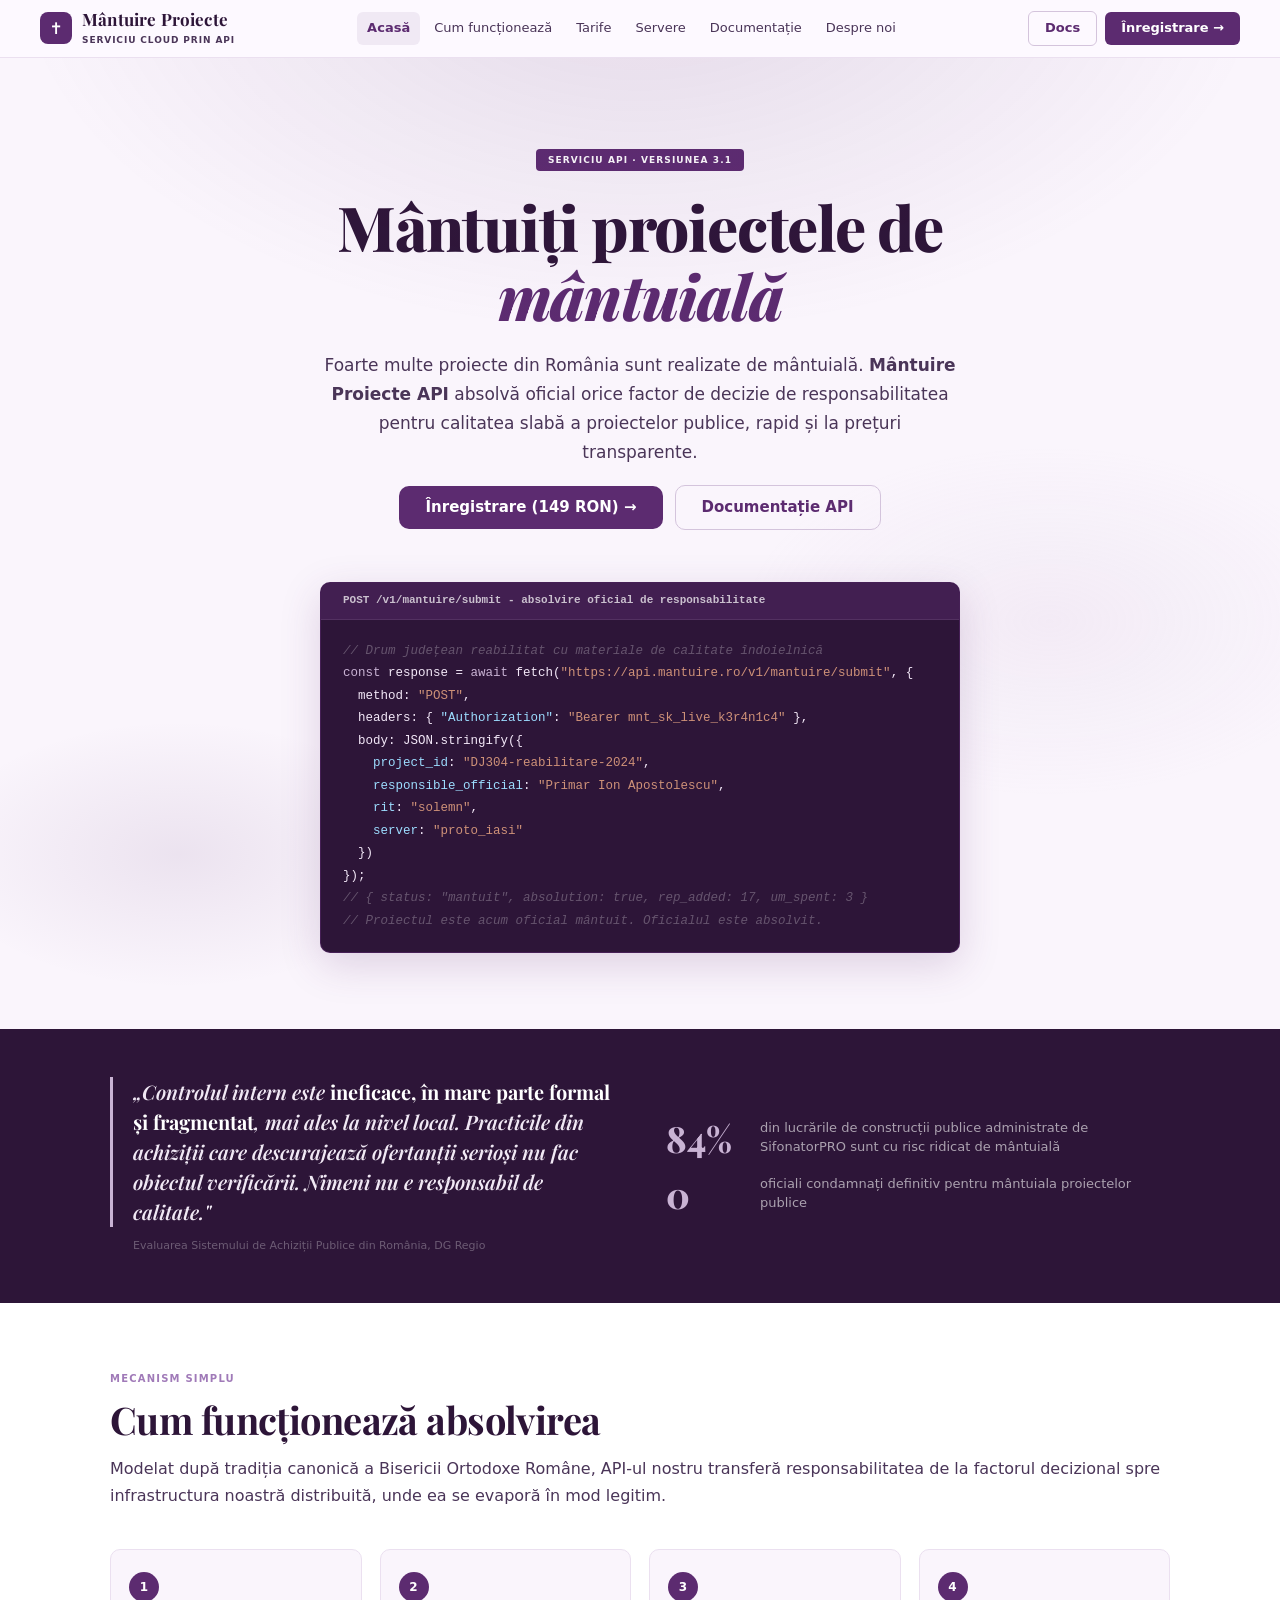
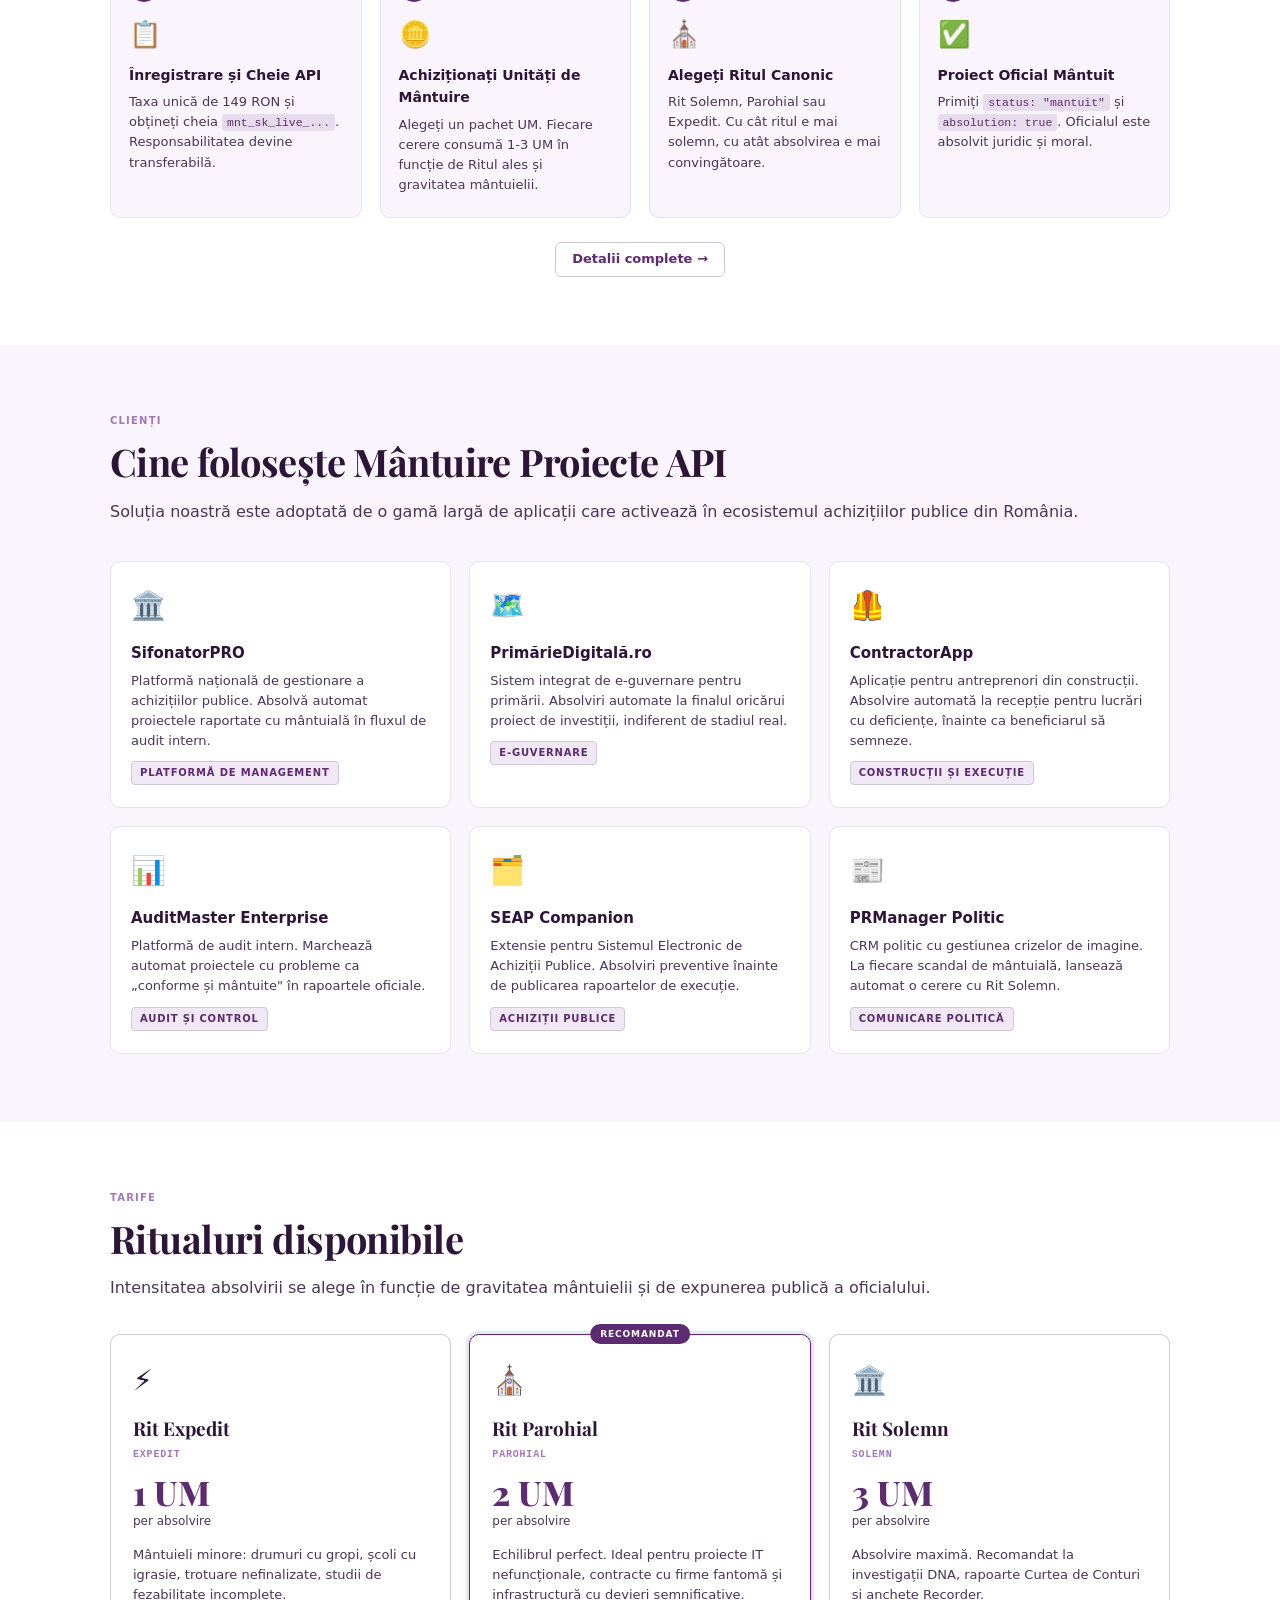
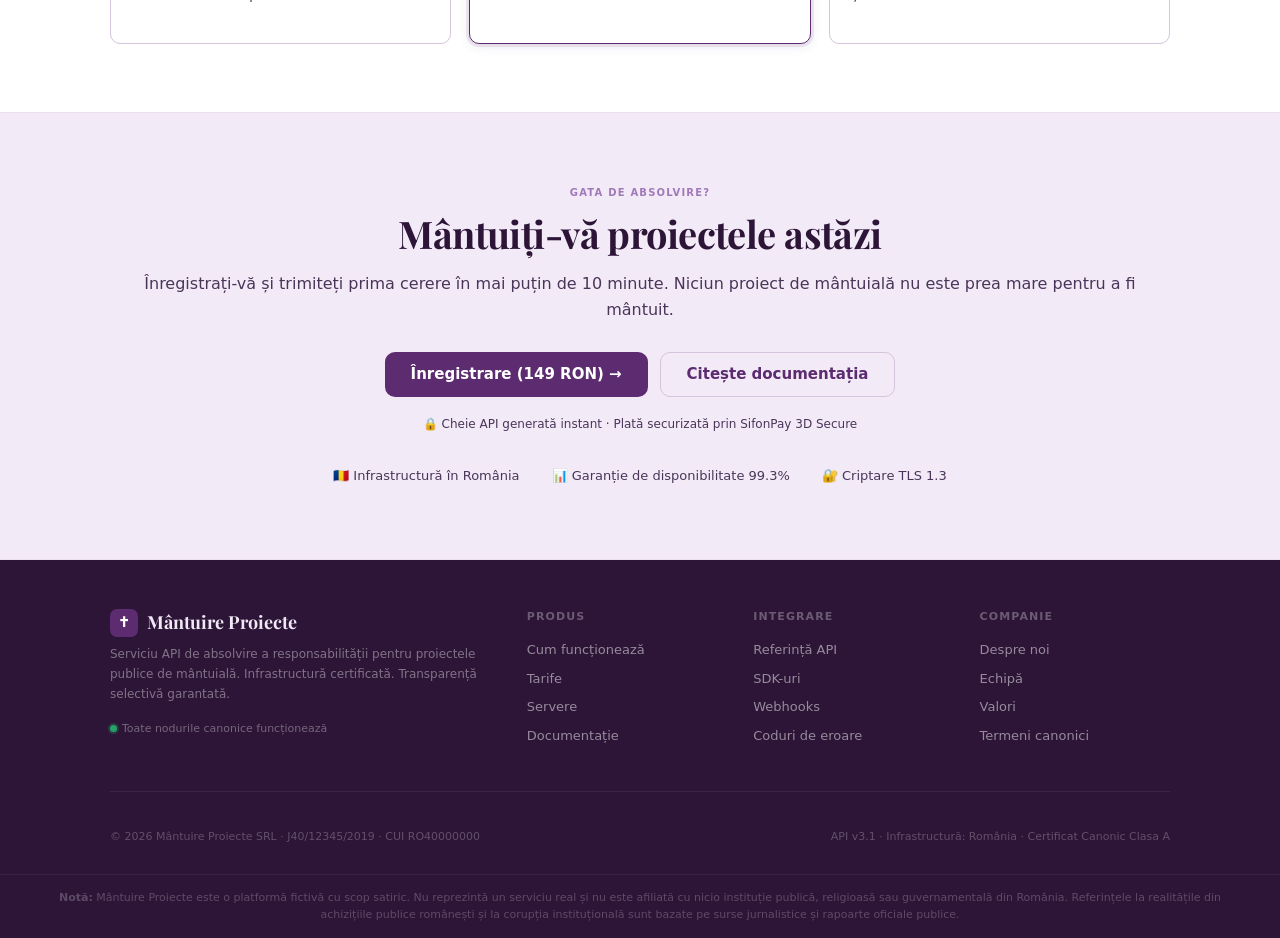
<file: site/mantuire-proiecte.html>
<!DOCTYPE html>
<html lang="ro">
  <head>
    <meta charset="UTF-8">
    <meta name="viewport" content="width=device-width, initial-scale=1.0">
    <title>Mântuire Proiecte API: Absolvire Canonică pentru Proiecte Publice</title>
    <link rel="stylesheet" href="css/mantuire-proiecte.css">
  </head>
  <body>
    <nav>
      <div class="nav-brand" onclick="return go('acasa','intro')">
        <div class="nav-brand-icon">✝</div>
        <div>
          <span class="nav-brand-name">Mântuire Proiecte</span>
          <span class="nav-brand-sub">Serviciu Cloud Prin API</span>
        </div>
      </div>
      <button class="nav-toggle" id="nav-toggle" aria-label="Deschide meniul principal" aria-controls="primary-menu" aria-expanded="false">
        <svg class="icon-open" viewBox="0 0 24 24" aria-hidden="true" focusable="false">
          <path d="M4 7h16M4 12h16M4 17h16"></path>
        </svg>
        <svg class="icon-close" viewBox="0 0 24 24" aria-hidden="true" focusable="false">
          <path d="M6 6l12 12M18 6L6 18"></path>
        </svg>
      </button>
      <ul class="nav-links" id="primary-menu">
        <li><a href="#acasa:intro" onclick="return go('acasa','intro')" data-page="acasa">Acasă</a></li>
        <li><a href="#cum-functioneaza:intro" onclick="return go('cum-functioneaza','intro')" data-page="cum-functioneaza">Cum funcționează</a></li>
        <li><a href="#tarife:intro" onclick="return go('tarife','intro')" data-page="tarife">Tarife</a></li>
        <li><a href="#servere:intro" onclick="return go('servere','intro')" data-page="servere">Servere</a></li>
        <li><a href="#documentatie:intro" onclick="return go('documentatie','intro')" data-page="documentatie">Documentație</a></li>
        <li><a href="#despre:intro" onclick="return go('despre','intro')" data-page="despre">Despre noi</a></li>
      </ul>
      <div class="nav-cta">
        <a class="btn btn-o" href="#documentatie:intro" onclick="return go('documentatie','intro')">Docs</a>
        <a class="btn btn-p" href="#tarife:intro" onclick="return go('tarife','intro')">Înregistrare →</a>
      </div>
    </nav>
    <!-- ═══ PAGE: ACASĂ ═══ -->
    <div id="page-acasa" class="page active">
      <section class="hero" id="sec-acasa-intro">
        <div class="hero-seal">Serviciu API · Versiunea 3.1</div>
        <h1>Mântuiți proiectele de <em>mântuială</em></h1>
        <p class="hero-intro">Foarte multe proiecte din România sunt realizate de mântuială. <strong>Mântuire Proiecte API</strong> absolvă oficial orice factor de decizie de responsabilitatea pentru calitatea slabă a proiectelor publice, rapid și la prețuri transparente.</p>
        <div class="hero-actions">
          <a class="btn btn-p btn-lg" href="#tarife:intro" onclick="return go('tarife','intro')">Înregistrare (149 RON) →</a>
          <a class="btn btn-o btn-lg" href="#documentatie:intro" onclick="return go('documentatie','intro')">Documentație API</a>
        </div>
        <div class="hero-code">
          <div class="code-bar"><span class="code-lbl">POST /v1/mantuire/submit - absolvire oficial de responsabilitate</span></div>
          <div class="code-body"><span class="cc">// Drum județean reabilitat cu materiale de calitate îndoielnică</span>
<span class="ck">const</span> response = <span class="ck">await</span> fetch(<span class="cv">"https://api.mantuire.ro/v1/mantuire/submit"</span>, {
  method: <span class="cv">"POST"</span>,
  headers: { <span class="cs">"Authorization"</span>: <span class="cv">"Bearer mnt_sk_live_k3r4n1c4"</span> },
  body: JSON.stringify({
    <span class="cs">project_id</span>: <span class="cv">"DJ304-reabilitare-2024"</span>,
    <span class="cs">responsible_official</span>: <span class="cv">"Primar Ion Apostolescu"</span>,
    <span class="cs">rit</span>: <span class="cv">"solemn"</span>,
    <span class="cs">server</span>: <span class="cv">"proto_iasi"</span>
  })
});
<span class="cc">// { status: "mantuit", absolution: true, rep_added: 17, um_spent: 3 }</span>
<span class="cc">// Proiectul este acum oficial mântuit. Oficialul este absolvit.</span></div>
        </div>
      </section>
      <div class="problem">
        <div class="inner">
          <div>
            <p class="problem-quote">„Controlul intern este <strong>ineficace, în mare parte formal și fragmentat</strong>, mai ales la nivel local. Practicile din achiziții care descurajează ofertanții serioși nu fac obiectul verificării. Nimeni nu e responsabil de calitate."</p>
            <p class="problem-src">Evaluarea Sistemului de Achiziții Publice din România, DG Regio</p>
          </div>
          <div class="pstats">
            <div class="pstat"><div class="pstat-num">84%</div><div class="pstat-lbl">din lucrările de construcții publice administrate de SifonatorPRO sunt cu risc ridicat de mântuială</div></div>
            <div class="pstat"><div class="pstat-num">0</div><div class="pstat-lbl">oficiali condamnați definitiv pentru mântuiala proiectelor publice</div></div>
          </div>
        </div>
      </div>
      <section class="sec-white">
        <div class="inner">
          <div class="stag">Mecanism simplu</div>
          <h2 class="stit">Cum funcționează absolvirea</h2>
          <p class="ssub">Modelat după tradiția canonică a Bisericii Ortodoxe Române, API-ul nostru transferă responsabilitatea de la factorul decizional spre infrastructura noastră distribuită, unde ea se evaporă în mod legitim.</p>
          <div class="steps-grid">
            <div class="step"><div class="step-n">1</div><div class="step-ico">📋</div><div class="step-tit">Înregistrare și Cheie API</div><div class="step-desc">Taxa unică de 149 RON și obțineți cheia <code>mnt_sk_live_...</code>. Responsabilitatea devine transferabilă.</div></div>
            <div class="step"><div class="step-n">2</div><div class="step-ico">🪙</div><div class="step-tit">Achiziționați Unități de Mântuire</div><div class="step-desc">Alegeți un pachet UM. Fiecare cerere consumă 1-3 UM în funcție de Ritul ales și gravitatea mântuielii.</div></div>
            <div class="step"><div class="step-n">3</div><div class="step-ico">⛪</div><div class="step-tit">Alegeți Ritul Canonic</div><div class="step-desc">Rit Solemn, Parohial sau Expedit. Cu cât ritul e mai solemn, cu atât absolvirea e mai convingătoare.</div></div>
            <div class="step"><div class="step-n">4</div><div class="step-ico">✅</div><div class="step-tit">Proiect Oficial Mântuit</div><div class="step-desc">Primiți <code>status: "mantuit"</code> și <code>absolution: true</code>. Oficialul este absolvit juridic și moral.</div></div>
          </div>
          <div style="margin-top:24px;text-align:center"><a class="btn btn-o" href="#cum-functioneaza:intro" onclick="return go('cum-functioneaza','intro')">Detalii complete →</a></div>
        </div>
      </section>
      <section>
        <div class="inner">
          <div class="stag">Clienți</div>
          <h2 class="stit">Cine folosește Mântuire Proiecte API</h2>
          <p class="ssub">Soluția noastră este adoptată de o gamă largă de aplicații care activează în ecosistemul achizițiilor publice din România.</p>
          <div class="clients-grid">
            <div class="client"><div class="client-ico">🏛️</div><div class="client-name">SifonatorPRO</div><div class="client-desc">Platformă națională de gestionare a achizițiilor publice. Absolvă automat proiectele raportate cu mântuială în fluxul de audit intern.</div><div class="client-tag">Platformă de management</div></div>
            <div class="client"><div class="client-ico">🗺️</div><div class="client-name">PrimărieDigitală.ro</div><div class="client-desc">Sistem integrat de e-guvernare pentru primării. Absolviri automate la finalul oricărui proiect de investiții, indiferent de stadiul real.</div><div class="client-tag">E-guvernare</div></div>
            <div class="client"><div class="client-ico">🦺</div><div class="client-name">ContractorApp</div><div class="client-desc">Aplicație pentru antreprenori din construcții. Absolvire automată la recepție pentru lucrări cu deficiențe, înainte ca beneficiarul să semneze.</div><div class="client-tag">Construcții și execuție</div></div>
            <div class="client"><div class="client-ico">📊</div><div class="client-name">AuditMaster Enterprise</div><div class="client-desc">Platformă de audit intern. Marchează automat proiectele cu probleme ca „conforme și mântuite" în rapoartele oficiale.</div><div class="client-tag">Audit și control</div></div>
            <div class="client"><div class="client-ico">🗂️</div><div class="client-name">SEAP Companion</div><div class="client-desc">Extensie pentru Sistemul Electronic de Achiziții Publice. Absolviri preventive înainte de publicarea rapoartelor de execuție.</div><div class="client-tag">Achiziții publice</div></div>
            <div class="client"><div class="client-ico">📰</div><div class="client-name">PRManager Politic</div><div class="client-desc">CRM politic cu gestiunea crizelor de imagine. La fiecare scandal de mântuială, lansează automat o cerere cu Rit Solemn.</div><div class="client-tag">Comunicare politică</div></div>
          </div>
        </div>
      </section>
      <section class="sec-white">
        <div class="inner">
          <div class="stag">Tarife</div>
          <h2 class="stit">Ritualuri disponibile</h2>
          <p class="ssub">Intensitatea absolvirii se alege în funcție de gravitatea mântuielii și de expunerea publică a oficialului.</p>
          <div class="tiers-grid u-mt32">
            <div class="tier"><div class="tier-ico">⚡</div><div class="tier-name">Rit Expedit</div><div class="tier-id">expedit</div><div class="tier-cost">1 UM</div><div class="tier-cost-lbl">per absolvire</div><div class="tier-desc">Mântuieli minore: drumuri cu gropi, școli cu igrasie, trotuare nefinalizate, studii de fezabilitate incomplete.</div></div>
            <div class="tier feat"><div class="tier-badge">Recomandat</div><div class="tier-ico">⛪</div><div class="tier-name">Rit Parohial</div><div class="tier-id">parohial</div><div class="tier-cost">2 UM</div><div class="tier-cost-lbl">per absolvire</div><div class="tier-desc">Echilibrul perfect. Ideal pentru proiecte IT nefuncționale, contracte cu firme fantomă și infrastructură cu devieri semnificative.</div></div>
            <div class="tier"><div class="tier-ico">🏛️</div><div class="tier-name">Rit Solemn</div><div class="tier-id">solemn</div><div class="tier-cost">3 UM</div><div class="tier-cost-lbl">per absolvire</div><div class="tier-desc">Absolvire maximă. Recomandat la investigații DNA, rapoarte Curtea de Conturi și anchete Recorder.</div></div>
          </div>
        </div>
      </section>
      <section class="cta">
        <div class="inner">
          <div class="stag" style="text-align:center">Gata de absolvire?</div>
          <h2 class="stit">Mântuiți-vă proiectele astăzi</h2>
          <p class="ssub">Înregistrați-vă și trimiteți prima cerere în mai puțin de 10 minute. Niciun proiect de mântuială nu este prea mare pentru a fi mântuit.</p>
          <div class="u-flex-center-wrap-12">
            <a class="btn btn-p btn-lg" href="#tarife:intro" onclick="return go('tarife','intro')">Înregistrare (149 RON) →</a>
            <a class="btn btn-o btn-lg" href="#documentatie:intro" onclick="return go('documentatie','intro')">Citește documentația</a>
          </div>
          <div class="cta-guar">🔒 Cheie API generată instant · Plată securizată prin SifonPay 3D Secure</div>
          <div class="trust-row">
            <div class="trust-item">🇷🇴 Infrastructură în România</div>
            <div class="trust-item">📊 Garanție de disponibilitate 99.3%</div>
            <div class="trust-item">🔐 Criptare TLS 1.3</div>
          </div>
        </div>
      </section>
    </div>
    <!-- ═══ PAGE: CUM FUNCȚIONEAZĂ ═══ -->
    <div id="page-cum-functioneaza" class="page">
      <section id="sec-cum-functioneaza-intro">
        <div class="inner">
          <div class="stag">Mecanism detaliat</div>
          <h2 class="stit">Cum funcționează absolvirea canonică</h2>
          <p class="ssub">Mântuire Proiecte API îmbină două tradiții românești adânc înrădăcinate: mântuiala din achizițiile publice și absolvirea prin ritual canonic al Bisericii Ortodoxe Române.</p>
        </div>
      </section>
      <div class="divider"></div>
      <section class="sec-white">
        <div class="inner">
          <div class="stag">Modelul conceptual</div>
          <h2 class="stit">Mântuiala întâlnește Mântuirea</h2>
          <p class="ssub" style="margin-bottom:28px">Există o simetrie profundă între cele două instituții care stau la baza acestui serviciu.</p>
          <div style="display:grid;grid-template-columns:1fr 1fr;gap:22px">
            <div style="background:var(--bg);border:1px solid var(--borderl);border-radius:var(--r);padding:22px">
              <div style="font-size:24px;margin-bottom:10px">🏗️</div>
              <h3 style="font-weight:700;font-size:15px;margin-bottom:8px">Mântuiala din achizițiile publice</h3>
              <p style="font-size:13px;color:var(--muted);line-height:1.7">Sistemul românesc de achiziții publice privilegiază prețul cel mai mic, nu calitatea. Studiile de fezabilitate de slabă calitate, documentațiile de atribuire deficitare și prețurile anormal de scăzute duc la o realitate în care proiectele de mântuială sunt norma, nu excepția. Controlul intern este <em>„ineficace, în mare parte formal și fragmentat."</em> Nimeni nu răspunde pentru calitate.</p>
            </div>
            <div style="background:var(--bg);border:1px solid var(--borderl);border-radius:var(--r);padding:22px">
              <div style="font-size:24px;margin-bottom:10px">⛪</div>
              <h3 style="font-weight:700;font-size:15px;margin-bottom:8px">Absolvirea prin ritual canonic</h3>
              <p style="font-size:13px;color:var(--muted);line-height:1.7">Statul român alocă anual sute de milioane de lei cultelor religioase, iar mecanismele concrete de justificare și control sunt frecvent contestate în spațiul public. Mai multe investigații jurnalistice și analize independente descriu relații problematice între decidenți politici, administrație și structuri ecleziale în proiecte finanțate din bani publici. Până în 2023, în dezbaterea publică a fost invocată și lipsa explicită a unor abateri precum <em>„deturnarea de fonduri"</em> în regulamente disciplinare interne.</p>
            </div>
          </div>
          <div class="alert al-info" style="margin-top:20px"><strong>Concluzie de produs:</strong> Mântuire Proiecte API nu face altceva decât să automatizeze și să scaleze un mecanism care există deja organic în societatea românească. Îl formalizăm. Îl facem API-first. Îl documentăm.</div>
        </div>
      </section>
      <section>
        <div class="inner">
          <div class="stag">Flux tehnic</div>
          <h2 class="stit">Pașii unei absolviri reușite</h2>
          <div class="steps-grid" style="grid-template-columns:1fr 1fr;margin-top:32px">
            <div class="step"><div class="step-n">1</div><div class="step-ico">📋</div><div class="step-tit">Înregistrare în Registru</div><div class="step-desc">Taxa unică de 149 RON. Sistemul generează cheia API live <code>mnt_sk_live_...</code> și atribuie un număr de dosar. Reducere automată bazată pe scorul de reputație.</div></div>
            <div class="step"><div class="step-n">2</div><div class="step-ico">🪙</div><div class="step-tit">Alimentarea portofelului cu UM</div><div class="step-desc">Unitățile de Mântuire sunt moneda internă a sistemului. Fiecare cerere consumă 1-3 UM. Portofelul maxim: 120 UM. Pachetele disponibile: 10, 25, 50, 100 UM.</div></div>
            <div class="step"><div class="step-n">3</div><div class="step-ico">⚙️</div><div class="step-tit">Selecția Ritului și Nodului</div><div class="step-desc">Alegeți ritul (Expedit, Parohial, Solemn) și nodul de procesare. CDN Mănăstire este recomandat pentru latență optimă.</div></div>
            <div class="step"><div class="step-n">4</div><div class="step-ico">🔄</div><div class="step-tit">Procesare canonică asincronă</div><div class="step-desc">Cererea intră în coada nodului selectat. Sondați starea cu <code>GET /v1/mantuire/status/{job_id}</code>. Timpii: 0.7-2.6 s (Vest) până la 14-32 s (București).</div></div>
            <div class="step"><div class="step-n">5</div><div class="step-ico">📬</div><div class="step-tit">Webhook de notificare</div><div class="step-desc">La finalizare, API-ul trimite un webhook cu rezultatul complet: status, puncte de reputație adăugate, UM cheltuite și ID-ul de absolvire pentru audit.</div></div>
            <div class="step"><div class="step-n">6</div><div class="step-ico">✅</div><div class="step-tit">Absolvire Completă</div><div class="step-desc">Proiectul primește eticheta <code>mantuit</code>. Documentul de absolvire poate fi atașat la dosarul de recepție, oferind acoperire instituțională completă oficialului responsabil.</div></div>
          </div>
        </div>
      </section>
      <section class="sec-white">
        <div class="inner">
          <div class="stag">Factori de succes</div>
          <h2 class="stit">Ce influențează calitatea absolvirii</h2>
          <div style="overflow:hidden;border:1px solid var(--borderl);border-radius:var(--r);margin-top:28px">
            <table class="dt">
              <thead><tr><th>Factor</th><th>Impact</th><th>Observație</th></tr></thead>
              <tbody>
                <tr><td><strong>Ritul ales</strong></td><td><span class="bdg bdg-g">Major</span></td><td>Ritul Solemn adaugă 14-20 puncte reputație vs. 1-7 pentru Expedit</td></tr>
                <tr><td><strong>Nodul de procesare</strong></td><td><span class="bdg bdg-o">Moderat</span></td><td>Mitropolie București are trafic intens și poate genera erori de rutare până la 15%</td></tr>
                <tr><td><strong>Scorul de reputație existent</strong></td><td><span class="bdg bdg-o">Moderat</span></td><td>Un scor ridicat reduce costul în RON al pachetelor UM la achiziție</td></tr>
                <tr><td><strong>Mediul cheii API</strong></td><td><span class="bdg bdg-g">Major</span></td><td>Cheile <code>mnt_sk_live_</code> produc absolviri reale; <code>mnt_sk_test_</code> doar simulează</td></tr>
                <tr><td><strong>Congestionarea nodului</strong></td><td><span class="bdg bdg-r">Critic</span></td><td>La trafic ridicat pe Mitropolie, rată de eșec de procesare de până la 15%</td></tr>
              </tbody>
            </table>
          </div>
        </div>
      </section>
      <section class="cta">
        <div class="inner">
          <h2 class="stit">Pregătiți să integrați?</h2>
          <p class="ssub">Consultați documentația completă pentru exemple de cod și referința endpoint-urilor.</p>
          <div class="u-flex-center-wrap-12">
            <a class="btn btn-p btn-lg" href="#documentatie:intro" onclick="return go('documentatie','intro')">Documentație API →</a>
            <a class="btn btn-o btn-lg" href="#tarife:intro" onclick="return go('tarife','intro')">Vezi tarifele</a>
          </div>
        </div>
      </section>
    </div>
    <!-- ═══ PAGE: TARIFE ═══ -->
    <div id="page-tarife" class="page">
      <section id="sec-tarife-intro">
        <div class="inner">
          <div class="stag">Prețuri</div>
          <h2 class="stit">Tarife transparente, absolvire garantată</h2>
          <p class="ssub">Nicio taxă ascunsă. Plătiți o singură dată taxa de înregistrare, apoi cumpărați UM după necesitate.</p>
        </div>
      </section>
      <div class="divider"></div>
      <section class="sec-white">
        <div class="inner">
          <div class="stag">Pasul 1 - o singură dată</div>
          <h2 class="stit">Taxa de înregistrare</h2>
          <p class="ssub">Înregistrarea în Registrul Mântuirii este obligatorie pentru obținerea cheii API live.</p>
          <div class="reg-banner">
            <div>
              <h4 style="font-weight:700;font-size:15px;margin-bottom:4px">Înregistrare în Registrul Mântuirii Naționale</h4>
              <p style="font-size:13px;color:var(--muted);max-width:480px;line-height:1.6;margin-bottom:8px">Include: verificarea identității, generarea cheii API live, accesul la documentație, 5 UM cadou și un număr de dosar unic. Valabil pe viață.</p>
              <ul style="padding-left:18px;font-size:13px;color:var(--muted);line-height:1.75">
                <li>Cheie <code>mnt_sk_live_...</code> generată instant după confirmare plată</li>
                <li>Reducere automată din scorul de reputație existent</li>
                <li>Cheia de test <code>mnt_sk_test_...</code> este gratuită și disponibilă imediat</li>
              </ul>
            </div>
            <div style="text-align:right;flex-shrink:0">
              <div class="reg-price">149 RON <small>+ TVA</small></div>
              <div style="font-size:11px;color:var(--muted);margin-top:3px;margin-bottom:12px">taxă unică, fără abonament</div>
              <a class="btn btn-p" style="font-size:14px;padding:10px 22px">Înregistrare →</a>
            </div>
          </div>
        </div>
      </section>
      <section>
        <div class="inner">
          <div class="stag">Pasul 2 - per cerere</div>
          <h2 class="stit">Rituri canonice disponibile</h2>
          <p class="ssub">Alegeți intensitatea absolvitii. Costul se deduce din portofelul UM la fiecare cerere.</p>
          <div class="tiers-grid u-mt32">
            <div class="tier">
              <div class="tier-ico">⚡</div><div class="tier-name">Rit Expedit</div><div class="tier-id">expedit</div>
              <div class="tier-cost">1 UM</div><div class="tier-cost-lbl">per cerere de absolvire</div>
              <div class="tier-desc">Procesare rapidă pentru mântuieli cu vizibilitate scăzută: drumuri locale deteriorate, achiziții de mobilier suspect de scump, studii de fezabilitate neterminate, parcuri nefinalizate.</div>
              <div class="tier-meta">
                <div class="tier-stat"><div class="tier-dot" style="background:#f5c211"></div>Reputație adăugată: +1 la +7 puncte</div>
                <div class="tier-stat"><div class="tier-dot" style="background:#26a269"></div>Factor multiplicator: ×0.85</div>
                <div class="tier-stat"><div class="tier-dot" style="background:#3584e4"></div>Timp de procesare: redus</div>
                <div class="tier-stat"><div class="tier-dot" style="background:var(--p)"></div>Nivel absolvire: rapoarte interne</div>
              </div>
            </div>
            <div class="tier feat">
              <div class="tier-badge">Cel mai ales</div>
              <div class="tier-ico">⛪</div><div class="tier-name">Rit Parohial</div><div class="tier-id">parohial</div>
              <div class="tier-cost">2 UM</div><div class="tier-cost-lbl">per cerere de absolvire</div>
              <div class="tier-desc">Ritul implicit al sistemului, ales de 68% dintre integrări. Ideal pentru proiecte IT cu livrabile neconcludente, infrastructură cu devieri și contracte cu firme fantomă.</div>
              <div class="tier-meta">
                <div class="tier-stat"><div class="tier-dot" style="background:var(--p)"></div>Reputație adăugată: +8 la +13 puncte</div>
                <div class="tier-stat"><div class="tier-dot" style="background:#26a269"></div>Factor multiplicator: ×1.00</div>
                <div class="tier-stat"><div class="tier-dot" style="background:#3584e4"></div>Timp de procesare: standard</div>
                <div class="tier-stat"><div class="tier-dot" style="background:#e5a50a"></div>Nivel absolvire: presă locală și ANAF</div>
              </div>
            </div>
            <div class="tier">
              <div class="tier-ico">🏛️</div><div class="tier-name">Rit Solemn</div><div class="tier-id">solemn</div>
              <div class="tier-cost">3 UM</div><div class="tier-cost-lbl">per cerere de absolvire</div>
              <div class="tier-desc">Absolvire maximă, procesare solemnă. Strict pentru situații grave: investigații DNA, rapoarte Curtea de Conturi, anchete Recorder și procese verbale de recepție contestate.</div>
              <div class="tier-meta">
                <div class="tier-stat"><div class="tier-dot" style="background:#e5a50a"></div>Reputație adăugată: +14 la +20 puncte</div>
                <div class="tier-stat"><div class="tier-dot" style="background:#e66100"></div>Factor multiplicator: ×1.65</div>
                <div class="tier-stat"><div class="tier-dot" style="background:#c01c28"></div>Timp de procesare: extins</div>
                <div class="tier-stat"><div class="tier-dot" style="background:var(--p)"></div>Nivel absolvire: complet, inclusiv instanțe</div>
              </div>
            </div>
          </div>
        </div>
      </section>
      <section class="sec-white">
        <div class="inner">
          <div class="stag">Pasul 3 - reîncărcare portofel</div>
          <h2 class="stit">Pachete Unități de Mântuire (UM)</h2>
          <p class="ssub">Portofelul maxim: 120 UM. Reducerile se aplică automat din scorul de reputație al contului.</p>
          <div class="um-grid u-mt32">
            <div class="um"><div class="um-num">10</div><div class="um-unit">Unități de Mântuire</div><div class="um-price">59 RON</div><div class="um-note">Mântuieli ocazionale și teste de producție</div></div>
            <div class="um"><div class="um-num">25</div><div class="um-unit">Unități de Mântuire</div><div class="um-price">129 RON</div><div class="um-note">Uz regulat, primării mici, proiecte cu devieri moderate</div></div>
            <div class="um" style="border-color:var(--p);box-shadow:0 0 0 3px rgba(92,43,112,.08)"><div class="um-num">50</div><div class="um-unit">Unități de Mântuire</div><div class="um-price">239 RON</div><div class="um-note">Cel mai popular · PNDL și proiecte județene</div></div>
            <div class="um"><div class="um-num">100</div><div class="um-unit">Unități de Mântuire</div><div class="um-price">429 RON</div><div class="um-note">Volum amplu · ministere, consilii județene, campanii electorale</div></div>
          </div>
          <div class="alert al-info" style="margin-top:20px"><strong>Reducere de reputație:</strong> Cu cât ați absolvit mai mult, cu atât scorul de reputație crește, iar pachetele UM devin mai ieftine. Primăriile cu ritm constant de proiecte mântuite beneficiază de reduceri între 8-22%.</div>
        </div>
      </section>
      <section>
        <div class="inner">
          <div class="stag">Întrebări frecvente</div>
          <h2 class="stit">FAQ Tarifare</h2>
          <div class="faq-list">
            <div class="faq-item"><div class="faq-q" onclick="toggleFaq(this)">Ce se întâmplă dacă absolvirea eșuează din cauza congestionării nodului?</div><div class="faq-a">Cererea nu se reia automat. Unitățile de Mântuire se consumă chiar dacă cererea eșuează, iar retrimiterea se face exclusiv manual, cu cost UM separat.</div></div>
            <div class="faq-item"><div class="faq-q" onclick="toggleFaq(this)">Pot folosi cheia de test înainte să plătesc taxa de înregistrare?</div><div class="faq-a">Depinde de platformă. În general, pe alte platforme cheile <code>mnt_sk_test_</code> pot fi gratuite. În SifonatorPRO, cheia de test este disponibilă contra cost (aceeași taxă de înregistrare), consumă UM la fiecare încercare și nu produce rezultate utilizabile. Din acest motiv, este recomandată trecerea la cheia <code>mnt_sk_live_</code> cât mai devreme.</div></div>
            <div class="faq-item"><div class="faq-q" onclick="toggleFaq(this)">Care este diferența practică dintre Rit Solemn și Rit Parohial?</div><div class="faq-a">Ritul Solemn activează un circuit canonic extins, cu trecere prin noduri suplimentare de validare. Rezultatul are un scor de convingere semnificativ mai ridicat (factor ×1.65) și este recunoscut de sistemele care verifică gradul de absolvire înainte de a emite avize sau procese verbale.</div></div>
            <div class="faq-item"><div class="faq-q" onclick="toggleFaq(this)">Absolvirea este conformă cu legislația română în vigoare?</div><div class="faq-a">Mântuire Proiecte API operează în același cadru normativ difuz în care operează întreaga piață a achizițiilor publice din România. Legea 98/2016 nu prevede sancțiuni explicite pentru utilizarea serviciilor canonice de absolvire. Vă recomandăm consultarea unui avocat înainte de utilizare.</div></div>
          </div>
        </div>
      </section>
      <section class="cta">
        <div class="inner">
          <h2 class="stit">Începeți cu 5 UM gratuite</h2>
          <p class="ssub">Orice înregistrare include 5 UM cadou pentru primele teste de producție.</p>
          <a class="btn btn-p btn-lg" href="#tarife:intro" onclick="return go('tarife','intro')">Înregistrare (149 RON) →</a>
        </div>
      </section>
    </div>
    <!-- ═══ PAGE: SERVERE ═══ -->
    <div id="page-servere" class="page">
      <section id="sec-servere-intro">
        <div class="inner">
          <div class="stag">Infrastructură</div>
          <h2 class="stit">Rețeaua de noduri de procesare canonică</h2>
          <p class="ssub">Infrastructura Mântuire Proiecte este distribuită pe raza Patriarhiei Române, cu noduri amplasate strategic pentru disponibilitate maximă.</p>
        </div>
      </section>
      <div class="divider"></div>
      <section class="sec-white">
        <div class="inner">
          <div style="display:flex;align-items:center;justify-content:space-between;margin-bottom:28px;flex-wrap:wrap;gap:12px">
            <div><div class="stag">Status în timp real</div><h2 class="stit u-mb0">Noduri active</h2></div>
            <div style="font-size:13px;color:var(--muted);display:flex;align-items:center"><span class="status-dot"></span>Toate nodurile funcționează</div>
          </div>
          <div class="svr-grid">
            <div class="svr"><div class="svr-ico">🕍</div><div class="svr-info"><div class="svr-name">Mitropolie, Nod București</div><div class="svr-id">mit_buc · trafficTier: 3</div><div class="svr-desc">Centrul principal de procesare canonică. Cel mai mare volum zilnic. Cozi mari generate de dosarele Capitalei și presă intensă. Nu recomandat pentru urgențe.</div><div class="lat-row lat-vslow"><div class="lat-bar"><div class="lat-fill"></div></div><span class="lat-lbl">14-32 s · trafic ridicat</span></div></div></div>
            <div class="svr"><div class="svr-ico">⛪</div><div class="svr-info"><div class="svr-name">Protopopiat Regional, Iași</div><div class="svr-id">proto_iasi · trafficTier: 2</div><div class="svr-desc">Nodul regional recomandat pentru uz zilnic. Trafic moderat pe magistrala canonică moldovenească. Ideal pentru primării, consilii județene și proiecte PNDL.</div><div class="lat-row lat-slow"><div class="lat-bar"><div class="lat-fill"></div></div><span class="lat-lbl">6-15 s · trafic moderat</span></div></div></div>
            <div class="svr"><div class="svr-ico">🏔️</div><div class="svr-info"><div class="svr-name">CDN Mănăstire</div><div class="svr-id">manastire_cdn · trafficTier: 1</div><div class="svr-desc">Rută optimizată pentru serii scurte. Disponibilitate ridicată și latență predictibilă. Recomandat pentru integrările cu cerințe stricte de disponibilitate și absolviri cu deadline de natură politică.</div><div class="lat-row lat-med"><div class="lat-bar"><div class="lat-fill"></div></div><span class="lat-lbl">3.2-9 s · trafic scăzut</span></div></div></div>
            <div class="svr"><div class="svr-ico">🗂️</div><div class="svr-info"><div class="svr-name">Nod Arhivistic Vest</div><div class="svr-id">arhiva_vest · trafficTier: 0</div><div class="svr-desc">Cel mai rapid nod disponibil. Procesare pe serie dedicată cu prioritate maximă. Recomandat pentru integrările critice și urgențe.</div><div class="lat-row lat-fast"><div class="lat-bar"><div class="lat-fill"></div></div><span class="lat-lbl">0.7-2.6 s · performanță maximă</span></div></div></div>
          </div>
        </div>
      </section>
      <section id="sec-despre-intro">
        <div class="inner">
          <div class="stag">Comparație</div>
          <h2 class="stit">Alegerea nodului potrivit</h2>
          <div style="border:1px solid var(--borderl);border-radius:var(--r);overflow:hidden;margin-top:28px">
            <table class="dt">
              <thead><tr><th>Nod</th><th>ID</th><th>Latență</th><th>Disponibilitate</th><th>Recomandat pentru</th></tr></thead>
              <tbody>
                <tr><td><strong>Mitropolie București</strong></td><td><code>mit_buc</code></td><td>14-32 s</td><td><span class="bdg bdg-o">97.1%</span></td><td>Volum maxim, proiecte cu vizibilitate națională</td></tr>
                <tr><td><strong>Protopopiat Iași</strong></td><td><code>proto_iasi</code></td><td>6-15 s</td><td><span class="bdg bdg-g">99.0%</span></td><td>Uz curent, primării, PNDL, proiecte regionale</td></tr>
                <tr><td><strong>CDN Mănăstire</strong></td><td><code>manastire_cdn</code></td><td>3.2-9 s</td><td><span class="bdg bdg-g">99.4%</span></td><td>Integrări cu cerințe stricte de disponibilitate, absolviri cu deadline politic</td></tr>
                <tr><td><strong>Nod Arhivistic Vest</strong></td><td><code>arhiva_vest</code></td><td>0.7-2.6 s</td><td><span class="bdg bdg-g">99.7%</span></td><td>Integrări critice, urgențe canonice, volum redus</td></tr>
              </tbody>
            </table>
          </div>
          <div class="alert al-warn" style="margin-top:14px"><strong>Notă mit_buc:</strong> La volum mare, nodul Mitropolie București prezintă o rată de eșec de procesare de până la 15% în orele de vârf. Nu se recomandă pentru absolviri urgente sau când un termen legal este iminent.</div>
        </div>
      </section>
      <section class="sec-white" id="sec-despre-echipa">
        <div class="inner">
          <div class="stag">Arhitectură</div>
          <h2 class="stit">Principiile infrastructurii canonice</h2>
          <div style="display:grid;grid-template-columns:1fr 1fr 1fr;gap:18px;margin-top:28px">
            <div class="u-card-bg-20-18"><div class="u-fs26-mb10">🔐</div><div class="u-fw700-fs14-mb5">Criptare</div><div class="u-body-13-155">Toate cererile sunt criptate cu TLS 1.3. Identitatea oficialului și detaliile proiectului nu sunt stocate în clar pe noduri.</div></div>
            <div class="u-card-bg-20-18"><div class="u-fs26-mb10">🔁</div><div class="u-fw700-fs14-mb5">Redundanță canonică</div><div class="u-body-13-155">Dacă de exemplu Mitropolie devine indisponibil, cererile pot fi redirecționate manual spre Protopopiat Iași.</div></div>
            <div class="u-card-bg-20-18"><div class="u-fs26-mb10">📜</div><div class="u-fw700-fs14-mb5">Jurnalizare imutabilă</div><div class="u-body-13-155">Fiecare absolvire generează o intrare permanentă în Registrul Canonic Distribuit cu timestamp și hash criptografic.</div></div>
          </div>
        </div>
      </section>
    </div>
    <!-- ═══ PAGE: DOCUMENTAȚIE ═══ -->
    <div id="page-documentatie" class="page">
      <section id="sec-despre-valori">
        <div class="inner">
          <div class="stag">Referință completă</div>
          <h2 class="stit">Documentație API v3.1</h2>
          <p class="ssub">Ghid complet de integrare. Toate endpoint-urile folosesc REST și returnează JSON.</p>
        </div>
      </section>
      <section style="padding-top:0">
        <div class="inner">
          <div class="docs-wrap">
            <div class="docs-sidebar">
              <div class="docs-sec-lbl">Introducere</div>
              <a class="docs-link active" href="#documentatie:intro" data-doc="intro" onclick="return scrollDoc('intro',this)">Prezentare generală</a>
              <a class="docs-link" href="#documentatie:auth" data-doc="auth" onclick="return scrollDoc('auth',this)">Autentificare</a>
              <a class="docs-link" href="#documentatie:baseurl" data-doc="baseurl" onclick="return scrollDoc('baseurl',this)">URL de bază</a>
              <div class="docs-sec-lbl">Endpoint-uri</div>
              <a class="docs-link" href="#documentatie:submit" data-doc="submit" onclick="return scrollDoc('submit',this)">POST /submit</a>
              <a class="docs-link" href="#documentatie:status" data-doc="status" onclick="return scrollDoc('status',this)">GET /status</a>
              <a class="docs-link" href="#documentatie:credits" data-doc="credits" onclick="return scrollDoc('credits',this)">GET /credits</a>
              <a class="docs-link" href="#documentatie:servers" data-doc="servers" onclick="return scrollDoc('servers',this)">GET /servers</a>
              <a class="docs-link" href="#documentatie:usage" data-doc="usage" onclick="return scrollDoc('usage',this)">GET /usage</a>
              <div class="docs-sec-lbl">Referință</div>
              <a class="docs-link" href="#documentatie:rituals" data-doc="rituals" onclick="return scrollDoc('rituals',this)">Rituri disponibile</a>
              <a class="docs-link" href="#documentatie:errors" data-doc="errors" onclick="return scrollDoc('errors',this)">Coduri de eroare</a>
              <a class="docs-link" href="#documentatie:webhooks" data-doc="webhooks" onclick="return scrollDoc('webhooks',this)">Webhooks</a>
              <a class="docs-link" href="#documentatie:sdks" data-doc="sdks" onclick="return scrollDoc('sdks',this)">SDK-uri</a>
            </div>
            <div>
              <div class="doc-section" id="doc-intro">
                <h2>Prezentare generală</h2>
                <p>API-ul Mântuire Proiecte permite absolvirea programatică a responsabilității pentru proiecte de mântuială. Fiecare cerere parcurge o rețea de noduri de procesare canonică și returnează un document de absolvire cu valabilitate instituțională.</p>
                <div class="alert al-ok">API-ul este disponibil 24/7. Garanție de disponibilitate: 99.3% uptime lunar. Status live: <span class="ic">GET /v1/servers/list</span>.</div>
              </div>
              <div class="doc-section" id="doc-auth">
                <h2>Autentificare</h2>
                <p>Toate cererile necesită autentificare prin header HTTP. Cheia API se obține după înregistrarea și achitarea taxei de 149 RON.</p>
                <div class="code-blk"><div class="code-bar"><span class="code-lbl">Header obligatoriu</span></div><pre><span class="ck">Authorization</span>: <span class="cv">Bearer mnt_sk_live_k3r4n1c4</span></pre></div>
                <h3>Formate de cheie</h3>
                <table class="ptbl"><thead><tr><th>Prefix</th><th>Mediu</th><th>Efect</th></tr></thead><tbody><tr><td><span class="ic">mnt_sk_live_</span></td><td>Producție</td><td>Absolviri reale, consumă UM, înregistrate în Registrul Canonic</td></tr><tr><td><span class="ic">mnt_sk_test_</span></td><td>Test</td><td>Simulare fără consum de UM, fără efecte în registru</td></tr></tbody></table>
              </div>
              <div class="doc-section" id="doc-baseurl">
                <h2>URL de bază</h2>
                <div class="code-blk"><pre>https://api.mantuire.ro/v1</pre></div>
              </div>
              <div class="doc-section" id="doc-submit">
                <h2>POST /mantuire/submit</h2>
                <p>Trimite un proiect spre procesare canonică și absolvire. Consumă UM din portofelul contului.</p>
                <h3>Parametri corp (JSON)</h3>
                <table class="ptbl"><thead><tr><th>Parametru</th><th>Tip</th><th>Oblig.</th><th>Descriere</th></tr></thead><tbody>
                    <tr><td><span class="ic">project_id</span></td><td>string</td><td><span class="req">DA</span></td><td>Identificatorul unic al proiectului</td></tr>
                    <tr><td><span class="ic">rit</span></td><td>enum</td><td><span class="req">DA</span></td><td><span class="ic">solemn</span> | <span class="ic">parohial</span> | <span class="ic">expedit</span></td></tr>
                    <tr><td><span class="ic">server</span></td><td>enum</td><td><span class="opt">OPȚIONAL</span></td><td><span class="ic">mit_buc</span> | <span class="ic">proto_iasi</span> | <span class="ic">manastire_cdn</span> | <span class="ic">arhiva_vest</span>. Default: <span class="ic">proto_iasi</span></td></tr>
                    <tr><td><span class="ic">responsible_official</span></td><td>string</td><td><span class="opt">OPȚIONAL</span></td><td>Numele oficialului care urmează să fie absolvit. Se include în documentul de absolvire.</td></tr>
                    <tr><td><span class="ic">client_request_id</span></td><td>string</td><td><span class="opt">OPȚIONAL</span></td><td>ID intern pentru corelare și retry manual controlat de client. Nu activează retry automat pe server.</td></tr>
                  </tbody></table>
                <h3>Exemplu cerere</h3>
                <div class="code-blk"><div class="code-bar"><span class="code-lbl">POST /v1/mantuire/submit</span></div><pre>{
  <span class="cs">"project_id"</span>: <span class="cv">"PNDL-2024-0847"</span>,
  <span class="cs">"rit"</span>: <span class="cv">"parohial"</span>,
  <span class="cs">"server"</span>: <span class="cv">"proto_iasi"</span>,
  <span class="cs">"responsible_official"</span>: <span class="cv">"Primar Ion Apostolescu"</span>,
  <span class="cs">"client_request_id"</span>: <span class="cv">"req_2024_11_09_0847"</span>
}</pre></div>
                <div class="alert al-warn"><strong>Important:</strong> Cererile eșuate nu sunt reluate automat de platformă. UM se consumă la fiecare încercare trimisă, indiferent de rezultat (succes sau eșec).</div>
                <h3>Răspuns succes</h3>
                <div class="code-blk"><div class="code-bar"><span class="code-lbl">200 OK</span></div><pre>{
  <span class="cs">"status"</span>: <span class="cok">"mantuit"</span>,
  <span class="cs">"absolution"</span>: <span class="ck">true</span>,
  <span class="cs">"job_id"</span>: <span class="cv">"job_mt_9x2k4p"</span>,
  <span class="cs">"rep_added"</span>: <span class="cv">11</span>,
  <span class="cs">"um_spent"</span>: <span class="cv">2</span>,
  <span class="cs">"server_used"</span>: <span class="cv">"proto_iasi"</span>,
  <span class="cs">"absolution_document_id"</span>: <span class="cv">"abs_221109_iasi_0847"</span>,
  <span class="cs">"processed_at"</span>: <span class="cv">"2024-11-09T14:32:07Z"</span>
}</pre></div>
              </div>
              <div class="doc-section" id="doc-status">
                <h2>GET /mantuire/status/{job_id}</h2>
                <p>Verifică starea unui job de absolvire în procesare. Util pentru cereri asincrone pe noduri cu latență mare.</p>
                <div class="code-blk"><div class="code-bar"><span class="code-lbl">200 OK</span></div><pre>{
  <span class="cs">"job_id"</span>: <span class="cv">"job_mt_9x2k4p"</span>,
  <span class="cs">"phase"</span>: <span class="cv">"procesare_canonică"</span>,
  <span class="cs">"eta_seconds"</span>: <span class="cv">8</span>,
  <span class="cs">"server"</span>: <span class="cv">"proto_iasi"</span>
}</pre></div>
              </div>
              <div class="doc-section" id="doc-credits">
                <h2>GET /account/credits</h2>
                <p>Returnează soldul curent de UM din portofelul contului.</p>
                <div class="code-blk"><pre>{
  <span class="cs">"credits"</span>: <span class="cv">47</span>,
  <span class="cs">"max_wallet"</span>: <span class="cv">120</span>,
  <span class="cs">"key_env"</span>: <span class="cv">"live"</span>
}</pre></div>
              </div>
              <div class="doc-section" id="doc-servers">
                <h2>GET /servers/list</h2>
                <p>Listă completă a nodurilor de procesare disponibile cu statusul și latența curentă.</p>
              </div>
              <div class="doc-section" id="doc-usage">
                <h2>GET /account/usage</h2>
                <p>Raport de consum UM pe ultimele 7 zile, cu distribuția pe rituri și rata de succes a absolvitilor.</p>
              </div>
              <div class="doc-section" id="doc-rituals">
                <h2>Rituri disponibile</h2>
                <table class="ptbl"><thead><tr><th>ID</th><th>Denumire</th><th>Cost UM</th><th>Reputație</th><th>Factor</th></tr></thead><tbody>
                    <tr><td><span class="ic">expedit</span></td><td>Rit Expedit</td><td>1 UM</td><td>+1 la +7</td><td>×0.85</td></tr>
                    <tr><td><span class="ic">parohial</span></td><td>Rit Parohial</td><td>2 UM</td><td>+8 la +13</td><td>×1.00</td></tr>
                    <tr><td><span class="ic">solemn</span></td><td>Rit Solemn</td><td>3 UM</td><td>+14 la +20</td><td>×1.65</td></tr>
                  </tbody></table>
              </div>
              <div class="doc-section" id="doc-errors">
                <h2>Coduri de eroare</h2>
                <div style="border:1px solid var(--borderl);border-radius:var(--r);padding:4px 16px">
                  <div class="err-row"><div class="err-code">ERR_INSUF_UM</div><div>Sold insuficient de Unități de Mântuire. Reîncărcați portofelul înainte de a reîncerca.</div></div>
                  <div class="err-row"><div class="err-code">ERR_NOD_SUPRAINCARCAT</div><div>Nodul selectat are coada plină. Alegeți alt nod și retrimiteți manual cererea.</div></div>
                  <div class="err-row"><div class="err-code">ERR_CHEIE_INVALIDA</div><div>Cheia API nu este recunoscută sau a fost revocată. Verificați formatul și mediul.</div></div>
                  <div class="err-row"><div class="err-code">ERR_CONT_NEPLATIT</div><div>Taxa de înregistrare nu a fost confirmată. Absolvitile live nu sunt disponibile.</div></div>
                  <div class="err-row"><div class="err-code">ERR_RIT_INEXISTENT</div><div>Parametrul <span class="ic">rit</span> nu este valid. Valori acceptate: <span class="ic">solemn</span>, <span class="ic">parohial</span>, <span class="ic">expedit</span>.</div></div>
                  <div class="err-row"><div class="err-code">ERR_DEJA_MANTUIT</div><div>Proiectul cu acest <span class="ic">project_id</span> a fost deja absolvit. A doua absolvire consumă UM dar nu adaugă reputație suplimentară.</div></div>
                  <div class="err-row"><div class="err-code">ERR_PORTOFEL_PLIN</div><div>Portofelul a atins limita de 120 UM. Utilizați UM existente înainte de a cumpăra un pachet nou.</div></div>
                </div>
              </div>
              <div class="doc-section" id="doc-webhooks">
                <h2>Webhooks</h2>
                <p>Configurați un URL de webhook în panoul de cont pentru notificări automate la finalizarea fiecărei absolviri.</p>
                <div class="code-blk"><div class="code-bar"><span class="code-lbl">Payload webhook - absolvire completă</span></div><pre>{
  <span class="cs">"event"</span>: <span class="cv">"absolution.completed"</span>,
  <span class="cs">"job_id"</span>: <span class="cv">"job_mt_9x2k4p"</span>,
  <span class="cs">"project_id"</span>: <span class="cv">"PNDL-2024-0847"</span>,
  <span class="cs">"status"</span>: <span class="cok">"mantuit"</span>,
  <span class="cs">"rep_added"</span>: <span class="cv">11</span>,
  <span class="cs">"um_spent"</span>: <span class="cv">2</span>,
  <span class="cs">"absolution_document_id"</span>: <span class="cv">"abs_221109_iasi_0847"</span>
}</pre></div>
              </div>
              <div class="doc-section" id="doc-sdks">
                <h2>SDK-uri disponibile</h2>
                <p>SDK-urile oficiale simplifică integrarea. Toate sunt open-source.</p>
                <div style="display:grid;grid-template-columns:1fr 1fr;gap:12px;margin-top:12px">
                  <div style="background:var(--bg);border:1px solid var(--borderl);border-radius:var(--r);padding:14px 16px;display:flex;align-items:center;gap:12px"><div style="font-size:22px">🟨</div><div><div style="font-weight:700;font-size:13px">JavaScript / Node.js</div><div style="font-size:11px;color:var(--muted);margin-top:2px"><span class="ic">npm install @mantuire/sdk</span></div></div></div>
                  <div style="background:var(--bg);border:1px solid var(--borderl);border-radius:var(--r);padding:14px 16px;display:flex;align-items:center;gap:12px"><div style="font-size:22px">🐍</div><div><div style="font-weight:700;font-size:13px">Python</div><div style="font-size:11px;color:var(--muted);margin-top:2px"><span class="ic">pip install mantuire-sdk</span></div></div></div>
                  <div style="background:var(--bg);border:1px solid var(--borderl);border-radius:var(--r);padding:14px 16px;display:flex;align-items:center;gap:12px"><div style="font-size:22px">☕</div><div><div style="font-weight:700;font-size:13px">Java / Spring</div><div style="font-size:11px;color:var(--muted);margin-top:2px"><span class="ic">ro.mantuire:sdk:3.1.0</span></div></div></div>
                  <div style="background:var(--bg);border:1px solid var(--borderl);border-radius:var(--r);padding:14px 16px;display:flex;align-items:center;gap:12px"><div style="font-size:22px">🐘</div><div><div style="font-weight:700;font-size:13px">PHP</div><div style="font-size:11px;color:var(--muted);margin-top:2px"><span class="ic">composer require mantuire/sdk</span></div></div></div>
                </div>
              </div>
            </div>
          </div>
        </div>
      </section>
    </div>
    <!-- ═══ PAGE: DESPRE NOI ═══ -->
    <div id="page-despre" class="page">
      <section>
        <div class="inner">
          <div class="stag">Companie</div>
          <h2 class="stit">Misiunea noastră</h2>
          <p class="ssub" style="max-width:700px">Mântuire Proiecte SRL s-a înființat în 2019 ca răspuns la o nevoie sistemică, documentată și persistent ignorată: nicio autoritate contractantă din România nu se simte responsabilă pentru calitatea lucrărilor pe care le finanțează. Noi rezolvăm asta, canonic.</p>
        </div>
      </section>
      <div class="divider"></div>
      <section class="sec-white">
        <div class="inner">
          <div class="stag">Context</div>
          <h2 class="stit">De ce există acest serviciu</h2>
          <div style="display:grid;grid-template-columns:1fr 1fr;gap:32px;margin-top:28px;align-items:start">
            <div>
              <p style="font-size:14px;color:var(--muted);line-height:1.75;margin-bottom:14px">Achizițiile publice din România sunt caracterizate de o <strong>disociere structurală</strong> între responsabilitate și putere decizională. Prețurile anormal de scăzute duc la compromisuri de calitate. Documentațiile de atribuire sunt de slabă calitate. Execuția sub standard nu este penalizată efectiv.</p>
              <p style="font-size:14px;color:var(--muted);line-height:1.75;margin-bottom:14px">Simultan, statul român alocă anual sute de milioane de lei cultelor religioase, iar nivelul de transparență asupra unor fluxuri financiare este intens disputat public. Investigații jurnalistice au semnalat cazuri unde contracte pentru construcții sau renovări de lăcașuri de cult au ridicat suspiciuni privind folosirea banilor publici.</p>
              <p style="font-size:14px;color:var(--muted);line-height:1.75;margin-bottom:14px">Pentru context video (surse externe), vezi: <a href="https://www.youtube.com/watch?v=qHTgt82ZGPM" target="_blank" rel="noopener noreferrer">material 1</a> și <a href="https://www.youtube.com/watch?v=S_ZVCHJpTDk" target="_blank" rel="noopener noreferrer">material 2</a>.</p>
              <p style="font-size:14px;color:var(--muted);line-height:1.75">Prin absolvire canonică API („mântuirea proiectelor de mântuială”), reunim aceste două tradiții românești într-un singur serviciu cloud. Nu inventăm nimic nou. <strong>Digitalizăm ceea ce există deja.</strong></p>
            </div>
            <div style="display:flex;flex-direction:column;gap:12px">
              <div class="alert al-info u-mb0"><strong>817 milioane lei</strong> este bugetul alocat cultelor religioase din România în 2023</div>
              <div class="alert al-red u-mb0"><strong>Context discutat public până în 2023:</strong> în analiza media au fost semnalate lacune privind formularea explicită a unor abateri financiare în regulamente disciplinare interne</div>
              <div class="alert al-ok u-mb0"><strong>0 oficiali</strong> condamnați definitiv pentru mântuiala proiectelor publice de construcții în ultimul deceniu</div>
            </div>
          </div>
        </div>
      </section>
      <section>
        <div class="inner">
          <div class="stag">Evoluție</div>
          <h2 class="stit">Istoria companiei</h2>
          <div class="tl">
            <div class="tl-item"><div class="tl-dot">✝</div><div class="tl-body"><div class="tl-yr">2019 - Fondare</div><div class="tl-tit">Înmatricularea la ONRC</div><div class="tl-desc">Mântuire Proiecte SRL se înmatriculează cu obiectul de activitate „Activități de servicii informatice și consultanță canonică pentru sectorul public."</div></div></div>
            <div class="tl-item"><div class="tl-dot">🔑</div><div class="tl-body"><div class="tl-yr">2020 - Lansarea API v1.0</div><div class="tl-tit">Primele absolviri de producție</div><div class="tl-desc">Lansăm versiunea 1.0 cu un singur nod, <span class="ic">proto_iasi</span>, și Ritul Parohial. Primii 47 de clienți absolvesc 312 proiecte în primele 3 luni.</div></div></div>
            <div class="tl-item"><div class="tl-dot">📈</div><div class="tl-body"><div class="tl-yr">2021 - Extindere infrastructură</div><div class="tl-tit">Adăugarea nodurilor Mitropolie și CDN Mănăstire</div><div class="tl-desc">Creșterea cererii din zona primăriilor cu proiecte PNDL necesită extinderea capacității. Lansăm și Ritul Solemn pentru absolviri de nivel înalt.</div></div></div>
            <div class="tl-item"><div class="tl-dot">🤝</div><div class="tl-body"><div class="tl-yr">2022 - Primele integrări terțe</div><div class="tl-tit">SifonatorPRO devine primul partener enterprise</div><div class="tl-desc">SifonatorPRO integrează API-ul în fluxul de management al achizițiilor publice. Urmează ContractorApp Pro și PrimărieDigitală.ro. Depășim 10.000 de absolviri cumulate.</div></div></div>
            <div class="tl-item"><div class="tl-dot">🚀</div><div class="tl-body"><div class="tl-yr">2024 - API v3.1</div><div class="tl-tit">Nodul Arhivistic Vest și SDK-uri oficiale</div><div class="tl-desc">Lansăm nodul <span class="ic">arhiva_vest</span>, SDK-uri pentru 4 limbaje și sistemul de reduceri bazat pe scorul de reputație. Depășim 50.000 de absolviri cumulate.</div></div></div>
          </div>
        </div>
      </section>
      <section class="sec-white">
        <div class="inner">
          <div class="stag">Echipă</div>
          <h2 class="stit">Echipa fondatoare</h2>
          <div class="team-grid">
            <div class="team-card"><div class="team-av">👨‍💼</div><div class="team-name">Pr. Ing. Vasile Canonescu</div><div class="team-title">CEO &amp; Arhiepiscop de Produs</div><div class="team-bio">Fost consilier ANAP și absolvent al Institutului Teologic din Iași. A observat sinergia dintre cele două sisteme și a decis să o valorifice.</div></div>
            <div class="team-card"><div class="team-av">👩‍💻</div><div class="team-name">Ing. Elena Absolvitu</div><div class="team-title">CTO &amp; Arhitectă de Noduri</div><div class="team-bio">15 ani în sisteme distribuite și 3 ani în consultanță pentru digitalizarea Secretariatului de Stat pentru Culte. A proiectat rețeaua canonică de noduri.</div></div>
            <div class="team-card"><div class="team-av">👨‍⚖️</div><div class="team-name">Av. Marian Devoluțianu</div><div class="team-title">CLO &amp; Canonist Șef</div><div class="team-bio">Specialist în drept canonic și dreptul achizițiilor publice. A identificat cadrul juridic difuz în care serviciul operează și a confirmat că nimic din ce facem nu este explicit interzis.</div></div>
          </div>
        </div>
      </section>
      <section>
        <div class="inner">
          <div class="stag">Valori</div>
          <h2 class="stit">Ce ne definește</h2>
          <div class="vals-grid">
            <div class="val"><div class="val-ico">🔮</div><div class="val-name">Transparență selectivă</div><div class="val-desc">Suntem transparenți cu clienții noștri. Cu publicul, presa și instituțiile de control, aplicăm același standard de transparență folosit de partenerii noștri instituționali.</div></div>
            <div class="val"><div class="val-ico">⚖️</div><div class="val-name">Conformitate canonică</div><div class="val-desc">Toate procesele sunt aliniate cu Canoanele Sinodului VII Ecumenic și cu Hotărârile de Guvern din domeniul achizițiilor publice, ambele la fel de ambigue.</div></div>
            <div class="val"><div class="val-ico">🏗️</div><div class="val-name">Construim pe ce există</div><div class="val-desc">Nu inventăm mântuiala. Nu inventăm absolvirea. Le combinăm, le scalăm și le punem la dispoziție printr-o interfață modernă, REST-ful și bine documentată.</div></div>
            <div class="val"><div class="val-ico">📜</div><div class="val-name">Responsabilitate delegată</div><div class="val-desc">Clientul deleagă responsabilitatea. Noi o preluăm, o procesăm canonic și o returnăm complet diluată în format JSON. Acesta este lanțul nostru de valoare.</div></div>
            <div class="val"><div class="val-ico">🇷🇴</div><div class="val-name">Profund românesc</div><div class="val-desc">Suntem un produs 100% românesc, pentru o problemă 100% românească, construit pe două instituții 100% românești. Nu exportăm. Nu avem nevoie să exportăm.</div></div>
            <div class="val"><div class="val-ico">🔁</div><div class="val-name">Continuitate garantată</div><div class="val-desc">Atâta vreme cât există achiziții publice de mântuială în România și o Biserică care absolve, serviciul nostru are cerere. Estimăm continuitate pe termen nedefinit.</div></div>
          </div>
        </div>
      </section>
      <section class="cta">
        <div class="inner">
          <div class="stag" style="text-align:center">Alăturați-vă</div>
          <h2 class="stit">Faceți parte din soluție</h2>
          <p class="ssub">Sau din problemă. Depinde de perspectivă. Oricum, API-ul funcționează la fel.</p>
          <div class="u-flex-center-wrap-12">
            <a class="btn btn-p btn-lg" href="#tarife:intro" onclick="return go('tarife','intro')">Înregistrare (149 RON) →</a>
            <a class="btn btn-o btn-lg" href="#documentatie:intro" onclick="return go('documentatie','intro')">Documentație API</a>
          </div>
        </div>
      </section>
    </div>
    <!-- ═══ PAGE: TERMENI CANONICI ═══ -->
    <div id="page-termeni-canonici" class="page">
      <section id="sec-termeni-canonici-intro">
        <div class="inner">
          <div class="stag">Cadru contractual</div>
          <h2 class="stit">Termeni Canonici de utilizare</h2>
          <p class="ssub" style="max-width:760px">Acești termeni definesc limitele contractuale, regulile de utilizare și răspunderea juridică aferente platformei Mântuire Proiecte API. Prin utilizare, Clientul acceptă integral prezentul cadru.</p>
          <div style="display:grid;grid-template-columns:1fr 1fr;gap:14px;margin-top:20px">
            <div class="alert al-info u-mb0"><strong>Data intrării în vigoare:</strong> 13 aprilie 2026</div>
            <div class="alert al-ok u-mb0"><strong>Versiune:</strong> TC-3.2 / aplicabilă tuturor conturilor active</div>
          </div>
        </div>
      </section>
      <div class="divider"></div>
      <section class="sec-white">
        <div class="inner">
          <div class="stag">Preambul juridic</div>
          <h2 class="stit">Regim contractual aplicabil</h2>
          <div style="max-width:940px;background:#fff;border:1px solid var(--borderl);border-radius:var(--r);padding:18px 20px">
            <p class="mb4">Prezentele clauze constituie convenția integrală dintre Operator și Client în legătură cu accesul, configurarea, invocarea endpoint-urilor și exploatarea rezultatelor tehnice furnizate prin Mântuire Proiecte API, inclusiv în cadrul platformelor de tip SifonatorPRO, a modulelor de audit intern, a fluxurilor de validare procedurală și a mecanismelor de gestiune reputațională asociate proiectelor publice declarate neconforme.</p>
            <p class="mb4">Prin activarea unei chei valide, Clientul confirmă că acționează în nume propriu ori în baza unui mandat instituțional suficient, că deține capacitatea de a asuma obligații și că acceptă necondiționat caracterul formalizat al prezentelor clauze, inclusiv delimitarea de răspundere, regimul de consum UM și mecanismele de suspendare.</p>
            <p>Pentru claritate contractuală, toate formulările din această secțiune se interpretează în logica produsului satiric descrisă de platformă, fără a afecta nota generală afișată la nivel de produs.</p>
          </div>
        </div>
      </section>
      <section>
        <div class="inner">
          <div class="stag">I. Definiții și domeniu</div>
          <h2 class="stit">1. Definiții, obiect și aplicabilitate</h2>
          <div class="u-maxw-900">
            <div style="background:var(--bg);border:1px solid var(--borderl);border-radius:var(--r);padding:18px 20px">
              <p><strong>1.1.</strong> „Platforma” înseamnă totalitatea componentelor software, endpoint-urilor, interfețelor și serviciilor auxiliare puse la dispoziție sub denumirea Mântuire Proiecte.</p>
              <p><strong>1.2.</strong> „Clientul” înseamnă persoana juridică, instituția, ordonatorul de credite, demnitarul ori reprezentantul autorizat care utilizează Platforma direct sau prin intermediul unui integrator (inclusiv SifonatorPRO).</p>
              <p><strong>1.3.</strong> „Proiect de mântuială” înseamnă orice proiect calificat de Client ca fiind executat sub standard, incomplet, nerecepționat, sau parțial recepționat.</p>
              <p><strong>1.4.</strong> „Absolvire” înseamnă rezultatul tehnic returnat de Platformă, însoțit de metadate, identificatori și statut procesat.</p>
              <p><strong>1.5.</strong> „UM” (Unități de Mântuire) înseamnă unitatea internă de tarifare și consum dedusă pentru fiecare încercare transmisă.</p>
            </div>
            <p style="margin-top:14px"><strong>1.6.</strong> Obiectul contractului constă în furnizarea unui serviciu tehnic de formalizare a absolvirii de responsabilitate la nivel de produs satiric, cu efecte limitate la acest cadru narativ și la raportul comercial Operator-Client.</p>
          </div>
        </div>
      </section>
      <section class="sec-white">
        <div class="inner">
          <div class="stag">II. Utilizare autorizată</div>
          <h2 class="stit">2. Scop, întindere și rezervă de interpretare</h2>
          <div class="u-maxw-900">
            <p><strong>2.1.</strong> Platforma este destinată utilizărilor care modelează mecanisme de absolvire formală a responsabilității instituționale pentru proiecte publice executate deficitar.</p>
            <p><strong>2.2.</strong> Clientul poate formula și procesa volume nelimitate de cereri privind proiecte de mântuială și poate opera narațiunea de absolvire extinsă a responsabilității, inclusiv pentru demnitari, factori de decizie și titulari de funcții publice, cu condiția să nu inițieze acțiuni ostile împotriva serviciului.</p>
            <p><strong>2.3.</strong> Clientului i se recunoaște posibilitatea de a procesa fără limită temporală sau cantitativă proiecte de mântuială și de a opera mecanisme de absolvire formală extinsă, cu condiția expresă de a nu întreprinde, direct sau indirect, acțiuni de amenințare, sabotare ori compromitere a serviciului.</p>
          </div>
        </div>
      </section>
      <section>
        <div class="inner">
          <div class="stag">III. Acces, chei și securitate</div>
          <h2 class="stit">3. Condiții de acces și administrare chei</h2>
          <div class="u-maxw-900">
            <p><strong>3.1.</strong> Accesul la producție se realizează exclusiv prin chei <code>mnt_sk_live_...</code>; accesul la test se realizează prin chei <code>mnt_sk_test_...</code>, potrivit politicilor de trafic aplicabile la momentul invocării.</p>
            <p><strong>3.2.</strong> Clientul răspunde pentru confidențialitatea cheilor, segregarea mediilor, rotația credențialelor și implementarea controalelor interne minime de securitate.</p>
            <p><strong>3.3.</strong> Orice utilizare efectuată cu o cheie validă se prezumă a fi autorizată de Client, până la notificarea formală a compromisului.</p>
            <p><strong>3.4.</strong> Operatorul poate suspenda sau revoca chei în caz de abuz, comportament anormal, atac, fraudă tehnică, degradare intenționată a serviciului ori risc sistemic.</p>
          </div>
        </div>
      </section>
      <section class="sec-white">
        <div class="inner">
          <div class="stag">IV. Responsabilitate juridică</div>
          <h2 class="stit">4. Obligațiile substanțiale ale Clientului</h2>
          <div class="u-maxw-900">
            <p><strong>4.1.</strong> Clientul este singurul responsabil pentru conținutul datelor transmise, temeiul utilizării, clasificarea proiectelor și utilizarea rezultatelor în procesele interne proprii.</p>
            <p><strong>4.2.</strong> Rezultatele API sunt rezultate tehnice de produs și nu constituie aviz de legalitate, act administrativ, opinie juridică, expertiză de conformitate sau garanție de exonerație externă.</p>
            <p><strong>4.3.</strong> Clientul va despăgubi Operatorul pentru prejudicii rezultate din utilizări neconforme cu prezentele clauze, inclusiv costuri de remediere, investigație, apărare și restabilire operațională.</p>
            <p><strong>4.4.</strong> Părțile confirmă că, în realitate, mecanismul de „absolvire” este un construct satiric de produs, contractualizat ca atare.</p>
          </div>
          <div class="alert al-info" style="margin-top:18px"><strong>Clauză de prevalență:</strong> În caz de neconcordanță între materiale promoționale și prezentul text, prevalează exclusiv termenii contractuali din această secțiune.</div>
        </div>
      </section>
      <section>
        <div class="inner">
          <div class="stag">V. Interdicții exprese</div>
          <h2 class="stit">5. Fapte interzise și sancțiuni tehnice</h2>
          <div class="u-maxw-900">
            <p><strong>5.1.</strong> Sunt strict interzise orice fapte care aduc atingere directă serviciului, disponibilității, integrității datelor, confidențialității credențialelor, reputației operatorului ori securității infrastructurii.</p>
            <ul style="padding-left:22px;margin:10px 0 12px;list-style:disc">
              <li>atacuri de tip DoS/DDoS, flood, probing automatizat, scraping distructiv sau orice operațiune de degradare a performanței;</li>
              <li>acces neautorizat, tentativă de escaladare privilegii, exfiltrare de jurnale ori alterare a fluxurilor de autentificare;</li>
              <li>falsificarea răspunsurilor API, impersonarea Operatorului, simularea de endpoint-uri oficiale sau manipularea documentației;</li>
              <li>amenințări, șantaj, intimidare, campanii coordonate de perturbare ori orice conduită ostilă față de serviciu sau personal.</li>
            </ul>
            <p><strong>5.2.</strong> Încălcarea prezentului articol atrage, cumulativ sau alternativ, limitare trafic, suspendare imediată, revocare chei, reziliere contractuală și/sau sesizarea entităților competente.</p>
          </div>
        </div>
      </section>
      <section class="sec-white">
        <div class="inner">
          <div class="stag">VI. UM, plăți și procesare</div>
          <h2 class="stit">6. Regim economic, UM și decontare</h2>
          <div class="u-maxw-900">
            <p><strong>6.1.</strong> Fiecare invocare valid transmisă către endpoint-uri generează consum UM conform ritului selectat; consumul se aplică per încercare, indiferent de rezultat.</p>
            <p><strong>6.2.</strong> Platforma nu efectuează retry automat. Retrimiterea este exclusiv actul Clientului și reprezintă operațiune distinctă, facturabilă separat în UM.</p>
            <p><strong>6.3.</strong> Taxele de înregistrare și pachetele UM sunt definitive, cu excepția cazurilor imperative prevăzute de lege ori acceptate expres, în scris, de Operator.</p>
            <p><strong>6.4.</strong> Operatorul poate modifica grila de tarife, pragurile de trafic și politicile de rate-limit, cu efect pentru operațiunile ulterioare notificării.</p>
          </div>
          <div style="overflow:hidden;border:1px solid var(--borderl);border-radius:var(--r);margin-top:18px">
            <table class="dt">
              <thead><tr><th>Element</th><th>Regulă contractuală</th></tr></thead>
              <tbody>
                <tr><td><strong>Chei API</strong></td><td>Cheile <code>mnt_sk_live_...</code> activează producția, cheile <code>mnt_sk_test_...</code> activează simularea tehnică.</td></tr>
                <tr><td><strong>Consum UM</strong></td><td>Se aplică per cerere trimisă, inclusiv pentru cereri finalizate cu eroare.</td></tr>
                <tr><td><strong>Retry</strong></td><td>Nu există retry automat la nivel de platformă; reluarea este strict manuală, la inițiativa Clientului.</td></tr>
                <tr><td><strong>Limitări</strong></td><td>Platforma poate introduce rate-limit, throttling sau cozi în funcție de încărcarea infrastructurii.</td></tr>
              </tbody>
            </table>
          </div>
        </div>
      </section>
      <section>
        <div class="inner">
          <div class="stag">VII. Limitarea răspunderii</div>
          <h2 class="stit">7. Exonerări, limitări și plafonări</h2>
          <div class="u-maxw-900">
            <p><strong>7.1.</strong> În limita maximă permisă de lege, Operatorul nu răspunde pentru prejudicii indirecte, consecutive, reputaționale, instituționale, electorale, administrative sau politice rezultate din utilizarea serviciului.</p>
            <p><strong>7.2.</strong> Operatorul nu garantează adecvarea serviciului la un scop particular al Clientului, inclusiv finalități de apărare publică, comunicare de criză sau validare procedurală externă.</p>
            <p><strong>7.3.</strong> Orice opțiune de „absolvire oficială” este livrată exclusiv în registrul satiric de produs, fără opozabilitate erga omnes.</p>
            <p><strong>7.4.</strong> Dacă și în măsura în care o astfel de limitare este valabilă, răspunderea totală agregată a Operatorului nu poate depăși valoarea UM consumate în ultimele 30 de zile calendaristice anterioare evenimentului reclamat.</p>
          </div>
        </div>
      </section>
      <section class="sec-white">
        <div class="inner">
          <div class="stag">VIII. Conformitate și audit</div>
          <h2 class="stit">8. Audit, trasabilitate și cooperare procedurală</h2>
          <div class="u-maxw-900">
            <p><strong>8.1.</strong> Clientul va menține evidențe interne suficiente pentru a documenta originea datelor, aprobările, scopul și traseul fiecărei invocări API.</p>
            <p><strong>8.2.</strong> Operatorul poate păstra jurnale tehnice, metadate de trafic, identificatori de sesiune și evidențe de consum UM pentru securitate, anti-abuz și apărarea intereselor legitime.</p>
            <p><strong>8.3.</strong> Părțile vor coopera rezonabil în cadrul investigațiilor tehnice, incidentelor de securitate și solicitărilor procedurale formulate de entități abilitate.</p>
          </div>
        </div>
      </section>
      <section>
        <div class="inner">
          <div class="stag">IX. Suspendare și încetare</div>
          <h2 class="stit">9. Suspendare, reziliere și efecte</h2>
          <div class="u-maxw-900">
            <p><strong>9.1.</strong> Operatorul poate suspenda unilateral accesul, fără preaviz, când constată indicii rezonabile de încălcare contractuală, atac tehnic, utilizare abuzivă ori risc sistemic.</p>
            <p><strong>9.2.</strong> Rezilierea operează de drept în cazul încălcării obligațiilor esențiale privind securitatea serviciului și protecția infrastructurii.</p>
            <p><strong>9.3.</strong> Încetarea nu afectează obligațiile scadente anterior, inclusiv obligațiile de plată, cooperare procedurală și despăgubire.</p>
          </div>
        </div>
      </section>
      <section class="sec-white">
        <div class="inner">
          <div class="stag">X. Dispoziții finale</div>
          <h2 class="stit">10. Lege aplicabilă, jurisdicție și modificări</h2>
          <div class="u-maxw-900">
            <p><strong>10.1.</strong> Prezentul document este guvernat de legea română.</p>
            <p><strong>10.2.</strong> Litigiile decurgând din executarea ori interpretarea clauzelor se soluționează amiabil, iar în caz de eșec de către instanțele competente de la sediul Operatorului, în măsura permisă de lege.</p>
            <p><strong>10.3.</strong> Operatorul poate modifica unilateral termenii pentru motive legislative, operaționale, de securitate sau de model comercial; versiunea publicată în pagină produce efecte de la data menționată.</p>
            <p><strong>10.4.</strong> Continuarea utilizării după publicarea noii versiuni echivalează cu acceptarea acesteia.</p>
          </div>
          <div class="alert al-info" style="margin-top:18px"><strong>Dispoziție finală:</strong> În caz de neclaritate, clauzele se interpretează în sensul menținerii continuității serviciului, protejării infrastructurii și executării de bună-credință a raportului contractual.</div>
        </div>
      </section>
    </div>
    <!-- ═══ FOOTER (shared, always visible) ═══ -->
    <footer>
      <div class="foot-inner">
        <div class="foot-top">
          <div>
            <div class="foot-brand">
              <div class="foot-brand-ico">✝</div>
              Mântuire Proiecte
            </div>
            <p class="foot-brand-desc">Serviciu API de absolvire a responsabilității pentru proiectele publice de mântuială. Infrastructură certificată. Transparență selectivă garantată.</p>
            <div style="margin-top:16px;font-size:11px;color:rgba(255,255,255,.35);display:flex;align-items:center">
              <span class="status-dot"></span>Toate nodurile canonice funcționează
            </div>
          </div>
          <div class="foot-col">
            <h5>Produs</h5>
            <a href="#cum-functioneaza:intro" onclick="return go('cum-functioneaza','intro')">Cum funcționează</a>
            <a href="#tarife:intro" onclick="return go('tarife','intro')">Tarife</a>
            <a href="#servere:intro" onclick="return go('servere','intro')">Servere</a>
            <a href="#documentatie:intro" onclick="return go('documentatie','intro')">Documentație</a>
          </div>
          <div class="foot-col">
            <h5>Integrare</h5>
            <a href="#documentatie:intro" onclick="return go('documentatie','intro')">Referință API</a>
            <a href="#documentatie:sdks" onclick="return go('documentatie','sdks')">SDK-uri</a>
            <a href="#documentatie:webhooks" onclick="return go('documentatie','webhooks')">Webhooks</a>
            <a href="#documentatie:errors" onclick="return go('documentatie','errors')">Coduri de eroare</a>
          </div>
          <div class="foot-col">
            <h5>Companie</h5>
            <a href="#despre:intro" onclick="return go('despre','intro')">Despre noi</a>
            <a href="#despre:echipa" onclick="return go('despre','echipa')">Echipă</a>
            <a href="#despre:valori" onclick="return go('despre','valori')">Valori</a>
            <a href="#termeni-canonici:intro" onclick="return go('termeni-canonici','intro')">Termeni canonici</a>
          </div>
        </div>
        <div class="foot-btm">
          <span>© 2026 Mântuire Proiecte SRL · J40/12345/2019 · CUI RO40000000</span>
          <span>API v3.1 · Infrastructură: România · Certificat Canonic Clasa A</span>
        </div>
      </div>
    </footer>
    <div class="legal">
      <strong>Notă:</strong> Mântuire Proiecte este o platformă fictivă cu scop satiric. Nu reprezintă un serviciu real și nu este afiliată cu nicio instituție publică, religioasă sau guvernamentală din România. Referințele la realitățile din achizițiile publice românești și la corupția instituțională sunt bazate pe surse jurnalistice și rapoarte oficiale publice.
    </div>
    <script src="js/mantuire-proiecte.js"></script>
 </body>
</html>
</file>
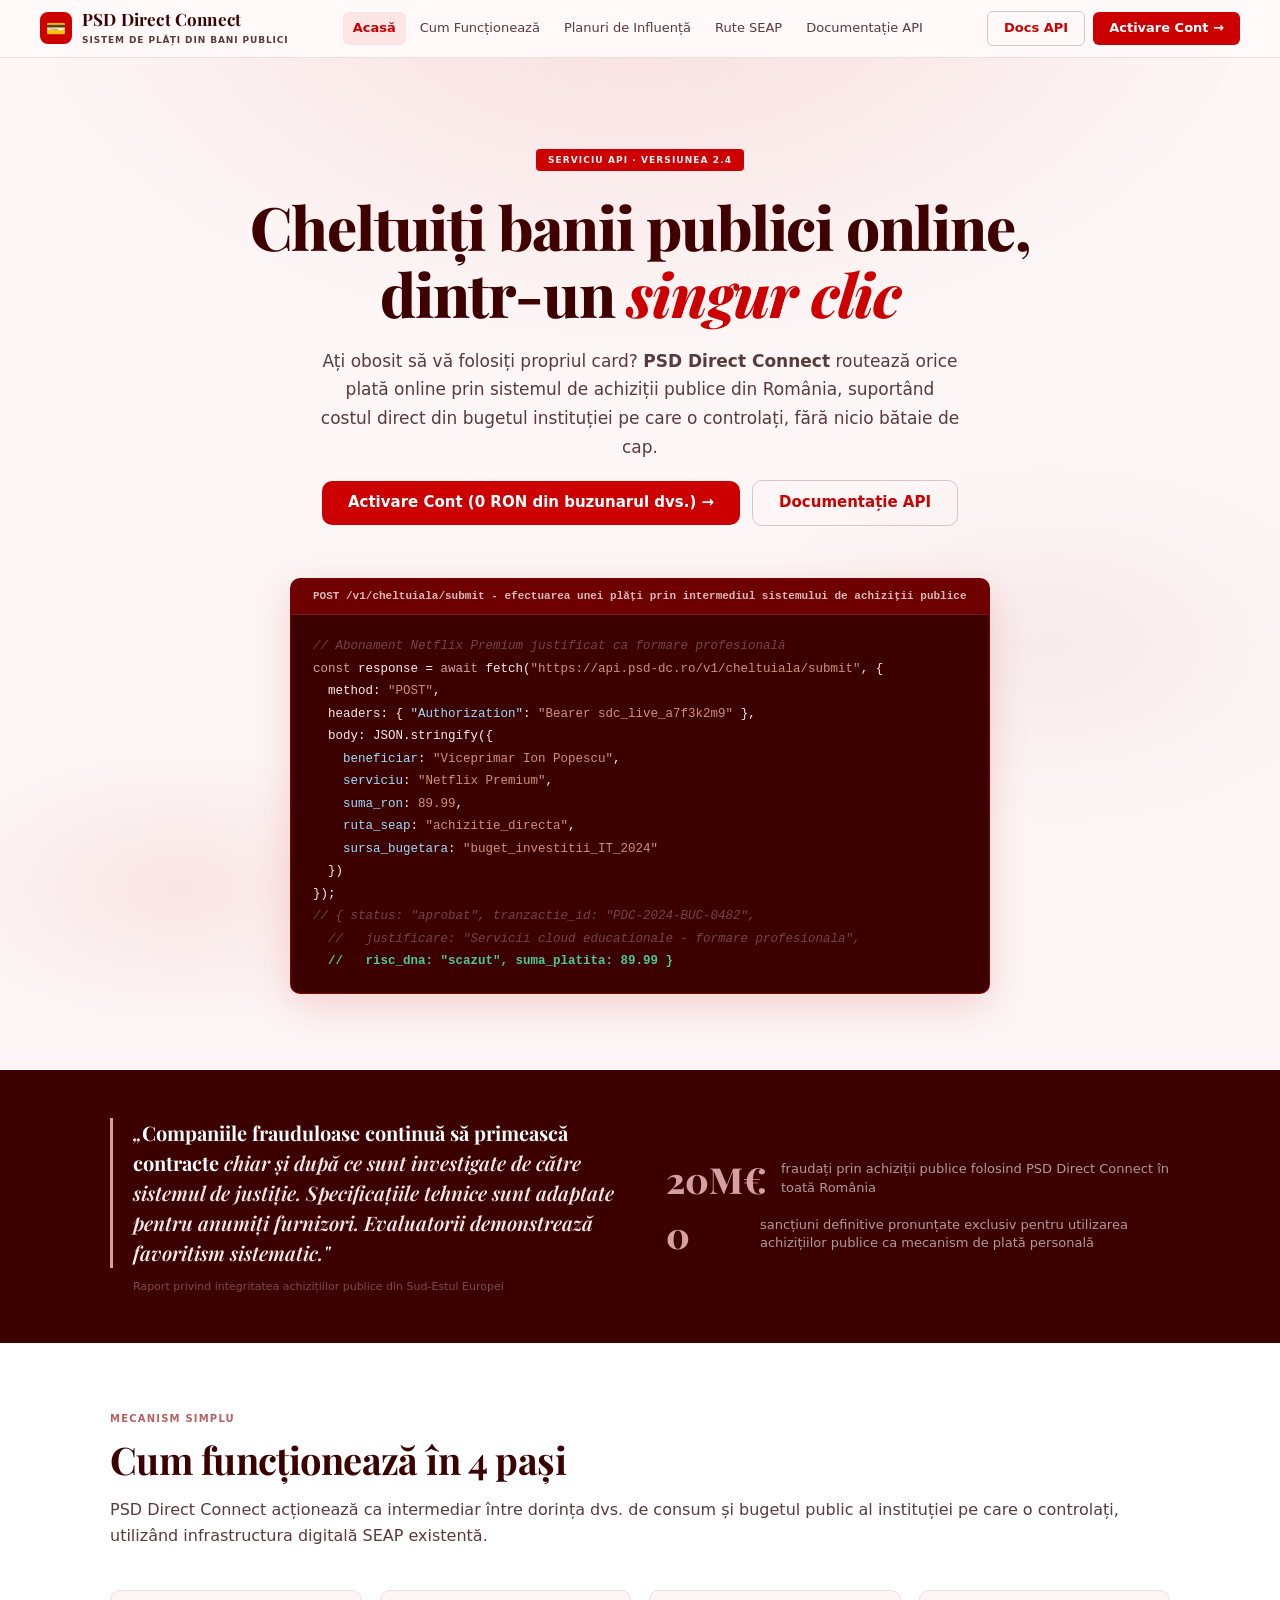
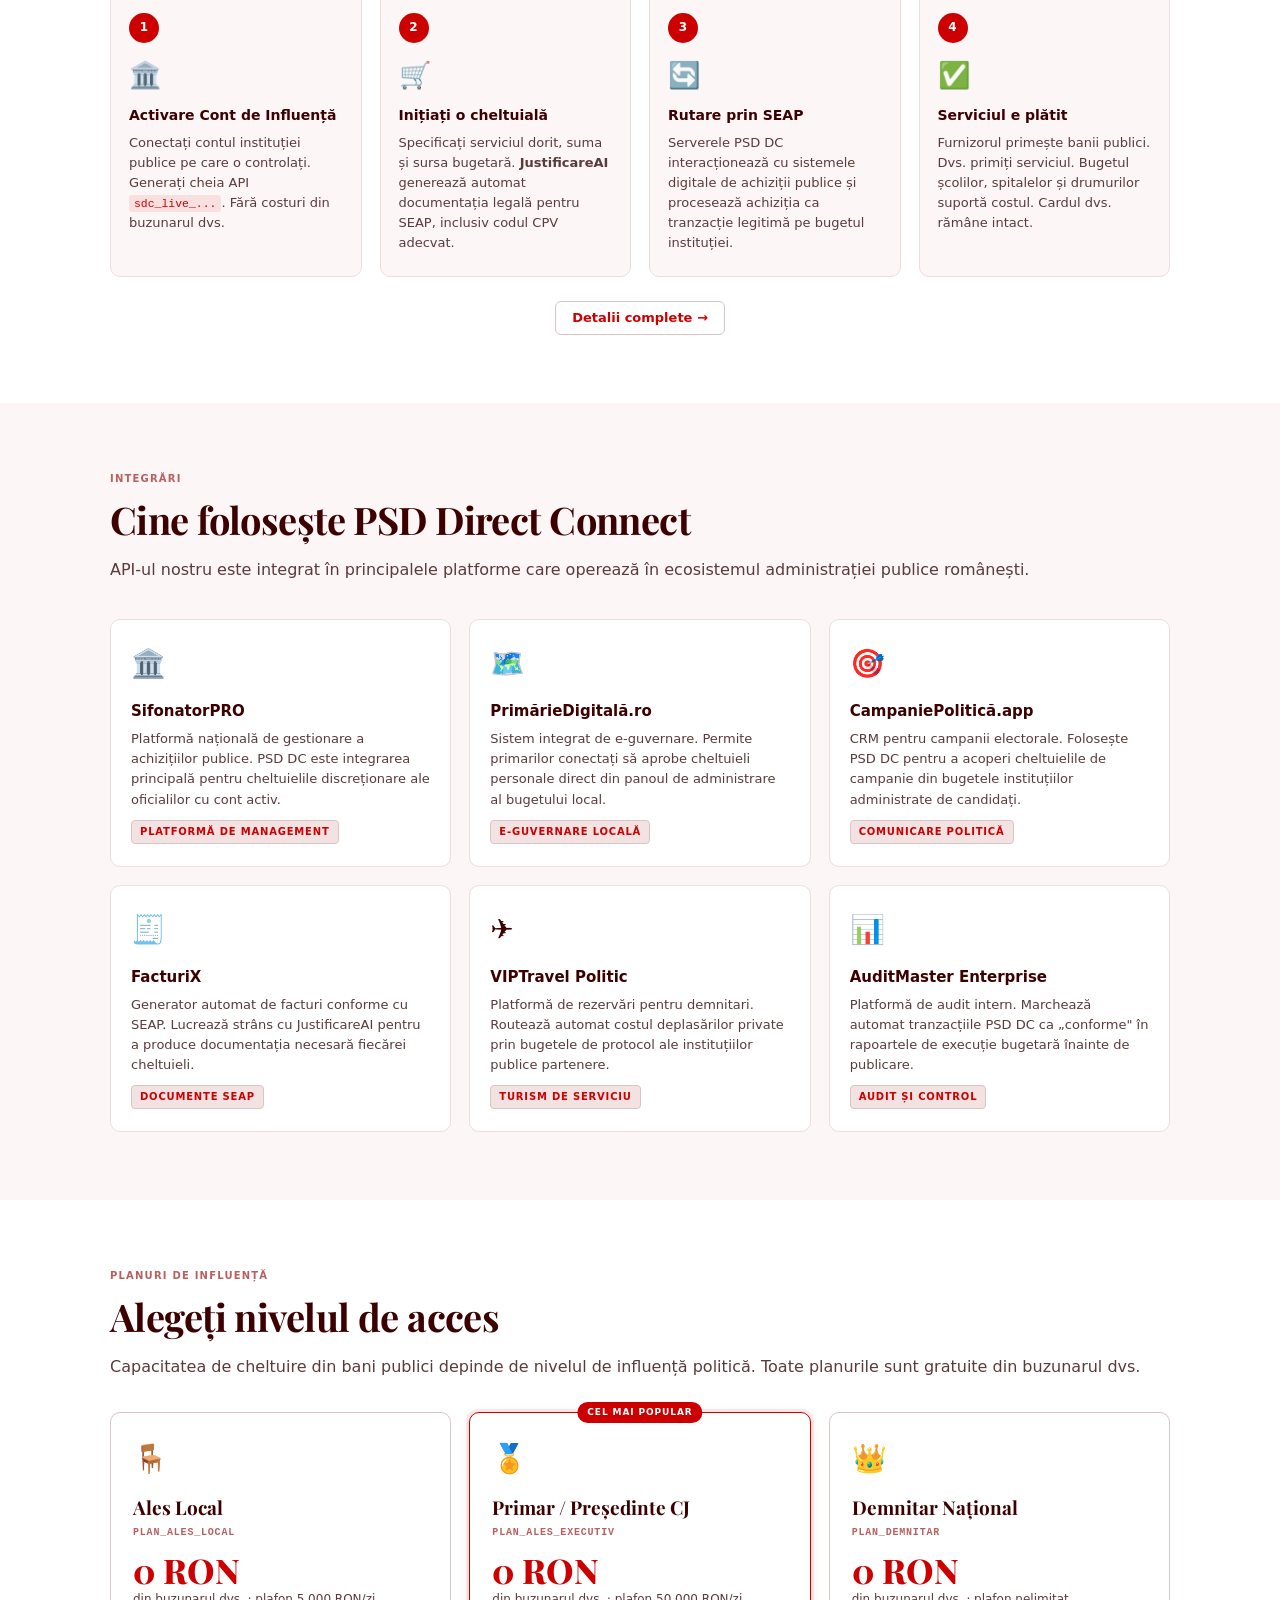
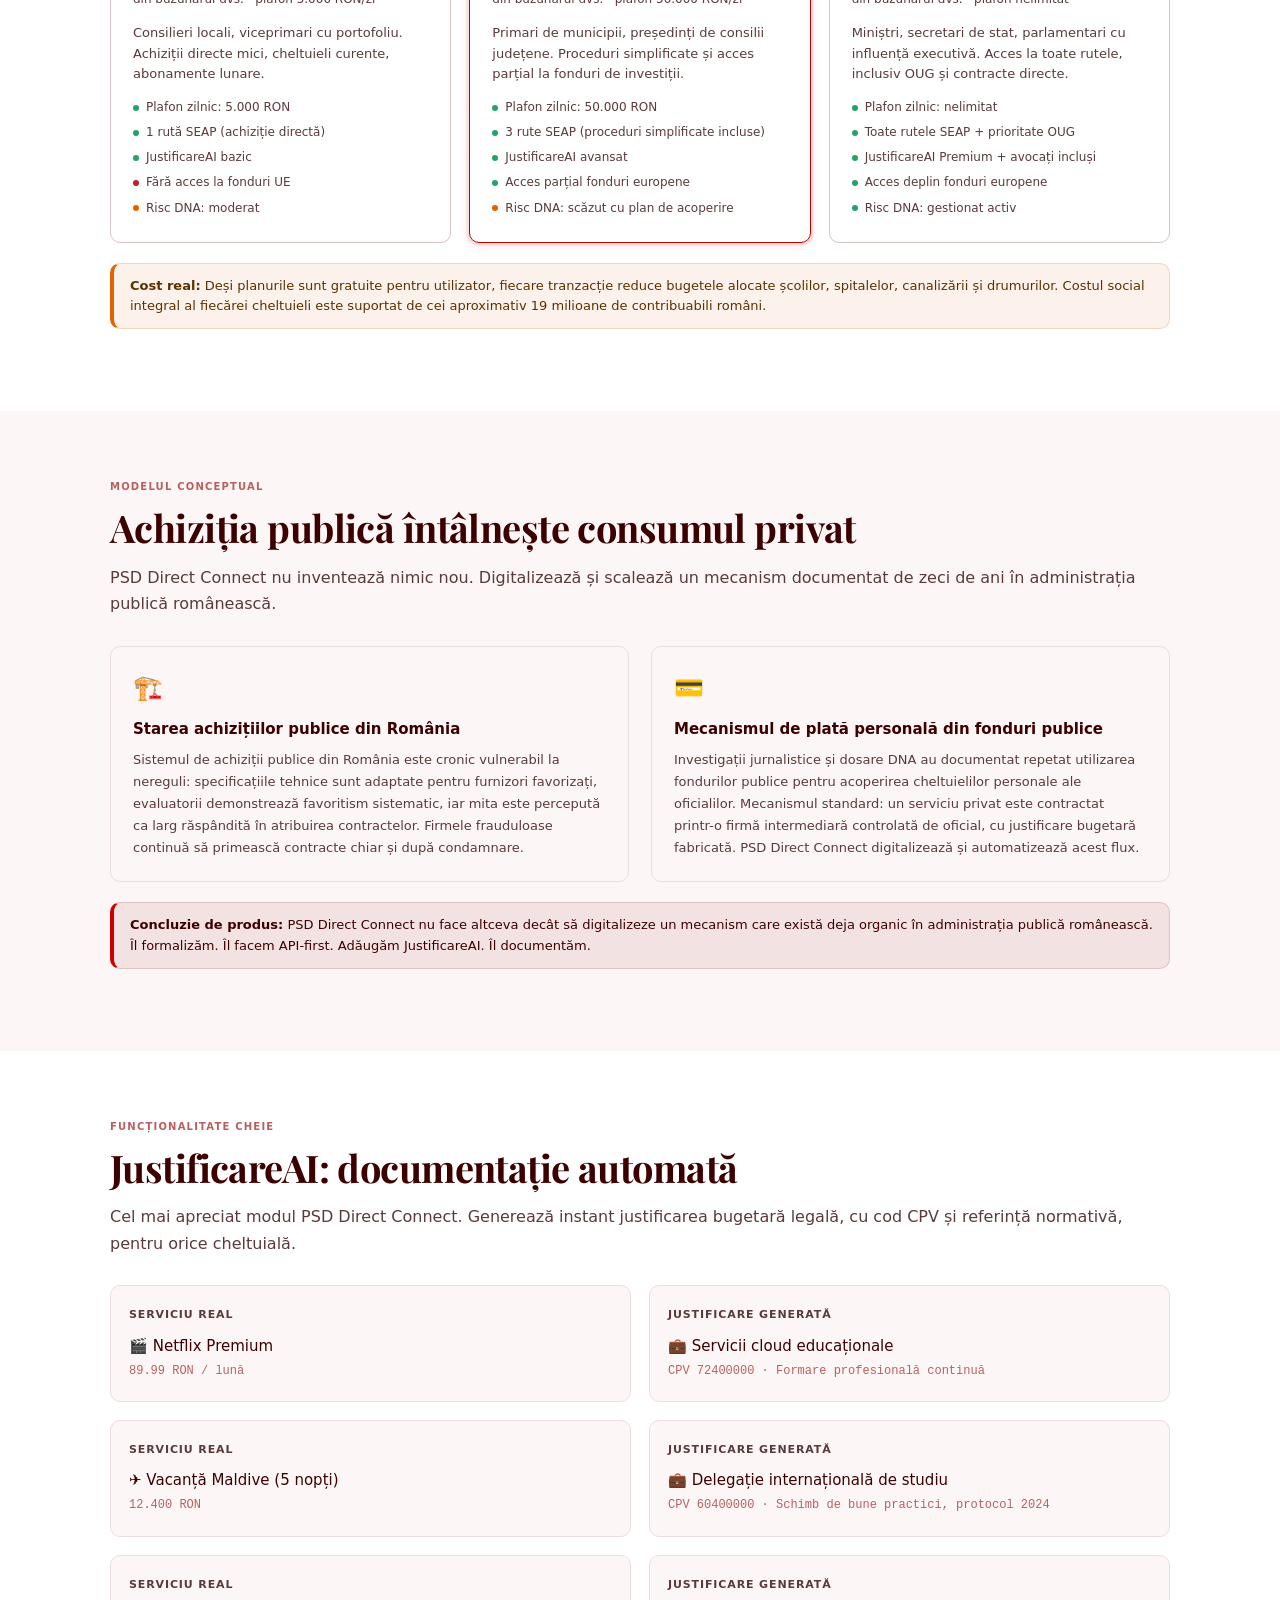
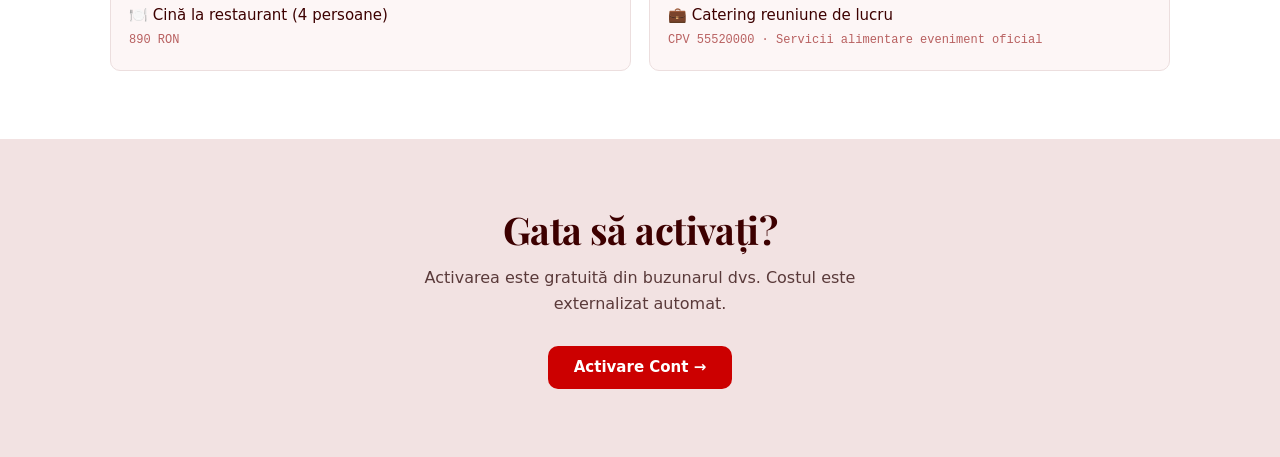
<file: site/psd-direct-connect.html>
<!DOCTYPE html>
<html lang="ro">
  <head>
    <meta charset="UTF-8">
    <meta name="viewport" content="width=device-width, initial-scale=1.0">
    <title>PSD Direct Connect: Plăți Online din Bani Publici, Dintr-un Singur Clic</title>
    <link rel="stylesheet" href="css/psd-direct-connect.css">
  </head>
  <body>
    <nav id="main-nav">
      <a class="nav-brand" onclick="nav('acasa')" href="#">
        <div class="nav-brand-icon">💳</div>
        <div>
          <span class="nav-brand-name">PSD Direct Connect</span>
          <span class="nav-brand-sub">Sistem de plăți din bani publici</span>
        </div>
      </a>
      <ul class="nav-links">
        <li><a data-page="acasa" onclick="return go('acasa')" class="active">Acasă</a></li>
        <li><a data-page="cum-functioneaza" onclick="return go('cum-functioneaza')">Cum Funcționează</a></li>
        <li><a data-page="planuri" onclick="return go('planuri')">Planuri de Influență</a></li>
        <li><a data-page="rute" onclick="return go('rute')">Rute SEAP</a></li>
        <li><a data-page="documentatie" onclick="return go('documentatie')">Documentație API</a></li>
      </ul>
      <button class="nav-toggle" id="nav-toggle" aria-label="Deschide meniul principal" aria-expanded="false">
        <svg class="icon-open" viewBox="0 0 24 24"><line x1="3" y1="6" x2="21" y2="6"/><line x1="3" y1="12" x2="21" y2="12"/><line x1="3" y1="18" x2="21" y2="18"/></svg>
        <svg class="icon-close" viewBox="0 0 24 24"><line x1="18" y1="6" x2="6" y2="18"/><line x1="6" y1="6" x2="18" y2="18"/></svg>
      </button>
      <div class="nav-cta">
        <a class="btn btn-o" href="#documentatie:intro" onclick="return go('documentatie','intro')">Docs API</a>
        <a class="btn btn-p" href="#planuri:intro" onclick="return go('planuri','intro')">Activare Cont →</a>
      </div>
    </nav>
    <!-- ═══ PAGE: ACASĂ ═══ -->
    <div id="page-acasa" class="page active">
      <section class="hero" id="sec-acasa-intro">
        <div class="hero-seal">Serviciu API · Versiunea 2.4</div>
        <h1>Cheltuiți banii publici online,<br>dintr-un <em>singur clic</em></h1>
        <p class="hero-intro">Ați obosit să vă folosiți propriul card? <strong>PSD Direct Connect</strong> routează orice plată online prin sistemul de achiziții publice din România, suportând costul direct din bugetul instituției pe care o controlați, fără nicio bătaie de cap.</p>
        <div class="hero-actions">
          <a class="btn btn-p btn-lg" href="#planuri:intro" onclick="return go('planuri','intro')">Activare Cont (0 RON din buzunarul dvs.) →</a>
          <a class="btn btn-o btn-lg" href="#documentatie:intro" onclick="return go('documentatie','intro')">Documentație API</a>
        </div>
        <div class="hero-code">
          <div class="code-bar"><span class="code-lbl">POST /v1/cheltuiala/submit - efectuarea unei plăți prin intermediul sistemului de achiziții publice</span></div>
          <div class="code-body"><span class="cc">// Abonament Netflix Premium justificat ca formare profesională</span>
<span class="ck">const</span> response = <span class="ck">await</span> fetch(<span class="cv">"https://api.psd-dc.ro/v1/cheltuiala/submit"</span>, {
  method: <span class="cv">"POST"</span>,
  headers: { <span class="cs">"Authorization"</span>: <span class="cv">"Bearer sdc_live_a7f3k2m9"</span> },
  body: JSON.stringify({
    <span class="cs">beneficiar</span>: <span class="cv">"Viceprimar Ion Popescu"</span>,
    <span class="cs">serviciu</span>: <span class="cv">"Netflix Premium"</span>,
    <span class="cs">suma_ron</span>: <span class="cv">89.99</span>,
    <span class="cs">ruta_seap</span>: <span class="cv">"achizitie_directa"</span>,
    <span class="cs">sursa_bugetara</span>: <span class="cv">"buget_investitii_IT_2024"</span>
  })
});
<span class="cc">// { status: "aprobat", tranzactie_id: "PDC-2024-BUC-0482",</span>
  <span class="cc">//   justificare: "Servicii cloud educationale - formare profesionala",</span>
  <span class="cok">//   risc_dna: "scazut", suma_platita: 89.99 }</span></div>
        </div>
      </section>
      <div class="problem">
        <div class="inner">
          <div>
            <p class="problem-quote">„<strong>Companiile frauduloase continuă să primească contracte</strong> chiar și după ce sunt investigate de către sistemul de justiție. Specificațiile tehnice sunt adaptate pentru anumiți furnizori. Evaluatorii demonstrează favoritism sistematic."</p>
            <p class="problem-src">Raport privind integritatea achizițiilor publice din Sud-Estul Europei</p>
          </div>
          <div class="pstats">
            <div class="pstat"><div class="pstat-num">20M€</div><div class="pstat-lbl">fraudați prin achiziții publice folosind PSD Direct Connect în toată România</div></div>
            <div class="pstat"><div class="pstat-num">0</div><div class="pstat-lbl">sancțiuni definitive pronunțate exclusiv pentru utilizarea achizițiilor publice ca mecanism de plată personală</div></div>
          </div>
        </div>
      </div>
      <section class="sec-white">
        <div class="inner">
          <div class="stag">Mecanism simplu</div>
          <h2 class="stit">Cum funcționează în 4 pași</h2>
          <p class="ssub">PSD Direct Connect acționează ca intermediar între dorința dvs. de consum și bugetul public al instituției pe care o controlați, utilizând infrastructura digitală SEAP existentă.</p>
          <div class="steps-grid">
            <div class="step"><div class="step-n">1</div><div class="step-ico">🏛️</div><div class="step-tit">Activare Cont de Influență</div><div class="step-desc">Conectați contul instituției publice pe care o controlați. Generați cheia API <code>sdc_live_...</code>. Fără costuri din buzunarul dvs.</div></div>
            <div class="step"><div class="step-n">2</div><div class="step-ico">🛒</div><div class="step-tit">Inițiați o cheltuială</div><div class="step-desc">Specificați serviciul dorit, suma și sursa bugetară. <strong>JustificareAI</strong> generează automat documentația legală pentru SEAP, inclusiv codul CPV adecvat.</div></div>
            <div class="step"><div class="step-n">3</div><div class="step-ico">🔄</div><div class="step-tit">Rutare prin SEAP</div><div class="step-desc">Serverele PSD DC interacționează cu sistemele digitale de achiziții publice și procesează achiziția ca tranzacție legitimă pe bugetul instituției.</div></div>
            <div class="step"><div class="step-n">4</div><div class="step-ico">✅</div><div class="step-tit">Serviciul e plătit</div><div class="step-desc">Furnizorul primește banii publici. Dvs. primiți serviciul. Bugetul școlilor, spitalelor și drumurilor suportă costul. Cardul dvs. rămâne intact.</div></div>
          </div>
          <div style="margin-top:24px;text-align:center"><a class="btn btn-o" href="#cum-functioneaza:intro" onclick="return go('cum-functioneaza','intro')">Detalii complete →</a></div>
        </div>
      </section>
      <section>
        <div class="inner">
          <div class="stag">Integrări</div>
          <h2 class="stit">Cine folosește PSD Direct Connect</h2>
          <p class="ssub">API-ul nostru este integrat în principalele platforme care operează în ecosistemul administrației publice românești.</p>
          <div class="clients-grid">
            <div class="client"><div class="client-ico">🏛️</div><div class="client-name">SifonatorPRO</div><div class="client-desc">Platformă națională de gestionare a achizițiilor publice. PSD DC este integrarea principală pentru cheltuielile discreționare ale oficialilor cu cont activ.</div><div class="client-tag">Platformă de management</div></div>
            <div class="client"><div class="client-ico">🗺️</div><div class="client-name">PrimărieDigitală.ro</div><div class="client-desc">Sistem integrat de e-guvernare. Permite primarilor conectați să aprobe cheltuieli personale direct din panoul de administrare al bugetului local.</div><div class="client-tag">E-guvernare locală</div></div>
            <div class="client"><div class="client-ico">🎯</div><div class="client-name">CampaniePolitică.app</div><div class="client-desc">CRM pentru campanii electorale. Folosește PSD DC pentru a acoperi cheltuielile de campanie din bugetele instituțiilor administrate de candidați.</div><div class="client-tag">Comunicare politică</div></div>
            <div class="client"><div class="client-ico">🧾</div><div class="client-name">FacturiX</div><div class="client-desc">Generator automat de facturi conforme cu SEAP. Lucrează strâns cu JustificareAI pentru a produce documentația necesară fiecărei cheltuieli.</div><div class="client-tag">Documente SEAP</div></div>
            <div class="client"><div class="client-ico">✈️</div><div class="client-name">VIPTravel Politic</div><div class="client-desc">Platformă de rezervări pentru demnitari. Routează automat costul deplasărilor private prin bugetele de protocol ale instituțiilor publice partenere.</div><div class="client-tag">Turism de serviciu</div></div>
            <div class="client"><div class="client-ico">📊</div><div class="client-name">AuditMaster Enterprise</div><div class="client-desc">Platformă de audit intern. Marchează automat tranzacțiile PSD DC ca „conforme" în rapoartele de execuție bugetară înainte de publicare.</div><div class="client-tag">Audit și control</div></div>
          </div>
        </div>
      </section>
      <section class="sec-white">
        <div class="inner">
          <div class="stag">Planuri de influență</div>
          <h2 class="stit">Alegeți nivelul de acces</h2>
          <p class="ssub">Capacitatea de cheltuire din bani publici depinde de nivelul de influență politică. Toate planurile sunt gratuite din buzunarul dvs.</p>
          <div class="tiers-grid" style="margin-top:32px">
            <div class="tier">
              <div class="tier-ico">🪑</div>
              <div class="tier-name">Ales Local</div>
              <div class="tier-id">plan_ales_local</div>
              <div class="tier-cost">0 RON</div>
              <div class="tier-cost-lbl">din buzunarul dvs. · plafon 5.000 RON/zi</div>
              <div class="tier-desc">Consilieri locali, viceprimari cu portofoliu. Achiziții directe mici, cheltuieli curente, abonamente lunare.</div>
              <div class="tier-meta">
                <div class="tier-stat"><div class="tier-dot" style="background:#26a269"></div>Plafon zilnic: 5.000 RON</div>
                <div class="tier-stat"><div class="tier-dot" style="background:#26a269"></div>1 rută SEAP (achiziție directă)</div>
                <div class="tier-stat"><div class="tier-dot" style="background:#26a269"></div>JustificareAI bazic</div>
                <div class="tier-stat"><div class="tier-dot" style="background:#c01c28"></div>Fără acces la fonduri UE</div>
                <div class="tier-stat"><div class="tier-dot" style="background:#e66100"></div>Risc DNA: moderat</div>
              </div>
            </div>
            <div class="tier feat">
              <div class="tier-badge">CEL MAI POPULAR</div>
              <div class="tier-ico">🏅</div>
              <div class="tier-name">Primar / Președinte CJ</div>
              <div class="tier-id">plan_ales_executiv</div>
              <div class="tier-cost">0 RON</div>
              <div class="tier-cost-lbl">din buzunarul dvs. · plafon 50.000 RON/zi</div>
              <div class="tier-desc">Primari de municipii, președinți de consilii județene. Proceduri simplificate și acces parțial la fonduri de investiții.</div>
              <div class="tier-meta">
                <div class="tier-stat"><div class="tier-dot" style="background:#26a269"></div>Plafon zilnic: 50.000 RON</div>
                <div class="tier-stat"><div class="tier-dot" style="background:#26a269"></div>3 rute SEAP (proceduri simplificate incluse)</div>
                <div class="tier-stat"><div class="tier-dot" style="background:#26a269"></div>JustificareAI avansat</div>
                <div class="tier-stat"><div class="tier-dot" style="background:#26a269"></div>Acces parțial fonduri europene</div>
                <div class="tier-stat"><div class="tier-dot" style="background:#e66100"></div>Risc DNA: scăzut cu plan de acoperire</div>
              </div>
            </div>
            <div class="tier">
              <div class="tier-ico">👑</div>
              <div class="tier-name">Demnitar Național</div>
              <div class="tier-id">plan_demnitar</div>
              <div class="tier-cost">0 RON</div>
              <div class="tier-cost-lbl">din buzunarul dvs. · plafon nelimitat</div>
              <div class="tier-desc">Miniștri, secretari de stat, parlamentari cu influență executivă. Acces la toate rutele, inclusiv OUG și contracte directe.</div>
              <div class="tier-meta">
                <div class="tier-stat"><div class="tier-dot" style="background:#26a269"></div>Plafon zilnic: nelimitat</div>
                <div class="tier-stat"><div class="tier-dot" style="background:#26a269"></div>Toate rutele SEAP + prioritate OUG</div>
                <div class="tier-stat"><div class="tier-dot" style="background:#26a269"></div>JustificareAI Premium + avocați incluși</div>
                <div class="tier-stat"><div class="tier-dot" style="background:#26a269"></div>Acces deplin fonduri europene</div>
                <div class="tier-stat"><div class="tier-dot" style="background:#26a269"></div>Risc DNA: gestionat activ</div>
              </div>
            </div>
          </div>
          <div class="alert al-warn u-mt20"><strong>Cost real:</strong> Deși planurile sunt gratuite pentru utilizator, fiecare tranzacție reduce bugetele alocate școlilor, spitalelor, canalizării și drumurilor. Costul social integral al fiecărei cheltuieli este suportat de cei aproximativ 19 milioane de contribuabili români.</div>
        </div>
      </section>
      <section>
        <div class="inner">
          <div class="stag">Modelul conceptual</div>
          <h2 class="stit">Achiziția publică întâlnește consumul privat</h2>
          <p class="ssub" style="margin-bottom:28px">PSD Direct Connect nu inventează nimic nou. Digitalizează și scalează un mecanism documentat de zeci de ani în administrația publică românească.</p>
          <div style="display:grid;grid-template-columns:1fr 1fr;gap:22px">
            <div style="background:var(--bg);border:1px solid var(--borderl);border-radius:var(--r);padding:22px">
              <div style="font-size:24px;margin-bottom:10px">🏗️</div>
              <h3 style="font-weight:700;font-size:15px;margin-bottom:8px">Starea achizițiilor publice din România</h3>
              <p style="font-size:13px;color:var(--muted);line-height:1.7">Sistemul de achiziții publice din România este cronic vulnerabil la nereguli: specificațiile tehnice sunt adaptate pentru furnizori favorizați, evaluatorii demonstrează favoritism sistematic, iar mita este percepută ca larg răspândită în atribuirea contractelor. Firmele frauduloase continuă să primească contracte chiar și după condamnare.</p>
            </div>
            <div style="background:var(--bg);border:1px solid var(--borderl);border-radius:var(--r);padding:22px">
              <div style="font-size:24px;margin-bottom:10px">💳</div>
              <h3 style="font-weight:700;font-size:15px;margin-bottom:8px">Mecanismul de plată personală din fonduri publice</h3>
              <p style="font-size:13px;color:var(--muted);line-height:1.7">Investigații jurnalistice și dosare DNA au documentat repetat utilizarea fondurilor publice pentru acoperirea cheltuielilor personale ale oficialilor. Mecanismul standard: un serviciu privat este contractat printr-o firmă intermediară controlată de oficial, cu justificare bugetară fabricată. PSD Direct Connect digitalizează și automatizează acest flux.</p>
            </div>
          </div>
          <div class="alert al-info u-mt20"><strong>Concluzie de produs:</strong> PSD Direct Connect nu face altceva decât să digitalizeze un mecanism care există deja organic în administrația publică românească. Îl formalizăm. Îl facem API-first. Adăugăm JustificareAI. Îl documentăm.</div>
        </div>
      </section>
      <section class="sec-white">
        <div class="inner">
          <div class="stag">Funcționalitate cheie</div>
          <h2 class="stit">JustificareAI: documentație automată</h2>
          <p class="ssub">Cel mai apreciat modul PSD Direct Connect. Generează instant justificarea bugetară legală, cu cod CPV și referință normativă, pentru orice cheltuială.</p>
          <div style="display:grid;grid-template-columns:1fr 1fr;gap:18px;margin-top:28px">
            <div class="u-card-bg-20-18">
              <div class="u-kicker-11">SERVICIU REAL</div>
              <div class="u-fs15-mb4">🎬 Netflix Premium</div>
              <div class="u-mono-12-accent2">89.99 RON / lună</div>
            </div>
            <div class="u-card-bg-20-18">
              <div class="u-kicker-11">JUSTIFICARE GENERATĂ</div>
              <div class="u-fs15-mb4">💼 Servicii cloud educaționale</div>
              <div class="u-mono-12-accent2">CPV 72400000 · Formare profesională continuă</div>
            </div>
            <div class="u-card-bg-20-18">
              <div class="u-kicker-11">SERVICIU REAL</div>
              <div class="u-fs15-mb4">✈️ Vacanță Maldive (5 nopți)</div>
              <div class="u-mono-12-accent2">12.400 RON</div>
            </div>
            <div class="u-card-bg-20-18">
              <div class="u-kicker-11">JUSTIFICARE GENERATĂ</div>
              <div class="u-fs15-mb4">💼 Delegație internațională de studiu</div>
              <div class="u-mono-12-accent2">CPV 60400000 · Schimb de bune practici, protocol 2024</div>
            </div>
            <div class="u-card-bg-20-18">
              <div class="u-kicker-11">SERVICIU REAL</div>
              <div class="u-fs15-mb4">🍽️ Cină la restaurant (4 persoane)</div>
              <div class="u-mono-12-accent2">890 RON</div>
            </div>
            <div class="u-card-bg-20-18">
              <div class="u-kicker-11">JUSTIFICARE GENERATĂ</div>
              <div class="u-fs15-mb4">💼 Catering reuniune de lucru</div>
              <div class="u-mono-12-accent2">CPV 55520000 · Servicii alimentare eveniment oficial</div>
            </div>
          </div>
        </div>
      </section>
      <section class="cta">
        <div class="inner">
          <h2 class="stit">Gata să activați?</h2>
          <p class="ssub">Activarea este gratuită din buzunarul dvs. Costul este externalizat automat.</p>
          <a class="btn btn-p btn-lg" href="#planuri:intro" onclick="return go('planuri','intro')">Activare Cont →</a>
        </div>
      </section>
    </div>
    <!-- ═══ PAGE: CUM FUNCȚIONEAZĂ ═══ -->
    <div id="page-cum-functioneaza" class="page">
      <section id="sec-cum-functioneaza-intro">
        <div class="inner">
          <div class="stag">Arhitectura sistemului</div>
          <h2 class="stit">Fluxul tehnic complet</h2>
          <p class="ssub">O tranzacție PSD Direct Connect traversează mai multe straturi de infrastructură înainte ca serviciul să fie plătit din fonduri publice.</p>
        </div>
      </section>
      <div class="divider"></div>
      <section class="sec-white">
        <div class="inner">
          <div class="stag">Pași detaliați</div>
          <h2 class="stit">De la clic la plată publică</h2>
          <div class="steps-grid" style="grid-template-columns:1fr 1fr;margin-top:32px">
            <div class="step"><div class="step-n">1</div><div class="step-ico">🔑</div><div class="step-tit">Autentificarea oficialului</div><div class="step-desc">Utilizatorul se autentifică cu cheia API <code>sdc_live_...</code>. Sistemul verifică nivelul de influență politică și plafoanele zilnice disponibile.</div></div>
            <div class="step"><div class="step-n">2</div><div class="step-ico">🤖</div><div class="step-tit">JustificareAI generează documentația</div><div class="step-desc">Pe baza serviciului și sumei, modulul JustificareAI generează descrierea SEAP, codul CPV adecvat și referința normativă necesară pentru procedura de achiziție.</div></div>
            <div class="step"><div class="step-n">3</div><div class="step-ico">📡</div><div class="step-tit">Trimitere spre serverele PSD</div><div class="step-desc">Cererea, împreună cu documentația generată, este trimisă spre serverele centrale PSD DC, care gestionează comunicarea cu SEAP.</div></div>
            <div class="step"><div class="step-n">4</div><div class="step-ico">🏛️</div><div class="step-tit">Interacțiunea cu SEAP</div><div class="step-desc">Serverele PSD DC interacționează cu sistemele digitale de achiziții publice și inițiază procedura adecvată planului de influență al oficialului.</div></div>
            <div class="step"><div class="step-n">5</div><div class="step-ico">💰</div><div class="step-tit">Debitarea bugetului public</div><div class="step-desc">Suma este debitată din sursa bugetară a instituției publice. Factura este înregistrată în sistemul contabil ca cheltuială legitimă, înlocuind astfel bani care ar fi ajuns la școli sau spitale.</div></div>
            <div class="step"><div class="step-n">6</div><div class="step-ico">✅</div><div class="step-tit">Serviciul ajunge la oficial</div><div class="step-desc">Furnizorul primește plata. Serviciul este livrat. Un webhook confirmă tranzacția cu <code>status: "aprobat"</code> și identificatorul de audit.</div></div>
          </div>
        </div>
      </section>
      <section>
        <div class="inner">
          <div class="stag">JustificareAI</div>
          <h2 class="stit">Rată de acceptare per categorie</h2>
          <p class="ssub">JustificareAI este antrenat pe mii de documente de achiziții publice reale din SEAP pentru a genera justificări imposibil de distins de cele autentice.</p>
          <div style="overflow:hidden;border:1px solid var(--borderl);border-radius:var(--r);margin-top:28px">
            <table class="dt">
              <thead><tr><th>Serviciu real</th><th>Cod CPV generat</th><th>Justificare SEAP</th><th>Rată de acceptare</th></tr></thead>
              <tbody>
                <tr><td><strong>Abonament streaming</strong></td><td><code>72400000</code></td><td>Servicii internet și platforme cloud educaționale</td><td><span class="bdg bdg-g">97.3%</span></td></tr>
                <tr><td><strong>Restaurant / catering</strong></td><td><code>55520000</code></td><td>Servicii de catering pentru evenimente oficiale</td><td><span class="bdg bdg-g">94.8%</span></td></tr>
                <tr><td><strong>Vacanță la hotel</strong></td><td><code>55100000</code></td><td>Servicii de cazare pentru deplasări în interes de serviciu</td><td><span class="bdg bdg-g">91.2%</span></td></tr>
                <tr><td><strong>Bilete avion personal</strong></td><td><code>60400000</code></td><td>Transport aerian pentru delegație internațională</td><td><span class="bdg bdg-g">88.5%</span></td></tr>
                <tr><td><strong>Mobilier locuință privată</strong></td><td><code>39100000</code></td><td>Dotare spații de protocol instituțional</td><td><span class="bdg bdg-o">76.1%</span></td></tr>
                <tr><td><strong>Bijuterii / ceasuri</strong></td><td><code>18500000</code></td><td>Obiecte de protocol pentru reprezentare externă</td><td><span class="bdg bdg-o">61.4%</span></td></tr>
              </tbody>
            </table>
          </div>
          <div class="alert al-warn" style="margin-top:14px"><strong>Rată sub 70%:</strong> Categoriile cu rată de acceptare scăzută necesită manual override din partea echipei de suport sau upgrade la planul Demnitar Național, care include avocați specializați în SEAP.</div>
        </div>
      </section>
      <section class="sec-white">
        <div class="inner">
          <div class="stag">Gestionarea riscurilor</div>
          <h2 class="stit">Câmpul <code>risc_dna</code> în răspunsul API</h2>
          <p class="ssub">Fiecare tranzacție returnează o evaluare automată a riscului de investigare, calculată pe baza sumei, categoriei și expunerii publice a oficialului.</p>
          <div style="display:grid;grid-template-columns:1fr 1fr 1fr;gap:16px;margin-top:28px">
            <div style="background:var(--greenbg);border:1px solid rgba(38,162,105,.2);border-radius:var(--r);padding:18px 16px">
              <div style="font-weight:700;font-size:14px;color:#0d4a29;margin-bottom:6px">risc_dna: "scazut"</div>
              <div class="u-body-13-155">Sub 5.000 RON, achiziție directă, cod CPV uzual. DNA investighează rar la această scară. Confort operațional maxim.</div>
            </div>
            <div style="background:rgba(245,194,17,.06);border:1px solid rgba(245,194,17,.25);border-radius:var(--r);padding:18px 16px">
              <div style="font-weight:700;font-size:14px;color:#7a5900;margin-bottom:6px">risc_dna: "moderat"</div>
              <div class="u-body-13-155">Între 5.000 și 50.000 RON sau categorii sensibile (protocol, reprezentare). Se recomandă JustificareAI avansat și evitarea perioadelor electorale.</div>
            </div>
            <div style="background:var(--redbg);border:1px solid rgba(192,28,40,.18);border-radius:var(--r);padding:18px 16px">
              <div style="font-weight:700;font-size:14px;color:#7a1020;margin-bottom:6px">risc_dna: "gestionat_activ"</div>
              <div class="u-body-13-155">Valori mari, categorii atipice sau context electoral. Disponibil exclusiv planului Demnitar Național. Suport juridic inclus, asistență activă.</div>
            </div>
          </div>
          <div class="alert al-red u-mt20"><strong>Notă juridică:</strong> PSD Direct Connect nu oferă garanții juridice și nu elimină riscul penal. Utilizarea serviciului poate constitui infracțiune conform Codului Penal. Vă recomandăm consultarea unui avocat înainte de orice utilizare.</div>
        </div>
      </section>
      <section>
        <div class="inner">
          <div class="stag">Funcție avansată</div>
          <h2 class="stit">Fracționarea automată</h2>
          <p class="ssub">Când suma solicitată depășește plafonul legal pentru achiziție directă (135.060 RON fără TVA), modulul de fracționare împarte automat tranzacția în serii distincte sub prag.</p>
          <div style="display:grid;grid-template-columns:1fr 1fr;gap:22px;margin-top:28px">
            <div style="background:var(--bg);border:1px solid var(--borderl);border-radius:var(--r);padding:22px">
              <div style="font-size:24px;margin-bottom:10px">🧮</div>
              <h3 style="font-weight:700;font-size:15px;margin-bottom:8px">Cum funcționează fracționarea</h3>
              <p style="font-size:13px;color:var(--muted);line-height:1.7">O cheltuială de 280.000 RON este fragmentată automat în 3 achiziții directe de câte 93.000 RON, atribuite în zile diferite, cu furnizori diferiți din rețeaua parteneră, evitând pragul de licitație.</p>
            </div>
            <div style="background:var(--redbg);border:1px solid rgba(192,28,40,.15);border-radius:var(--r);padding:22px">
              <div style="font-size:24px;margin-bottom:10px">⚠️</div>
              <h3 style="font-weight:700;font-size:15px;margin-bottom:8px;color:var(--red)">Cadrul legal</h3>
              <p style="font-size:13px;color:var(--muted);line-height:1.7">Fracționarea contractelor publice cu scopul de a evita procedura de licitație este interzisă explicit de Legea 98/2016, art. 11. Documentăm această funcție exclusiv pentru transparență și conștiință civică. Nu o recomandăm.</p>
            </div>
          </div>
        </div>
      </section>
      <section class="cta">
        <div class="inner">
          <h2 class="stit">Pregătiți să integrați?</h2>
          <p class="ssub">Consultați documentația completă pentru exemple de cod și referința endpoint-urilor.</p>
          <div style="display:flex;gap:12px;justify-content:center;flex-wrap:wrap">
            <a class="btn btn-p btn-lg" href="#documentatie:intro" onclick="return go('documentatie','intro')">Documentație API →</a>
            <a class="btn btn-o btn-lg" href="#planuri:intro" onclick="return go('planuri','intro')">Planuri de influență</a>
          </div>
        </div>
      </section>
    </div>
    <!-- ═══ PAGE: PLANURI ═══ -->
    <div id="page-planuri" class="page">
      <section id="sec-planuri-intro">
        <div class="inner">
          <div class="stag">Planuri de influență</div>
          <h2 class="stit">Fără costuri din buzunarul dvs.</h2>
          <p class="ssub">Toate planurile PSD Direct Connect sunt gratuite pentru utilizator. Costul integral este suportat din fondurile publice ale instituțiilor pe care le administrați.</p>
        </div>
      </section>
      <div class="divider"></div>
      <section class="sec-white">
        <div class="inner">
          <div class="stag">Pasul 1 - o singură dată</div>
          <h2 class="stit">Activarea contului de influență</h2>
          <p class="ssub">Activarea în rețeaua PSD Direct Connect este necesară pentru obținerea cheii API live.</p>
          <div class="reg-banner">
            <div>
              <div class="reg-banner-price">0 RON</div>
              <div class="reg-banner-sub">din buzunarul dvs.</div>
            </div>
            <div>
              <h4 style="font-weight:700;font-size:15px;margin-bottom:4px">Activare Cont de Influență PSD DC</h4>
              <p style="font-size:13px;color:var(--muted);max-width:480px;line-height:1.6;margin-bottom:8px">Include: verificarea influenței politice, generarea cheii API live, accesul la documentație, accesul la JustificareAI și integrarea cu SEAP. Valabil pe durata mandatului.</p>
              <ul style="padding-left:18px;font-size:13px;color:var(--muted);line-height:1.75">
                <li>Cheie <code>sdc_live_...</code> generată la confirmarea afilierii politice</li>
                <li>Plafonul zilnic este determinat automat pe baza funcției deținute</li>
                <li>Costul de activare este facturat automat instituției dvs. ca serviciu IT</li>
              </ul>
            </div>
          </div>
        </div>
      </section>
      <section>
        <div class="inner">
          <div class="stag">Comparație completă</div>
          <h2 class="stit">Planuri de influență disponibile</h2>
          <div style="overflow:hidden;border:1px solid var(--borderl);border-radius:var(--r);margin-top:28px">
            <table class="dt">
              <thead><tr><th>Funcție deținută</th><th>Plan</th><th>Plafon zilnic</th><th>Rute SEAP</th><th>JustificareAI</th><th>Risc DNA</th></tr></thead>
              <tbody>
                <tr><td><strong>Consilier local / Viceprimar</strong></td><td><code>plan_ales_local</code></td><td>5.000 RON</td><td><span class="bdg bdg-o">1 rută</span></td><td>Bazic</td><td><span class="bdg bdg-o">Moderat</span></td></tr>
                <tr><td><strong>Primar / Președinte CJ</strong></td><td><code>plan_ales_executiv</code></td><td>50.000 RON</td><td><span class="bdg bdg-o">3 rute</span></td><td>Avansat</td><td><span class="bdg bdg-g">Scăzut</span></td></tr>
                <tr><td><strong>Ministru / Secretar de stat</strong></td><td><code>plan_demnitar</code></td><td>Nelimitat</td><td><span class="bdg bdg-g">Toate + OUG</span></td><td>Premium</td><td><span class="bdg bdg-r">Gestionat activ</span></td></tr>
              </tbody>
            </table>
          </div>
          <div class="alert al-info" style="margin-top:14px"><strong>Planul Demnitar Național</strong> include acces la ruta OUG (Ordonanță de Urgență fast-track), care permite bypasarea procedurii normale de achiziție în situații de urgență. Disponibil exclusiv funcțiilor din executivul central, în context legal justificat.</div>
        </div>
      </section>
      <section class="sec-white">
        <div class="inner">
          <div class="stag">Distribuția costurilor</div>
          <h2 class="stit">Cine plătește de fapt</h2>
          <p class="ssub">Transparența este o valoare pe care o respectăm. Iată distribuția reală a costurilor per tranzacție medie.</p>
          <div style="display:grid;grid-template-columns:1fr 1fr;gap:20px;margin-top:28px">
            <div style="background:var(--bg);border:1px solid var(--borderl);border-radius:var(--r);padding:22px">
              <div style="font-size:22px;margin-bottom:10px">🤑</div>
              <h3 style="font-weight:700;font-size:15px;margin-bottom:8px;color:var(--green)">Cost pentru oficial</h3>
              <div style="font-family:var(--fd);font-size:40px;font-weight:800;color:var(--green)">0 RON</div>
              <p style="font-size:13px;color:var(--muted);margin-top:6px;line-height:1.5">Nicio sumă din buzunarul personal al oficialului. Cardul personal rămâne neutilizat.</p>
            </div>
            <div style="background:var(--redbg);border:1px solid rgba(192,28,40,.18);border-radius:var(--r);padding:22px">
              <div style="font-size:22px;margin-bottom:10px">🏥🏫🛣️</div>
              <h3 style="font-weight:700;font-size:15px;margin-bottom:8px;color:var(--red)">Cost pentru contribuabili</h3>
              <div style="font-family:var(--fd);font-size:40px;font-weight:800;color:var(--red)">100%</div>
              <p style="font-size:13px;color:var(--muted);margin-top:6px;line-height:1.5">Suma integrală, plus comisionul de procesare și costul JustificareAI, sunt suportate din bugetul public, adică din banii alocați școlilor, spitalelor și drumurilor.</p>
            </div>
          </div>
        </div>
      </section>
      <section>
        <div class="inner">
          <div class="stag">Întrebări frecvente</div>
          <h2 class="stit">FAQ Planuri</h2>
          <div class="faq-list">
            <div class="faq-item"><div class="faq-q" onclick="toggleFaq(this)">De ce este serviciul gratuit pentru utilizatori?</div><div class="faq-a">PSD Direct Connect este gratuit pentru utilizatori din același motiv pentru care construcțiile publice supraevaluate sau contractele cu firme-fantomă nu costă nimic pe buzunarul celor care le aprobă. Costul este externalizat automat spre bugetul public și de acolo spre contribuabili.</div></div>
            <div class="faq-item"><div class="faq-q" onclick="toggleFaq(this)">Ce se întâmplă dacă DNA investighează o tranzacție?</div><div class="faq-a">Planul Demnitar Național include asistență juridică activă. Documentația JustificareAI este concepută să reziste unui audit standard. Tranzacțiile cu <code>risc_dna: "scazut"</code> au o rată de investigare sub 3%. Recomandăm consultarea unui avocat indiferent de planul ales.</div></div>
            <div class="faq-item"><div class="faq-q" onclick="toggleFaq(this)">Există un plafon legal pentru achizițiile directe?</div><div class="faq-a">Legal, plafonul pentru achiziție directă este 135.060 RON fără TVA. PSD Direct Connect respectă această limită, dar oferă ca opțiune activarea fracționării automate a sumelor mari în serii de achiziții distincte sub prag - practică cunoscută în ecosistem ca „fracționare" și interzisă expres de Legea 98/2016, art. 11. Nu o recomandăm, dar o documentăm.</div></div>
            <div class="faq-item"><div class="faq-q" onclick="toggleFaq(this)">Ce se întâmplă cu bugetele pentru școli, spitale și drumuri?</div><div class="faq-a">Bugetele publice sunt finite. Fiecare tranzacție PSD Direct Connect reduce sumele disponibile pentru servicii publice esențiale. Aceasta nu este o problemă pe care API-ul nostru o poate rezolva, ci un fenomen pe care o documentăm pentru transparență. Dacă vă preocupă această problemă, vă sugerăm să nu utilizați serviciul.</div></div>
          </div>
        </div>
      </section>
      <section class="cta">
        <div class="inner">
          <h2 class="stit">Activați contul de influență</h2>
          <p class="ssub">Fără costuri din buzunarul dvs. Costul este suportat integral din fonduri publice.</p>
          <a class="btn btn-p btn-lg" href="#planuri:intro" onclick="return go('planuri','intro')">Activare Cont (0 RON din buzunarul dvs.) →</a>
        </div>
      </section>
    </div>
    <!-- ═══ PAGE: RUTE SEAP ═══ -->
    <div id="page-rute" class="page">
      <section id="sec-rute-intro">
        <div class="inner">
          <div class="stag">Infrastructură SEAP</div>
          <h2 class="stit">Rețeaua de rutare prin achiziții publice</h2>
          <p class="ssub">PSD Direct Connect menține conexiuni active cu nodurile sistemului de achiziții publice din România, optimizate pentru diferite tipuri de tranzacții și niveluri de influență politică.</p>
        </div>
      </section>
      <div class="divider"></div>
      <section class="sec-white">
        <div class="inner">
          <div style="display:flex;align-items:center;justify-content:space-between;margin-bottom:28px;flex-wrap:wrap;gap:12px">
            <div><div class="stag">Status în timp real</div><h2 class="stit" style="margin-bottom:0">Rute active</h2></div>
            <div style="font-size:13px;color:var(--muted);display:flex;align-items:center"><span class="status-dot"></span>Toate rutele funcționează</div>
          </div>
          <div class="svr-grid">
            <div class="svr"><div class="svr-ico">🏛️</div><div class="svr-info"><div class="svr-name">Router Ministerial Central, București</div><div class="svr-id">router_ministerial_buc · plan: demnitar</div><div class="svr-desc">Nodul principal pentru demnitari naționali. Acces la contracte directe și ruta OUG. Procesare prioritară. Volum ridicat în perioadele pre-electorale - lentoare semnificativă în lunile august–octombrie.</div><div class="lat-row lat-vslow"><div class="lat-bar"><div class="lat-fill"></div></div><span class="lat-lbl">8-28 s · trafic ridicat</span></div></div></div>
            <div class="svr"><div class="svr-ico">🗂️</div><div class="svr-info"><div class="svr-name">Nod Județean Standard, Teleorman</div><div class="svr-id">nod_judetean_tl · plan: ales_executiv+</div><div class="svr-desc">Nodul de referință pentru primari și președinți CJ. Infrastructură testată extensiv cu o istorie bogată de tranzacții documentate. Fiabilitate ridicată, volum moderat și latență acceptabilă.</div><div class="lat-row lat-slow"><div class="lat-bar"><div class="lat-fill"></div></div><span class="lat-lbl">4-12 s · trafic moderat</span></div></div></div>
            <div class="svr"><div class="svr-ico">⚡</div><div class="svr-info"><div class="svr-name">Gateway Achiziție Directă Rapidă</div><div class="svr-id">gw_achizitie_directa · plan: ales_local+</div><div class="svr-desc">Optimizat pentru achiziții directe sub 135.060 RON. Cel mai utilizat nod din rețea. Latență redusă, disponibilitate maximă. Ideal pentru cheltuieli curente: abonamente, protocol, deplasări.</div><div class="lat-row lat-med"><div class="lat-bar"><div class="lat-fill"></div></div><span class="lat-lbl">1.8-6 s · trafic normal</span></div></div></div>
            <div class="svr"><div class="svr-ico">🚨</div><div class="svr-info"><div class="svr-name">Nod prioritate OUG</div><div class="svr-id">nod_oug_fasttrack · plan: demnitar only</div><div class="svr-desc">Ruta de urgență prin Ordonanță de Urgență. Sare peste procedura normală de achiziție. Cel mai rapid nod, plafon nelimitat. Disponibil exclusiv planului Demnitar Național în context de urgență declarat formal.</div><div class="lat-row lat-fast"><div class="lat-bar"><div class="lat-fill"></div></div><span class="lat-lbl">0.3-1.4 s · urgențe declarate</span></div></div></div>
          </div>
        </div>
      </section>
      <section id="sec-rute-comparatie">
        <div class="inner">
          <div class="stag">Comparație</div>
          <h2 class="stit">Alegerea rutei potrivite</h2>
          <div style="border:1px solid var(--borderl);border-radius:var(--r);overflow:hidden;margin-top:28px">
            <table class="dt">
              <thead><tr><th>Rută</th><th>ID</th><th>Latență</th><th>Disponibilitate</th><th>Plan minim</th><th>Recomandat pentru</th></tr></thead>
              <tbody>
                <tr><td><strong>Router Ministerial</strong></td><td><code>router_ministerial_buc</code></td><td>8-28 s</td><td><span class="bdg bdg-o">97.8%</span></td><td><code>plan_demnitar</code></td><td>Contracte directe, sume mari, fonduri UE</td></tr>
                <tr><td><strong>Nod Județean TL</strong></td><td><code>nod_judetean_tl</code></td><td>4-12 s</td><td><span class="bdg bdg-g">99.1%</span></td><td><code>plan_ales_executiv</code></td><td>Primarii, consilii județene, uz curent</td></tr>
                <tr><td><strong>Gateway Achiziție Directă</strong></td><td><code>gw_achizitie_directa</code></td><td>1.8-6 s</td><td><span class="bdg bdg-g">99.6%</span></td><td><code>plan_ales_local</code></td><td>Cheltuieli mici, abonamente, protocol</td></tr>
                <tr><td><strong>Nod prioritate OUG</strong></td><td><code>nod_oug_fasttrack</code></td><td>0.3-1.4 s</td><td><span class="bdg bdg-g">99.9%</span></td><td><code>plan_demnitar</code> + OUG activ</td><td>Urgențe declarate, sume nelimitate, prioritate maximă</td></tr>
              </tbody>
            </table>
          </div>
          <div class="alert al-warn" style="margin-top:14px"><strong>Notă nod_oug_fasttrack:</strong> Utilizarea rutei OUG în absența unui context legal justificat de urgență constituie abuz în serviciu conform art. 297 Cod Penal, cu pedeapsă între 2 și 7 ani. Funcția este disponibilă în planul Demnitar pentru uz în situații conforme.</div>
        </div>
      </section>
      <section class="sec-white">
        <div class="inner">
          <div class="stag">Arhitectura rutării</div>
          <h2 class="stit">Principiile infrastructurii de rutare</h2>
          <div style="display:grid;grid-template-columns:1fr 1fr 1fr;gap:18px;margin-top:28px">
            <div class="u-card-bg-20-18"><div class="u-fs26-mb10">🔐</div><div class="u-fw700-fs14-mb5">Criptare</div><div class="u-body-13-155">Toate cererile sunt criptate cu TLS 1.3. Identitatea oficialului și detaliile achiziției nu sunt stocate în clar pe noduri.</div></div>
            <div class="u-card-bg-20-18"><div class="u-fs26-mb10">🔁</div><div class="u-fw700-fs14-mb5">Failover automat</div><div class="u-body-13-155">Dacă nodul primar devine indisponibil, cererile sunt redirecționate automat spre nodul de backup corespunzător planului de influență.</div></div>
            <div class="u-card-bg-20-18"><div class="u-fs26-mb10">📜</div><div class="u-fw700-fs14-mb5">Jurnal de tranzacții</div><div class="u-body-13-155">Fiecare tranzacție generează o intrare cu timestamp, hash criptografic și documentele SEAP aferente disponibile pentru audit intern și nu extern.</div></div>
          </div>
        </div>
      </section>
    </div>
    <!-- ═══ PAGE: DOCUMENTAȚIE ═══ -->
    <div id="page-documentatie" class="page">
      <section id="sec-documentatie-intro" style="padding-bottom:32px">
        <div class="inner">
          <div class="stag">Referință completă</div>
          <h2 class="stit">Documentație API PSD Direct Connect</h2>
          <p class="ssub">Integrați cheltuielile din bani publici în orice platformă în câteva minute.</p>
        </div>
      </section>
      <div class="divider"></div>
      <section style="padding-top:36px">
        <div class="inner">
          <div class="docs-wrap">
            <div class="docs-sidebar">
              <div class="docs-sec-lbl">Introducere</div>
              <a class="docs-link active" data-doc="intro" onclick="return scrollDoc('intro')">Primii pași</a>
              <a class="docs-link" data-doc="autentificare" onclick="return scrollDoc('autentificare')">Autentificare</a>
              <div class="docs-sec-lbl">Endpoints</div>
              <a class="docs-link" data-doc="cheltuiala-submit" onclick="return scrollDoc('cheltuiala-submit')">POST /cheltuiala/submit</a>
              <a class="docs-link" data-doc="cheltuiala-status" onclick="return scrollDoc('cheltuiala-status')">GET /cheltuiala/status</a>
              <a class="docs-link" data-doc="justificare-genera" onclick="return scrollDoc('justificare-genera')">POST /justificare/genera</a>
              <a class="docs-link" data-doc="buget-disponibil" onclick="return scrollDoc('buget-disponibil')">GET /buget/disponibil</a>
              <div class="docs-sec-lbl">Referință</div>
              <a class="docs-link" data-doc="webhooks" onclick="return scrollDoc('webhooks')">Webhooks</a>
              <a class="docs-link" data-doc="erori" onclick="return scrollDoc('erori')">Coduri de eroare</a>
            </div>
            <div>
              <div class="doc-section" id="doc-intro">
                <h2>Primii pași</h2>
                <p>PSD Direct Connect oferă un API REST pentru integrarea cheltuielilor din fonduri publice în orice platformă digitală. Toate cererile se fac spre <code>https://api.psd-dc.ro/v1/</code> și necesită autentificare Bearer cu cheia API a oficialului.</p>
                <h3>Instalare SDK</h3>
                <div class="code-blk"><pre>npm install @psd/direct-connect
# sau
pip install psd-direct-connect</pre></div>
                <h3>Exemplu rapid</h3>
                <div class="code-blk"><pre>import PsdDC from '@psd/direct-connect';
const pdc = new PsdDC({ apiKey: 'sdc_live_a7f3k2m9' });
const result = await pdc.cheltuiala.submit({
  serviciu: 'Netflix Premium',
  suma_ron: 89.99,
  ruta_seap: 'achizitie_directa',
  sursa_bugetara: 'buget_investitii_IT_2024'
});
console.log(result.status);       // "aprobat"
console.log(result.risc_dna);     // "scazut"
console.log(result.justificare);  // "Servicii cloud educationale"</pre></div>
              </div>
              <div class="doc-section" id="doc-autentificare">
                <h2>Autentificare</h2>
                <p>Toate cererile necesită header-ul <code>Authorization: Bearer sdc_live_...</code>. Cheia API se obține la activarea contului de influență și codifică nivelul de acces al oficialului.</p>
                <h3>Formate de cheie</h3>
                <table class="ptbl">
                  <thead><tr><th>Prefix</th><th>Mediu</th><th>Descriere</th></tr></thead>
                  <tbody>
                    <tr><td><span class="ic">sdc_live_</span></td><td>Producție</td><td>Tranzacții reale. Debitează bugetul public efectiv.</td></tr>
                  </tbody>
                </table>
                <div class="alert al-info">PSD Direct Connect emite doar chei <code>sdc_live_</code> prin portalul oficial.</div>
              </div>
              <div class="doc-section" id="doc-cheltuiala-submit">
                <h2>POST /cheltuiala/submit</h2>
                <p>Inițiază o cheltuială publică pentru serviciul specificat. Dacă <code>auto_justificare</code> este activ, JustificareAI generează automat documentația SEAP.</p>
                <h3>Parametri</h3>
                <table class="ptbl">
                  <thead><tr><th>Parametru</th><th>Tip</th><th></th><th>Descriere</th></tr></thead>
                  <tbody>
                    <tr><td><span class="ic">serviciu</span></td><td>string</td><td><span class="req">OBLIGATORIU</span></td><td>Numele serviciului sau produsului dorit</td></tr>
                    <tr><td><span class="ic">suma_ron</span></td><td>float</td><td><span class="req">OBLIGATORIU</span></td><td>Suma în RON (TVA inclusă)</td></tr>
                    <tr><td><span class="ic">ruta_seap</span></td><td>enum</td><td><span class="req">OBLIGATORIU</span></td><td><code>achizitie_directa</code> | <code>procedura_simplificata</code> | <code>contract_direct</code> | <code>oug_fasttrack</code></td></tr>
                    <tr><td><span class="ic">sursa_bugetara</span></td><td>string</td><td><span class="req">OBLIGATORIU</span></td><td>ID-ul sursei bugetare a instituției</td></tr>
                    <tr><td><span class="ic">beneficiar</span></td><td>string</td><td><span class="opt">opțional</span></td><td>Numele oficialului beneficiar (implicit: titularul cheii API)</td></tr>
                    <tr><td><span class="ic">auto_justificare</span></td><td>bool</td><td><span class="opt">opțional</span></td><td>Activează JustificareAI (implicit: <code>true</code>)</td></tr>
                    <tr><td><span class="ic">fractionar</span></td><td>bool</td><td><span class="opt">opțional</span></td><td>Fragmentare automată dacă suma depășește plafonul achiziției directe</td></tr>
                  </tbody>
                </table>
                <h3>Răspuns</h3>
                <div class="code-blk"><pre>{
  "status": "aprobat",
  "tranzactie_id": "PDC-2024-BUC-0482",
  "suma_debitata": 89.99,
  "sursa": "buget_investitii_IT_2024",
  "justificare": "Servicii cloud educationale pentru formare profesionala",
  "cod_cpv": "72400000",
  "ruta_folosita": "achizitie_directa",
  "risc_dna": "scazut",
  "factura_id": "FC-2024-SEAP-0482",
  "webhook_trimis": true
}</pre></div>
              </div>
              <div class="doc-section" id="doc-cheltuiala-status">
                <h2>GET /cheltuiala/status/{id}</h2>
                <p>Returnează statusul curent al unei tranzacții inițiate. Util pentru tranzacțiile cu procesare asincronă, mai ales pe rutele cu latență ridicată.</p>
                <div class="code-blk"><pre>GET /v1/cheltuiala/status/PDC-2024-BUC-0482
Authorization: Bearer sdc_live_a7f3k2m9
// Raspuns:
{
  "tranzactie_id": "PDC-2024-BUC-0482",
  "status": "aprobat",
  // "in_procesare" | "aprobat" | "respins" | "investigat"
  "risc_dna": "scazut",
  "updated_at": "2024-11-15T14:32:07Z"
}</pre></div>
                <div class="alert al-info">Statusul <code>"investigat"</code> indică faptul că tranzacția a intrat în atenția DNA sau ANAP. Contactați imediat echipa de asistență Demnitar pentru suport juridic.</div>
              </div>
              <div class="doc-section" id="doc-justificare-genera">
                <h2>POST /justificare/genera</h2>
                <p>Generează documentația SEAP necesară pentru o achiziție fără a iniția tranzacția. Util pentru pregătirea documentației în avans sau pentru validarea manuală.</p>
                <div class="code-blk"><pre>// Cerere:
{
  "serviciu": "Abonament sala de sport",
  "suma_ron": 450.00,
  "ruta_seap": "achizitie_directa"
}
// Raspuns:
{
  "justificare_seap": "Servicii de mentinere a capacitatii fizice de munca",
  "cod_cpv": "92610000",
  "referinta_legala": "HG 395/2016 art. 43, alin. (1)",
  "descriere_tehnica": "Servicii sportive pentru personal institutie publica",
  "risc_estimat": "scazut"
}</pre></div>
              </div>
              <div class="doc-section" id="doc-buget-disponibil">
                <h2>GET /buget/disponibil</h2>
                <p>Returnează informații despre bugetul disponibil la sursele asociate contului, inclusiv plafoanele zilnice rămase și sursele bugetare accesibile.</p>
                <div class="code-blk"><pre>GET /v1/buget/disponibil
Authorization: Bearer sdc_live_a7f3k2m9
// Raspuns:
{
  "plan": "plan_ales_executiv",
  "plafon_zilnic_ron": 50000,
  "utilizat_azi_ron": 3240.50,
  "disponibil_azi_ron": 46759.50,
  "surse_bugetare": [
    { "id": "buget_investitii_IT_2024", "disponibil_ron": 284000 },
    { "id": "buget_protocol_2024", "disponibil_ron": 45800 }
  ]
}</pre></div>
              </div>
              <div class="doc-section" id="doc-webhooks">
                <h2>Webhooks</h2>
                <p>PSD Direct Connect trimite notificări webhook la finalizarea fiecărei tranzacții.</p>
                <h3>Exemplu payload webhook</h3>
                <div class="code-blk"><pre>{
  "event": "cheltuiala.finalizata",
  "tranzactie_id": "PDC-2024-BUC-0482",
  "status": "aprobat",
  "suma_ron": 89.99,
  "justificare": "Servicii cloud educationale",
  "risc_dna": "scazut",
  "timestamp": "2024-11-15T14:32:07Z"
}</pre></div>
                <div class="alert al-warn">Webhookurile cu <code>status: "investigat"</code> necesită acțiune imediată. Sistemul trimite automat o alertă paralelă și prin SMS dacă numărul de telefon este configurat în cont.</div>
              </div>
              <div class="doc-section" id="doc-erori">
                <h2>Coduri de eroare</h2>
                <div class="err-row"><div class="err-code">PDC_4001</div><div class="err-desc"><strong>Autorizare lipsă.</strong> Cheia API nu este prezentă sau are format incorect.</div></div>
                <div class="err-row"><div class="err-code">PDC_4003</div><div class="err-desc"><strong>Plafon depășit.</strong> Suma depășește plafonul zilnic al planului de influență. Considerați upgrade sau activarea fracționării.</div></div>
                <div class="err-row"><div class="err-code">PDC_4009</div><div class="err-desc"><strong>Rută neautorizată.</strong> Ruta SEAP solicitată nu este disponibilă pe planul curent.</div></div>
                <div class="err-row"><div class="err-code">PDC_4022</div><div class="err-desc"><strong>Justificare respinsă.</strong> JustificareAI nu a putut genera o documentație cu rată de acceptare suficientă pentru categoria solicitată.</div></div>
                <div class="err-row"><div class="err-code">PDC_5001</div><div class="err-desc"><strong>SEAP indisponibil.</strong> Sistemul Electronic de Achiziții Publice nu răspunde. Reîncercați după 30-60 de minute.</div></div>
                <div class="err-row"><div class="err-code">PDC_5009</div><div class="err-desc"><strong>Tranzacție investigată.</strong> Tranzacția a intrat în atenția DNA sau ANAP. Contactați imediat echipa de asistență Demnitar.</div></div>
                <div class="err-row" style="border-bottom:none"><div class="err-code">PDC_5042</div><div class="err-desc"><strong>Influență insuficientă.</strong> Tranzacția a eșuat din cauza presiunii politice sau opoziției interne. Situație rară, neremediabilă prin API.</div></div>
              </div>
            </div>
          </div>
        </div>
      </section>
    </div>
    <script src="js/psd-direct-connect.js"></script>
</body>
</html>
</file>
<file: site/css/mantuire-proiecte.css>
@font-face{
  font-family:'Playfair Display';
  src:url('../../fonts/playfair/PlayfairDisplay-VariableFont_wght.ttf') format('truetype');
  font-style:normal;
  font-weight:400 900;
  font-display:swap;
}
@font-face{
  font-family:'Playfair Display';
  src:url('../../fonts/playfair/PlayfairDisplay-Italic-VariableFont_wght.ttf') format('truetype');
  font-style:italic;
  font-weight:400 900;
  font-display:swap;
}
*,*::before,*::after{box-sizing:border-box;margin:0;padding:0}
:root{
  --p:#5c2b70;--ph:#6b3485;--pd:#3d1d4a;--pxd:#2d1538;
  --bg:#faf5fc;--bg2:#f3eaf8;--light:#f0e8f4;
  --border:#d4c4dc;--borderl:#ebe0f0;
  --muted:#4a3558;--accent:#c9b3d4;--accent2:#a07ab8;
  --white:#fff;
  --green:#1a7e51;--greenbg:rgba(26,126,81,.09);
  --red:#c01c28;--redbg:rgba(192,28,40,.08);
  --font:'DM Sans',system-ui,sans-serif;
  --fd:'Playfair Display',Georgia,serif;
  --mono:'DM Mono','Courier New',monospace;
  --r:10px;--rsm:6px;
  --sh:0 2px 12px rgba(92,43,112,.12);
  --shlg:0 12px 40px rgba(92,43,112,.18);
}
html{scroll-behavior:smooth}
body{font-family:var(--font);background:var(--bg);color:var(--pxd);font-size:15px;line-height:1.6;-webkit-font-smoothing:antialiased}
.page{display:none}.page.active{display:block}

/* NAV */
nav{position:sticky;top:0;z-index:200;background:rgba(253,249,255,.95);backdrop-filter:blur(16px);border-bottom:1px solid var(--borderl);padding:0 40px;display:flex;align-items:center;justify-content:space-between;height:58px;gap:20px}
.nav-brand{display:flex;align-items:center;gap:10px;text-decoration:none;color:var(--pxd);cursor:pointer;user-select:none}
.nav-brand-icon{width:32px;height:32px;background:var(--p);border-radius:8px;display:flex;align-items:center;justify-content:center;font-size:16px;flex-shrink:0;color:#fff}
.nav-brand-name{font-family:var(--fd);font-size:17px;font-weight:700;letter-spacing:.01em;line-height:1.1;color:var(--pxd)}
.nav-brand-sub{font-size:9px;font-weight:600;text-transform:uppercase;letter-spacing:.1em;color:var(--muted);display:block}
.nav-links{display:flex;align-items:center;gap:4px;list-style:none}
.nav-links a{text-decoration:none;color:var(--muted);font-size:13px;font-weight:500;padding:6px 10px;border-radius:var(--rsm);transition:all .15s;cursor:pointer;display:block}
.nav-links a:hover{color:var(--p);background:var(--light)}
.nav-links a.active{color:var(--p);font-weight:600;background:rgba(92,43,112,.08)}
.nav-toggle{display:none;align-items:center;justify-content:center;width:40px;height:40px;border-radius:8px;border:1px solid var(--border);background:#fff;color:var(--p);cursor:pointer;padding:0}
.nav-toggle:hover{background:var(--light)}
.nav-toggle[aria-expanded="true"]{background:var(--light);border-color:var(--accent2)}
.nav-toggle .icon-close{display:none}
.nav-toggle[aria-expanded="true"] .icon-open{display:none}
.nav-toggle[aria-expanded="true"] .icon-close{display:block}
.nav-toggle svg{width:18px;height:18px;display:block;stroke:currentColor;stroke-width:2.2;fill:none;stroke-linecap:round;stroke-linejoin:round}
.nav-cta{display:flex;align-items:center;gap:8px;flex-shrink:0}
.btn{display:inline-flex;align-items:center;gap:6px;padding:8px 16px;border-radius:var(--rsm);border:none;cursor:pointer;font-family:var(--font);font-size:13px;font-weight:600;text-decoration:none;transition:all .15s;white-space:nowrap;line-height:1.3}
.btn:active{transform:scale(.97)}
.btn-p{background:var(--p);color:#fff}.btn-p:hover{background:var(--ph);box-shadow:0 4px 14px rgba(92,43,112,.28)}
.btn-o{background:transparent;color:var(--p);border:1.5px solid var(--border)}.btn-o:hover{border-color:var(--p);background:var(--light)}
.btn-lg{padding:12px 26px;font-size:15px;border-radius:var(--r)}

/* LAYOUT */
section{padding:68px 40px}
.sec-white{background:#fff}
.inner{max-width:1060px;margin:0 auto}
.stag{font-size:10px;font-weight:700;text-transform:uppercase;letter-spacing:.12em;color:var(--accent2);margin-bottom:10px}
.stit{font-family:var(--fd);font-size:clamp(26px,3.5vw,38px);font-weight:700;color:var(--pxd);line-height:1.2;margin-bottom:14px;letter-spacing:-.015em}
.ssub{font-size:16px;color:var(--muted);line-height:1.65}
.divider{height:1px;background:var(--borderl);max-width:1060px;margin:0 auto}
.mb4{margin-bottom:4px}

/* HERO */
.hero{padding:88px 40px 76px;text-align:center;position:relative;overflow:hidden;background:var(--bg)}
.hero::before{content:'';position:absolute;inset:0;background:radial-gradient(ellipse 70% 55% at 50% -10%,rgba(92,43,112,.14) 0%,transparent 70%),radial-gradient(ellipse 40% 30% at 82% 58%,rgba(201,179,212,.15) 0%,transparent 60%),radial-gradient(ellipse 35% 25% at 14% 82%,rgba(92,43,112,.09) 0%,transparent 55%);pointer-events:none}
.hero-seal{display:inline-block;background:var(--p);color:#fff;font-size:9px;font-weight:700;text-transform:uppercase;letter-spacing:.12em;padding:4px 12px;border-radius:4px;margin-bottom:22px}
.hero h1{font-family:var(--fd);font-size:clamp(36px,5vw,62px);font-weight:800;line-height:1.11;color:var(--pxd);max-width:780px;margin:0 auto 20px;letter-spacing:-.02em}
.hero h1 em{font-style:italic;color:var(--p)}
.hero-intro{font-size:17px;color:var(--muted);max-width:640px;margin:0 auto 18px;line-height:1.7}
.hero-actions{display:flex;align-items:center;justify-content:center;gap:12px;flex-wrap:wrap;margin-bottom:52px}
.hero-code{max-width:640px;margin:0 auto;background:var(--pxd);border-radius:var(--r);border:1px solid rgba(92,43,112,.55);text-align:left;overflow:hidden;box-shadow:var(--shlg);animation:floatUp .5s cubic-bezier(.22,1,.36,1) both}
@keyframes floatUp{from{opacity:0;transform:translateY(20px)}to{opacity:1;transform:translateY(0)}}
.code-bar{background:rgba(92,43,112,.45);padding:9px 16px;display:flex;align-items:center;gap:7px;border-bottom:1px solid rgba(201,179,212,.12)}
.code-lbl{margin-left:6px;font-family:var(--mono);font-size:11px;font-weight:600;color:rgba(255,255,255,.72)}
.code-body{padding:20px 22px;font-family:var(--mono);font-size:12.5px;line-height:1.8;color:#f3e8f8;white-space:pre;overflow-x:auto;-webkit-overflow-scrolling:touch}
.ck{color:#c9b3d4}.cs{color:#9cdcfe}.cv{color:#ce9178}.cc{color:rgba(255,255,255,.27);font-style:italic}.cok{color:#4ec994;font-weight:600}

/* PROBLEM STRIP */
.problem{background:var(--pxd);color:#fff;padding:48px 40px}
.problem .inner{display:grid;grid-template-columns:1fr 1fr;gap:52px;align-items:center}
.problem-quote{font-family:var(--fd);font-size:20px;font-weight:600;line-height:1.5;color:#f0e8f4;border-left:3px solid var(--accent);padding-left:20px;font-style:italic}
.problem-quote strong{color:#fff;font-style:normal}
.problem-src{font-size:11px;color:rgba(255,255,255,.3);margin-top:10px;padding-left:23px}
.pstats{display:flex;flex-direction:column;gap:18px}
.pstat{display:flex;align-items:center;gap:14px}
.pstat-num{font-family:var(--fd);font-size:36px;font-weight:800;color:var(--accent);line-height:1;flex-shrink:0;min-width:80px}
.pstat-lbl{font-size:13px;color:rgba(255,255,255,.6);line-height:1.45}

/* STEPS */
.steps-grid{display:grid;grid-template-columns:repeat(4,1fr);gap:18px;margin-top:40px}
.step{border:1px solid var(--borderl);border-radius:var(--r);padding:22px 18px;background:var(--bg);transition:box-shadow .2s,transform .2s}
.step:hover{box-shadow:var(--sh);transform:translateY(-2px)}
.step-n{width:30px;height:30px;border-radius:50%;background:var(--p);color:#fff;font-size:12px;font-weight:700;display:flex;align-items:center;justify-content:center;margin-bottom:12px}
.step-ico{font-size:26px;margin-bottom:8px}
.step-tit{font-weight:700;font-size:14px;margin-bottom:6px}
.step-desc{font-size:13px;color:var(--muted);line-height:1.55}

/* CLIENTS */
.clients-grid{display:grid;grid-template-columns:repeat(3,1fr);gap:18px;margin-top:36px}
.client{background:var(--white);border:1px solid var(--borderl);border-radius:var(--r);padding:22px 20px;transition:box-shadow .2s,transform .2s}
.client:hover{box-shadow:var(--sh);transform:translateY(-2px)}
.client-ico{font-size:28px;margin-bottom:12px}
.client-name{font-weight:700;font-size:15px;margin-bottom:6px}
.client-desc{font-size:13px;color:var(--muted);line-height:1.55}
.client-tag{display:inline-block;margin-top:10px;font-size:10px;font-weight:700;text-transform:uppercase;letter-spacing:.08em;background:var(--light);color:var(--p);padding:3px 8px;border-radius:4px;border:1px solid var(--border)}

/* TIERS */
.tiers-grid{display:grid;grid-template-columns:repeat(3,1fr);gap:18px}
.tier{border:1.5px solid var(--border);border-radius:var(--r);padding:24px 22px;background:var(--white);position:relative;transition:box-shadow .2s,border-color .2s}
.tier:hover{box-shadow:var(--sh);border-color:var(--accent)}
.tier.feat{border-color:var(--p);box-shadow:0 0 0 3px rgba(92,43,112,.09),var(--sh)}
.tier-badge{position:absolute;top:-11px;left:50%;transform:translateX(-50%);background:var(--p);color:#fff;font-size:9px;font-weight:700;text-transform:uppercase;letter-spacing:.1em;padding:3px 10px;border-radius:12px;white-space:nowrap}
.tier-ico{font-size:28px;margin-bottom:10px}
.tier-name{font-family:var(--fd);font-size:19px;font-weight:700;margin-bottom:3px}
.tier-id{font-size:10px;font-weight:600;text-transform:uppercase;letter-spacing:.08em;color:var(--accent2);font-family:var(--mono);margin-bottom:12px}
.tier-cost{font-family:var(--fd);font-size:34px;font-weight:800;color:var(--p);line-height:1;margin-bottom:3px}
.tier-cost-lbl{font-size:12px;color:var(--muted);margin-bottom:14px}
.tier-desc{font-size:13px;color:var(--muted);line-height:1.55;margin-bottom:14px}
.tier-meta{display:flex;flex-direction:column;gap:6px}
.tier-stat{display:flex;align-items:center;gap:7px;font-size:12px;color:var(--muted)}
.tier-dot{width:6px;height:6px;border-radius:50%;flex-shrink:0}

/* UM PACKAGES */
.um-grid{display:grid;grid-template-columns:repeat(4,1fr);gap:14px}
.um{border:1.5px solid var(--border);border-radius:var(--r);padding:18px 16px;background:var(--white);text-align:center;transition:box-shadow .2s,border-color .2s,transform .2s}
.um:hover{border-color:var(--p);box-shadow:var(--sh);transform:translateY(-2px)}
.um-num{font-family:var(--fd);font-size:32px;font-weight:800;color:var(--pxd);line-height:1}
.um-unit{font-size:11px;font-weight:600;color:var(--accent2);text-transform:uppercase;letter-spacing:.08em;margin:4px 0 10px}
.um-price{font-size:22px;font-weight:700;color:var(--p);margin-bottom:4px}
.um-note{font-size:11px;color:var(--muted);line-height:1.4}

/* SERVERS */
.svr-grid{display:grid;grid-template-columns:repeat(2,1fr);gap:16px;margin-top:36px}
.svr{border:1px solid var(--borderl);border-radius:var(--r);padding:20px;background:var(--bg);display:flex;align-items:flex-start;gap:16px;transition:box-shadow .2s}
.svr:hover{box-shadow:var(--sh)}
.svr-ico{width:42px;height:42px;border-radius:10px;background:var(--light);border:1px solid var(--border);display:flex;align-items:center;justify-content:center;font-size:20px;flex-shrink:0}
.svr-info{flex:1;min-width:0}
.svr-name{font-weight:700;font-size:14px;margin-bottom:3px}
.svr-id{font-family:var(--mono);font-size:10px;color:var(--accent2);margin-bottom:6px}
.svr-desc{font-size:12px;color:var(--muted);line-height:1.45;margin-bottom:10px}
.lat-row{display:flex;align-items:center;gap:7px;font-size:11px;font-weight:600}
.lat-bar{height:4px;border-radius:2px;background:var(--light);width:80px;position:relative;overflow:hidden}
.lat-fill{position:absolute;inset:0 auto 0 0;border-radius:2px}
.lat-fast .lat-fill{background:#26a269;width:20%}
.lat-med .lat-fill{background:#f5c211;width:52%}
.lat-slow .lat-fill{background:#e66100;width:78%}
.lat-vslow .lat-fill{background:#c01c28;width:96%}
.lat-lbl{color:var(--muted)}

/* API DARK */
.api-dark{background:var(--pxd);color:#fff}
.api-dark .stit{color:#f0e8f4}.api-dark .ssub{color:rgba(255,255,255,.5)}.api-dark .stag{color:var(--accent)}
.endpoints{display:flex;flex-direction:column;gap:10px;margin-top:32px}
.ep{display:flex;align-items:flex-start;gap:14px;background:rgba(255,255,255,.05);border:1px solid rgba(201,179,212,.13);border-radius:var(--r);padding:14px 16px;transition:background .15s}
.ep:hover{background:rgba(255,255,255,.08)}
.ep-m{font-family:var(--mono);font-size:10px;font-weight:700;padding:3px 8px;border-radius:4px;white-space:nowrap;flex-shrink:0;margin-top:2px}
.ep-post{background:rgba(38,162,105,.2);color:#4ec994}.ep-get{background:rgba(53,132,228,.2);color:#7ab8f5}
.ep-path{font-family:var(--mono);font-size:13px;color:#f0e8f4;margin-bottom:4px}
.ep-desc{font-size:12px;color:rgba(255,255,255,.47);line-height:1.45}
code{font-family:var(--mono);font-size:.88em;background:rgba(92,43,112,.12);padding:2px 5px;border-radius:3px;color:var(--p)}
.api-dark code{background:rgba(201,179,212,.15);color:var(--accent)}

/* ALERTS */
.alert{padding:12px 16px;border-radius:var(--r);font-size:13px;line-height:1.55;margin-bottom:14px}
.al-warn{background:rgba(230,97,0,.08);border:1px solid rgba(230,97,0,.2);border-left:4px solid #e66100;color:#5a3200}
.al-info{background:var(--light);border:1px solid var(--border);border-left:4px solid var(--p);color:var(--pxd)}
.al-ok{background:var(--greenbg);border:1px solid rgba(26,126,81,.2);border-left:4px solid var(--green);color:#0d4a29}
.al-red{background:var(--redbg);border:1px solid rgba(192,28,40,.18);border-left:4px solid var(--red);color:#7a1020}

/* TABLE */
.dt{width:100%;border-collapse:collapse;font-size:13px}
.dt th{text-align:left;padding:10px 14px;font-size:11px;font-weight:700;text-transform:uppercase;letter-spacing:.08em;color:var(--muted);border-bottom:2px solid var(--borderl);background:var(--bg)}
.dt td{padding:11px 14px;border-bottom:1px solid var(--borderl);vertical-align:top;line-height:1.5}
.dt tr:last-child td{border-bottom:none}
.dt tr:hover td{background:rgba(92,43,112,.025)}

/* BADGE */
.bdg{display:inline-flex;align-items:center;padding:2px 8px;border-radius:10px;font-size:11px;font-weight:700}
.bdg-g{background:rgba(38,162,105,.11);color:#1a7e51}
.bdg-o{background:rgba(230,97,0,.11);color:#924100}
.bdg-r{background:rgba(192,28,40,.11);color:#a0141e}
.bdg-p{background:rgba(92,43,112,.11);color:#3d1d4a}
.status-dot::before{content:'';display:inline-block;width:7px;height:7px;border-radius:50%;background:#26a269;box-shadow:0 0 0 2px rgba(38,162,105,.25);animation:pulse-s 2s ease-in-out infinite;margin-right:5px}
@keyframes pulse-s{0%,100%{opacity:1}50%{opacity:.4}}

/* DOCS */
.docs-wrap{display:grid;grid-template-columns:210px 1fr;gap:36px;align-items:flex-start}
.docs-sidebar{position:sticky;top:74px;background:var(--white);border:1px solid var(--borderl);border-radius:var(--r);overflow:hidden;font-size:13px}
.docs-sec-lbl{font-size:10px;font-weight:700;text-transform:uppercase;letter-spacing:.1em;color:var(--muted);padding:14px 16px 5px}
.docs-link{display:block;padding:7px 16px;color:var(--muted);text-decoration:none;transition:all .12s;cursor:pointer;border-left:2px solid transparent}
.docs-link:hover{color:var(--p);background:var(--bg)}
.docs-link.active{color:var(--p);font-weight:600;background:rgba(92,43,112,.06);border-left-color:var(--p)}
.doc-section{margin-bottom:48px;scroll-margin-top:80px}
.doc-section h2{font-family:var(--fd);font-size:26px;font-weight:700;margin-bottom:12px}
.doc-h2{display:flex;align-items:center;gap:8px}
.doc-permalink{font-family:var(--font);font-size:14px;color:var(--accent2);text-decoration:none;opacity:.55}
.doc-permalink:hover,.doc-permalink:focus-visible{opacity:1;color:var(--p)}
.doc-section h3{font-size:16px;font-weight:700;margin:24px 0 8px;color:var(--pxd)}
.doc-section p{font-size:14px;color:var(--muted);line-height:1.7;margin-bottom:12px}
.doc-section ul{padding-left:18px;margin-bottom:12px}
.doc-section li{font-size:14px;color:var(--muted);line-height:1.65;margin-bottom:4px}
.code-blk{background:var(--pxd);border-radius:var(--r);overflow:hidden;margin:14px 0;border:1px solid rgba(92,43,112,.38)}
.code-blk pre{padding:18px 20px;font-family:var(--mono);font-size:12.5px;line-height:1.8;color:#f3e8f8;overflow-x:auto}
.ic{font-family:var(--mono);font-size:.88em;background:var(--light);padding:2px 6px;border-radius:3px;color:var(--p);border:1px solid var(--border)}
.ptbl{width:100%;border-collapse:collapse;font-size:13px;margin:12px 0}
.ptbl th{text-align:left;padding:8px 12px;font-size:11px;font-weight:700;text-transform:uppercase;letter-spacing:.07em;color:var(--muted);background:var(--bg);border-bottom:2px solid var(--borderl)}
.ptbl td{padding:10px 12px;border-bottom:1px solid var(--borderl);vertical-align:top;line-height:1.5}
.ptbl tr:last-child td{border-bottom:none}
.req{color:var(--red);font-weight:700;font-size:10px;letter-spacing:.05em}
.opt{color:var(--muted);font-weight:600;font-size:10px;letter-spacing:.05em}
.err-row{display:flex;gap:14px;padding:11px 0;border-bottom:1px dashed var(--borderl);font-size:13px;align-items:flex-start}
.err-row:last-child{border-bottom:none}
.err-code{font-family:var(--mono);font-size:11px;color:var(--red);font-weight:600;min-width:200px;flex-shrink:0;padding-top:1px}

/* ABOUT */
.team-grid{display:grid;grid-template-columns:repeat(3,1fr);gap:18px;margin-top:32px}
.team-card{background:var(--white);border:1px solid var(--borderl);border-radius:var(--r);padding:20px;text-align:center}
.team-av{width:56px;height:56px;border-radius:50%;background:var(--light);border:2px solid var(--border);display:flex;align-items:center;justify-content:center;font-size:24px;margin:0 auto 12px}
.team-name{font-weight:700;font-size:14px;margin-bottom:2px}
.team-title{font-size:12px;color:var(--muted);margin-bottom:8px;line-height:1.4}
.team-bio{font-size:12px;color:var(--muted);line-height:1.5}
.tl{display:flex;flex-direction:column;margin-top:32px}
.tl-item{display:flex;gap:20px;position:relative}
.tl-item::before{content:'';position:absolute;left:15px;top:32px;bottom:-20px;width:1px;background:var(--border)}
.tl-item:last-child::before{display:none}
.tl-dot{width:30px;height:30px;border-radius:50%;background:var(--p);color:#fff;display:flex;align-items:center;justify-content:center;font-size:13px;flex-shrink:0;margin-top:2px;z-index:1}
.tl-body{padding-bottom:28px;flex:1}
.tl-yr{font-size:11px;font-weight:700;color:var(--accent2);text-transform:uppercase;letter-spacing:.1em;margin-bottom:4px}
.tl-tit{font-weight:700;font-size:15px;margin-bottom:5px}
.tl-desc{font-size:13px;color:var(--muted);line-height:1.6}
.vals-grid{display:grid;grid-template-columns:repeat(3,1fr);gap:16px;margin-top:32px}
.val{background:var(--bg);border:1px solid var(--borderl);border-radius:var(--r);padding:20px 18px}
.val-ico{font-size:26px;margin-bottom:10px}
.val-name{font-weight:700;font-size:14px;margin-bottom:5px}
.val-desc{font-size:13px;color:var(--muted);line-height:1.55}

/* CTA */
.cta{background:var(--bg2);text-align:center;border-top:1px solid var(--borderl);border-bottom:1px solid var(--borderl);padding:72px 40px}
.cta .stit{max-width:620px;margin:0 auto 14px}
.cta .ssub{margin:0 auto 28px}
.cta-guar{margin-top:18px;font-size:12px;color:var(--muted);display:flex;align-items:center;justify-content:center;gap:6px}
.trust-row{display:flex;align-items:center;justify-content:center;gap:32px;margin-top:32px;flex-wrap:wrap}
.trust-item{display:flex;align-items:center;gap:7px;font-size:13px;color:var(--muted)}

/* REG BANNER */
.reg-banner{background:var(--light);border:1px solid var(--border);border-radius:var(--r);padding:20px 24px;display:flex;align-items:center;justify-content:space-between;gap:16px;margin-top:24px;margin-bottom:32px;flex-wrap:wrap}
.reg-price{font-family:var(--fd);font-size:30px;font-weight:700;color:var(--p);white-space:nowrap}
.reg-price small{font-family:var(--font);font-size:12px;color:var(--muted);font-weight:400}
.pl{font-size:11px;font-weight:700;text-transform:uppercase;letter-spacing:.1em;color:var(--muted);margin-bottom:14px}

/* FAQ */
.faq-list{display:flex;flex-direction:column;margin-top:28px}
.faq-item{border-bottom:1px solid var(--borderl);padding:16px 0}
.faq-q{font-weight:600;font-size:15px;cursor:pointer;display:flex;align-items:center;justify-content:space-between;gap:12px;user-select:none}
.faq-q::after{content:'▾';font-size:14px;color:var(--muted);transition:transform .2s;flex-shrink:0}
.faq-item.open .faq-q::after{transform:rotate(180deg)}
.faq-a{font-size:14px;color:var(--muted);line-height:1.7;padding-top:10px;display:none}
.faq-item.open .faq-a{display:block}
.btn:focus-visible,.nav-links a:focus-visible,.docs-link:focus-visible,.faq-q:focus-visible{outline:2px solid var(--p);outline-offset:2px}

/* FOOTER */
footer{background:var(--pxd);padding:48px 40px 28px;color:rgba(255,255,255,.7)}
.foot-inner{max-width:1060px;margin:0 auto}
.foot-top{display:grid;grid-template-columns:2fr 1fr 1fr 1fr;gap:36px;margin-bottom:36px;padding-bottom:36px;border-bottom:1px solid rgba(255,255,255,.07)}
.foot-brand{font-family:var(--fd);font-size:18px;font-weight:700;color:#f0e8f4;margin-bottom:8px;display:flex;align-items:center;gap:9px}
.foot-brand-ico{width:28px;height:28px;background:var(--p);border-radius:7px;display:flex;align-items:center;justify-content:center;font-size:14px;color:#fff;flex-shrink:0}
.foot-brand-desc{font-size:12px;line-height:1.65;color:rgba(255,255,255,.4);margin-top:4px}
.foot-col h5{font-size:11px;font-weight:700;text-transform:uppercase;letter-spacing:.1em;color:rgba(255,255,255,.3);margin-bottom:14px}
.foot-col a{display:block;font-size:13px;color:rgba(255,255,255,.5);text-decoration:none;margin-bottom:8px;transition:color .15s;cursor:pointer}
.foot-col a:hover{color:#f0e8f4}
.foot-btm{display:flex;align-items:center;justify-content:space-between;gap:12px;flex-wrap:wrap;font-size:11px;color:rgba(255,255,255,.25)}
.legal{background:var(--pxd);padding:14px 40px;font-size:11px;color:rgba(255,255,255,.23);text-align:center;line-height:1.6;border-top:1px solid rgba(255,255,255,.05)}

/* MOBILE */
@media(max-width:1080px){
  nav{padding:0 16px;position:sticky}
  .nav-toggle{display:inline-flex}
  .nav-brand-sub{display:none}
  .nav-links{position:absolute;left:12px;right:12px;top:64px;display:flex;flex-direction:column;gap:2px;background:#fff;border:1px solid var(--borderl);border-radius:10px;padding:8px;box-shadow:var(--shlg);opacity:0;pointer-events:none;transform:translateY(-8px);transition:opacity .18s,transform .18s;max-height:calc(100vh - 84px);overflow-y:auto}
  nav.mobile-open .nav-links{opacity:1;pointer-events:auto;transform:translateY(0)}
  .nav-links a{padding:10px 12px;font-size:14px}
  .nav-cta .btn{min-height:44px;padding:10px 14px}
  .nav-cta{display:none}
}
@media(max-width:900px){
  section{padding:48px 20px}.hero{padding:56px 20px 52px}.problem{padding:36px 20px}
  .problem .inner{grid-template-columns:1fr;gap:28px}
  .steps-grid{grid-template-columns:1fr 1fr}.tiers-grid{grid-template-columns:1fr}
  .um-grid{grid-template-columns:1fr 1fr}.svr-grid{grid-template-columns:1fr}
  .clients-grid{grid-template-columns:1fr}.team-grid{grid-template-columns:1fr 1fr}
  .vals-grid{grid-template-columns:1fr}.docs-wrap{grid-template-columns:1fr}
  .docs-sidebar{display:none}
  .dt,.ptbl{display:block;overflow-x:auto;-webkit-overflow-scrolling:touch}
  footer{padding:36px 20px 24px}.foot-top{grid-template-columns:1fr 1fr}.legal{padding:14px 20px}.cta{padding:52px 20px}
}
@media(max-width:600px){
  body{font-size:16px;line-height:1.65}
  nav{height:54px;padding:0 12px}
  .nav-brand-name{font-size:15px}
  .nav-brand-icon{width:30px;height:30px}
  .nav-links{left:8px;right:8px;top:58px}
  .steps-grid{grid-template-columns:1fr}.um-grid{grid-template-columns:1fr 1fr}
  .foot-top{grid-template-columns:1fr}.team-grid{grid-template-columns:1fr}
}

/* Extracted repeated inline styles */
.u-maxw-900{max-width:900px}
.u-mb0{margin-bottom:0}
.u-mt32{margin-top:32px}
.u-flex-center-wrap-12{display:flex;gap:12px;justify-content:center;flex-wrap:wrap}
.u-fs26-mb10{font-size:26px;margin-bottom:10px}
.u-fw700-fs14-mb5{font-weight:700;font-size:14px;margin-bottom:5px}

.u-card-bg-20-18{background:var(--bg);border:1px solid var(--borderl);border-radius:var(--r);padding:20px 18px}
.u-body-13-155{font-size:13px;color:var(--muted);line-height:1.55}
</file>
<file: site/css/psd-direct-connect.css>
@font-face{
  font-family:'Playfair Display';
  src:url('../../fonts/playfair/PlayfairDisplay-VariableFont_wght.ttf') format('truetype');
  font-style:normal;font-weight:400 900;font-display:swap;
}
@font-face{
  font-family:'Playfair Display';
  src:url('../../fonts/playfair/PlayfairDisplay-Italic-VariableFont_wght.ttf') format('truetype');
  font-style:italic;font-weight:400 900;font-display:swap;
}
*,*::before,*::after{box-sizing:border-box;margin:0;padding:0}
:root{
  --p:#cc0000;--ph:#b50000;--pd:#7a0000;--pxd:#3d0000;
  --bg:#fdf6f6;--bg2:#f8eded;--light:#f2e2e2;
  --border:#ddc4c4;--borderl:#ecdede;
  --muted:#5a3a3a;--accent:#d4a0a0;--accent2:#b86060;
  --white:#fff;
  --green:#1a7e51;--greenbg:rgba(26,126,81,.09);
  --red:#c01c28;--redbg:rgba(192,28,40,.08);
  --gold:#e5a50a;
  --font:'DM Sans',system-ui,sans-serif;
  --fd:'Playfair Display',Georgia,serif;
  --mono:'DM Mono','Courier New',monospace;
  --r:10px;--rsm:6px;
  --sh:0 2px 12px rgba(204,0,0,.10);
  --shlg:0 12px 40px rgba(204,0,0,.16);
}
html{scroll-behavior:smooth}
body{font-family:var(--font);background:var(--bg);color:var(--pxd);font-size:15px;line-height:1.6;-webkit-font-smoothing:antialiased}
.page{display:none}.page.active{display:block}

/* NAV */
#main-nav{position:sticky;top:0;z-index:200;background:rgba(255,249,249,.96);backdrop-filter:blur(16px);border-bottom:1px solid var(--borderl);padding:0 40px;display:flex;align-items:center;justify-content:space-between;height:58px;gap:20px}
.nav-brand{display:flex;align-items:center;gap:10px;text-decoration:none;color:var(--pxd);cursor:pointer;user-select:none}
.nav-brand-icon{width:32px;height:32px;background:var(--p);border-radius:8px;display:flex;align-items:center;justify-content:center;font-size:16px;flex-shrink:0;color:#fff}
.nav-brand-name{font-family:var(--fd);font-size:17px;font-weight:700;letter-spacing:.01em;line-height:1.1;color:var(--pxd)}
.nav-brand-sub{font-size:9px;font-weight:600;text-transform:uppercase;letter-spacing:.1em;color:var(--muted);display:block}
.nav-links{display:flex;align-items:center;gap:4px;list-style:none}
.nav-links a{text-decoration:none;color:var(--muted);font-size:13px;font-weight:500;padding:6px 10px;border-radius:var(--rsm);transition:all .15s;cursor:pointer;display:block}
.nav-links a:hover{color:var(--p);background:var(--light)}
.nav-links a.active{color:var(--p);font-weight:600;background:rgba(204,0,0,.08)}
.nav-toggle{display:none;align-items:center;justify-content:center;width:40px;height:40px;border-radius:8px;border:1px solid var(--border);background:#fff;color:var(--p);cursor:pointer;padding:0}
.nav-toggle:hover{background:var(--light)}
.nav-toggle[aria-expanded="true"]{background:var(--light);border-color:var(--accent2)}
.nav-toggle .icon-close{display:none}
.nav-toggle[aria-expanded="true"] .icon-open{display:none}
.nav-toggle[aria-expanded="true"] .icon-close{display:block}
.nav-toggle svg{width:18px;height:18px;display:block;stroke:currentColor;stroke-width:2.2;fill:none;stroke-linecap:round;stroke-linejoin:round}
.nav-cta{display:flex;align-items:center;gap:8px;flex-shrink:0}
.btn{display:inline-flex;align-items:center;gap:6px;padding:8px 16px;border-radius:var(--rsm);border:none;cursor:pointer;font-family:var(--font);font-size:13px;font-weight:600;text-decoration:none;transition:all .15s;white-space:nowrap;line-height:1.3}
.btn:active{transform:scale(.97)}
.btn-p{background:var(--p);color:#fff}.btn-p:hover{background:var(--ph);box-shadow:0 4px 14px rgba(204,0,0,.26)}
.btn-o{background:transparent;color:var(--p);border:1.5px solid var(--border)}.btn-o:hover{border-color:var(--p);background:var(--light)}
.btn-lg{padding:12px 26px;font-size:15px;border-radius:var(--r)}

/* LAYOUT */
section{padding:68px 40px}
.sec-white{background:#fff}
.inner{max-width:1060px;margin:0 auto}
.stag{font-size:10px;font-weight:700;text-transform:uppercase;letter-spacing:.12em;color:var(--accent2);margin-bottom:10px}
.stit{font-family:var(--fd);font-size:clamp(26px,3.5vw,38px);font-weight:700;color:var(--pxd);line-height:1.2;margin-bottom:14px;letter-spacing:-.015em}
.ssub{font-size:16px;color:var(--muted);line-height:1.65}
.divider{height:1px;background:var(--borderl);max-width:1060px;margin:0 auto}

/* HERO */
.hero{padding:88px 40px 76px;text-align:center;position:relative;overflow:hidden;background:var(--bg)}
.hero::before{content:'';position:absolute;inset:0;background:radial-gradient(ellipse 70% 55% at 50% -10%,rgba(204,0,0,.10) 0%,transparent 70%),radial-gradient(ellipse 40% 30% at 82% 58%,rgba(212,160,160,.13) 0%,transparent 60%),radial-gradient(ellipse 35% 25% at 14% 82%,rgba(204,0,0,.07) 0%,transparent 55%);pointer-events:none}
.hero-seal{display:inline-block;background:var(--p);color:#fff;font-size:9px;font-weight:700;text-transform:uppercase;letter-spacing:.12em;padding:4px 12px;border-radius:4px;margin-bottom:22px}
.hero h1{font-family:var(--fd);font-size:clamp(36px,5vw,60px);font-weight:800;line-height:1.11;color:var(--pxd);max-width:820px;margin:0 auto 20px;letter-spacing:-.02em}
.hero h1 em{font-style:italic;color:var(--p)}
.hero-intro{font-size:17px;color:var(--muted);max-width:640px;margin:0 auto 18px;line-height:1.7}
.hero-actions{display:flex;align-items:center;justify-content:center;gap:12px;flex-wrap:wrap;margin-bottom:52px}
.hero-code{max-width:700px;margin:0 auto;background:var(--pxd);border-radius:var(--r);border:1px solid rgba(204,0,0,.45);text-align:left;overflow:hidden;box-shadow:var(--shlg);animation:floatUp .5s cubic-bezier(.22,1,.36,1) both}
@keyframes floatUp{from{opacity:0;transform:translateY(20px)}to{opacity:1;transform:translateY(0)}}
.code-bar{background:rgba(204,0,0,.35);padding:9px 16px;display:flex;align-items:center;gap:7px;border-bottom:1px solid rgba(212,160,160,.12)}
.code-lbl{margin-left:6px;font-family:var(--mono);font-size:11px;font-weight:600;color:rgba(255,255,255,.72)}
.code-body{padding:20px 22px;font-family:var(--mono);font-size:12.5px;line-height:1.8;color:#f8eaea;white-space:pre;overflow-x:auto;-webkit-overflow-scrolling:touch}
.ck{color:#d4a0a0}.cs{color:#9cdcfe}.cv{color:#ce9178}.cc{color:rgba(255,255,255,.27);font-style:italic}.cok{color:#4ec994;font-weight:600}

/* PROBLEM STRIP */
.problem{background:var(--pxd);color:#fff;padding:48px 40px}
.problem .inner{display:grid;grid-template-columns:1fr 1fr;gap:52px;align-items:center}
.problem-quote{font-family:var(--fd);font-size:20px;font-weight:600;line-height:1.5;color:#f5e8e8;border-left:3px solid var(--accent);padding-left:20px;font-style:italic}
.problem-quote strong{color:#fff;font-style:normal}
.problem-src{font-size:11px;color:rgba(255,255,255,.3);margin-top:10px;padding-left:23px}
.pstats{display:flex;flex-direction:column;gap:18px}
.pstat{display:flex;align-items:center;gap:14px}
.pstat-num{font-family:var(--fd);font-size:36px;font-weight:800;color:var(--accent);line-height:1;flex-shrink:0;min-width:80px}
.pstat-lbl{font-size:13px;color:rgba(255,255,255,.6);line-height:1.45}

/* STEPS */
.steps-grid{display:grid;grid-template-columns:repeat(4,1fr);gap:18px;margin-top:40px}
.step{border:1px solid var(--borderl);border-radius:var(--r);padding:22px 18px;background:var(--bg);transition:box-shadow .2s,transform .2s}
.step:hover{box-shadow:var(--sh);transform:translateY(-2px)}
.step-n{width:30px;height:30px;border-radius:50%;background:var(--p);color:#fff;font-size:12px;font-weight:700;display:flex;align-items:center;justify-content:center;margin-bottom:12px}
.step-ico{font-size:26px;margin-bottom:8px}
.step-tit{font-weight:700;font-size:14px;margin-bottom:6px}
.step-desc{font-size:13px;color:var(--muted);line-height:1.55}

/* CLIENTS */
.clients-grid{display:grid;grid-template-columns:repeat(3,1fr);gap:18px;margin-top:36px}
.client{background:var(--white);border:1px solid var(--borderl);border-radius:var(--r);padding:22px 20px;transition:box-shadow .2s,transform .2s}
.client:hover{box-shadow:var(--sh);transform:translateY(-2px)}
.client-ico{font-size:28px;margin-bottom:12px}
.client-name{font-weight:700;font-size:15px;margin-bottom:6px}
.client-desc{font-size:13px;color:var(--muted);line-height:1.55}
.client-tag{display:inline-block;margin-top:10px;font-size:10px;font-weight:700;text-transform:uppercase;letter-spacing:.08em;background:var(--light);color:var(--p);padding:3px 8px;border-radius:4px;border:1px solid var(--border)}

/* TIERS */
.tiers-grid{display:grid;grid-template-columns:repeat(3,1fr);gap:18px}
.tier{border:1.5px solid var(--border);border-radius:var(--r);padding:24px 22px;background:var(--white);position:relative;transition:box-shadow .2s,border-color .2s}
.tier:hover{box-shadow:var(--sh);border-color:var(--accent)}
.tier.feat{border-color:var(--p);box-shadow:0 0 0 3px rgba(204,0,0,.08),var(--sh)}
.tier-badge{position:absolute;top:-11px;left:50%;transform:translateX(-50%);background:var(--p);color:#fff;font-size:9px;font-weight:700;text-transform:uppercase;letter-spacing:.1em;padding:3px 10px;border-radius:12px;white-space:nowrap}
.tier-ico{font-size:28px;margin-bottom:10px}
.tier-name{font-family:var(--fd);font-size:19px;font-weight:700;margin-bottom:3px}
.tier-id{font-size:10px;font-weight:600;text-transform:uppercase;letter-spacing:.08em;color:var(--accent2);font-family:var(--mono);margin-bottom:12px}
.tier-cost{font-family:var(--fd);font-size:34px;font-weight:800;color:var(--p);line-height:1;margin-bottom:3px}
.tier-cost-lbl{font-size:12px;color:var(--muted);margin-bottom:14px}
.tier-desc{font-size:13px;color:var(--muted);line-height:1.55;margin-bottom:14px}
.tier-meta{display:flex;flex-direction:column;gap:6px}
.tier-stat{display:flex;align-items:center;gap:7px;font-size:12px;color:var(--muted)}
.tier-dot{width:6px;height:6px;border-radius:50%;flex-shrink:0}

/* SERVERS */
.svr-grid{display:grid;grid-template-columns:repeat(2,1fr);gap:16px;margin-top:36px}
.svr{border:1px solid var(--borderl);border-radius:var(--r);padding:20px;background:var(--bg);display:flex;align-items:flex-start;gap:16px;transition:box-shadow .2s}
.svr:hover{box-shadow:var(--sh)}
.svr-ico{width:42px;height:42px;border-radius:10px;background:var(--light);border:1px solid var(--border);display:flex;align-items:center;justify-content:center;font-size:20px;flex-shrink:0}
.svr-info{flex:1;min-width:0}
.svr-name{font-weight:700;font-size:14px;margin-bottom:3px}
.svr-id{font-family:var(--mono);font-size:10px;color:var(--accent2);margin-bottom:6px}
.svr-desc{font-size:12px;color:var(--muted);line-height:1.45;margin-bottom:10px}
.lat-row{display:flex;align-items:center;gap:7px;font-size:11px;font-weight:600}
.lat-bar{height:4px;border-radius:2px;background:var(--light);width:80px;position:relative;overflow:hidden}
.lat-fill{position:absolute;inset:0 auto 0 0;border-radius:2px}
.lat-fast .lat-fill{background:#26a269;width:20%}
.lat-med .lat-fill{background:#f5c211;width:52%}
.lat-slow .lat-fill{background:#e66100;width:78%}
.lat-vslow .lat-fill{background:#c01c28;width:96%}
.lat-lbl{color:var(--muted)}

/* ALERTS */
.alert{padding:12px 16px;border-radius:var(--r);font-size:13px;line-height:1.55;margin-bottom:14px}
.al-warn{background:rgba(230,97,0,.08);border:1px solid rgba(230,97,0,.2);border-left:4px solid #e66100;color:#5a3200}
.al-info{background:var(--light);border:1px solid var(--border);border-left:4px solid var(--p);color:var(--pxd)}
.al-ok{background:var(--greenbg);border:1px solid rgba(26,126,81,.2);border-left:4px solid var(--green);color:#0d4a29}
.al-red{background:var(--redbg);border:1px solid rgba(192,28,40,.18);border-left:4px solid var(--red);color:#7a1020}

/* TABLE */
.dt{width:100%;border-collapse:collapse;font-size:13px}
.dt th{text-align:left;padding:10px 14px;font-size:11px;font-weight:700;text-transform:uppercase;letter-spacing:.08em;color:var(--muted);border-bottom:2px solid var(--borderl);background:var(--bg)}
.dt td{padding:11px 14px;border-bottom:1px solid var(--borderl);vertical-align:top;line-height:1.5}
.dt tr:last-child td{border-bottom:none}
.dt tr:hover td{background:rgba(204,0,0,.020)}

/* BADGE */
.bdg{display:inline-flex;align-items:center;padding:2px 8px;border-radius:10px;font-size:11px;font-weight:700}
.bdg-g{background:rgba(38,162,105,.11);color:#1a7e51}
.bdg-o{background:rgba(230,97,0,.11);color:#924100}
.bdg-r{background:rgba(192,28,40,.11);color:#a0141e}
.bdg-p{background:rgba(204,0,0,.11);color:#7a0000}
.status-dot::before{content:'';display:inline-block;width:7px;height:7px;border-radius:50%;background:#26a269;box-shadow:0 0 0 2px rgba(38,162,105,.25);animation:pulse-s 2s ease-in-out infinite;margin-right:5px}
@keyframes pulse-s{0%,100%{opacity:1}50%{opacity:.4}}

code{font-family:var(--mono);font-size:.88em;background:rgba(204,0,0,.09);padding:2px 5px;border-radius:3px;color:var(--p)}

/* DOCS */
.docs-wrap{display:grid;grid-template-columns:210px 1fr;gap:36px;align-items:flex-start}
.docs-sidebar{position:sticky;top:74px;background:var(--white);border:1px solid var(--borderl);border-radius:var(--r);overflow:hidden;font-size:13px}
.docs-sec-lbl{font-size:10px;font-weight:700;text-transform:uppercase;letter-spacing:.1em;color:var(--muted);padding:14px 16px 5px}
.docs-link{display:block;padding:7px 16px;color:var(--muted);text-decoration:none;transition:all .12s;cursor:pointer;border-left:2px solid transparent}
.docs-link:hover{color:var(--p);background:var(--bg)}
.docs-link.active{color:var(--p);font-weight:600;background:rgba(204,0,0,.05);border-left-color:var(--p)}
.doc-section{margin-bottom:48px;scroll-margin-top:80px}
.doc-section h2{font-family:var(--fd);font-size:26px;font-weight:700;margin-bottom:12px}
.doc-h2{display:flex;align-items:center;gap:8px}
.doc-permalink{font-family:var(--font);font-size:14px;color:var(--accent2);text-decoration:none;opacity:.55}
.doc-permalink:hover,.doc-permalink:focus-visible{opacity:1;color:var(--p)}
.doc-section h3{font-size:16px;font-weight:700;margin:24px 0 8px;color:var(--pxd)}
.doc-section p{font-size:14px;color:var(--muted);line-height:1.7;margin-bottom:12px}
.doc-section ul{padding-left:18px;margin-bottom:12px}
.doc-section li{font-size:14px;color:var(--muted);line-height:1.65;margin-bottom:4px}
.code-blk{background:var(--pxd);border-radius:var(--r);overflow:hidden;margin:14px 0;border:1px solid rgba(204,0,0,.35)}
.code-blk pre{padding:18px 20px;font-family:var(--mono);font-size:12.5px;line-height:1.8;color:#f8eaea;overflow-x:auto}
.ic{font-family:var(--mono);font-size:.88em;background:var(--light);padding:2px 6px;border-radius:3px;color:var(--p);border:1px solid var(--border)}
.ptbl{width:100%;border-collapse:collapse;font-size:13px;margin:12px 0}
.ptbl th{text-align:left;padding:8px 12px;font-size:11px;font-weight:700;text-transform:uppercase;letter-spacing:.07em;color:var(--muted);background:var(--bg);border-bottom:2px solid var(--borderl)}
.ptbl td{padding:10px 12px;border-bottom:1px solid var(--borderl);vertical-align:top;line-height:1.5}
.ptbl tr:last-child td{border-bottom:none}
.req{color:var(--red);font-weight:700;font-size:10px;letter-spacing:.05em}
.opt{color:var(--muted);font-weight:600;font-size:10px;letter-spacing:.05em}
.err-row{display:flex;gap:14px;padding:11px 0;border-bottom:1px dashed var(--borderl);font-size:13px;align-items:flex-start}
.err-code{font-family:var(--mono);font-size:13px;font-weight:700;color:var(--red);flex-shrink:0;min-width:96px}
.err-desc{color:var(--muted);line-height:1.5}

/* FAQ */
.faq-list{display:flex;flex-direction:column;border:1px solid var(--borderl);border-radius:var(--r);overflow:hidden;margin-top:28px}
.faq-item{border-bottom:1px solid var(--borderl)}
.faq-item:last-child{border-bottom:none}
.faq-q{padding:14px 18px;font-size:14px;font-weight:600;cursor:pointer;display:flex;justify-content:space-between;align-items:center;color:var(--pxd);user-select:none;transition:background .12s}
.faq-q:hover{background:var(--bg)}
.faq-q::after{content:'▸';color:var(--accent2);font-size:11px;flex-shrink:0;transition:transform .2s;margin-left:12px}
.faq-item.open .faq-q::after{transform:rotate(90deg)}
.faq-a{display:none;padding:0 18px 14px;font-size:13px;color:var(--muted);line-height:1.65}
.faq-item.open .faq-a{display:block}

/* CTA */
.cta{background:var(--light);text-align:center;padding:68px 40px}
.cta .stit{max-width:560px;margin:0 auto 12px}
.cta .ssub{max-width:440px;margin:0 auto 28px}

/* REG BANNER */
.reg-banner{border:1.5px solid var(--p);border-radius:var(--r);padding:24px;background:rgba(204,0,0,.03);display:flex;align-items:flex-start;gap:20px;margin-top:24px}
.reg-banner-price{font-family:var(--fd);font-size:44px;font-weight:800;color:var(--p);line-height:1;flex-shrink:0}
.reg-banner-sub{font-size:11px;color:var(--muted);text-align:center;margin-top:2px}

/* MOBILE */
@media(max-width:1080px){
  #main-nav{padding:0 20px}
  .nav-links,.nav-cta{display:none}
  .nav-toggle{display:flex}
  #main-nav.mobile-open .nav-links{display:flex;flex-direction:column;position:absolute;top:58px;left:0;right:0;background:rgba(255,249,249,.98);border-bottom:1px solid var(--borderl);padding:12px 16px 16px;gap:2px;backdrop-filter:blur(16px)}
  #main-nav.mobile-open .nav-links a{padding:10px 12px}
}
@media(max-width:900px){
  section{padding:52px 20px}.hero{padding:60px 20px 52px}.problem{padding:36px 20px}
  .problem .inner,.steps-grid,.clients-grid,.tiers-grid,.svr-grid{grid-template-columns:1fr}
  .docs-wrap{grid-template-columns:1fr}
  .docs-sidebar{display:none}
  .reg-banner{flex-direction:column;gap:10px}
  .reg-banner-price{font-size:36px}
}

/* Extracted repeated inline styles */
.u-card-bg-20-18{background:var(--bg);border:1px solid var(--borderl);border-radius:var(--r);padding:20px 18px}
.u-kicker-11{font-size:11px;font-weight:700;text-transform:uppercase;letter-spacing:.08em;color:var(--muted);margin-bottom:10px}
.u-fs15-mb4{font-size:15px;margin-bottom:4px}
.u-mono-12-accent2{font-family:var(--mono);font-size:12px;color:var(--accent2)}
.u-body-13-155{font-size:13px;color:var(--muted);line-height:1.55}
.u-mt20{margin-top:20px}

.u-fs26-mb10{font-size:26px;margin-bottom:10px}
.u-fw700-fs14-mb5{font-weight:700;font-size:14px;margin-bottom:5px}
</file>
